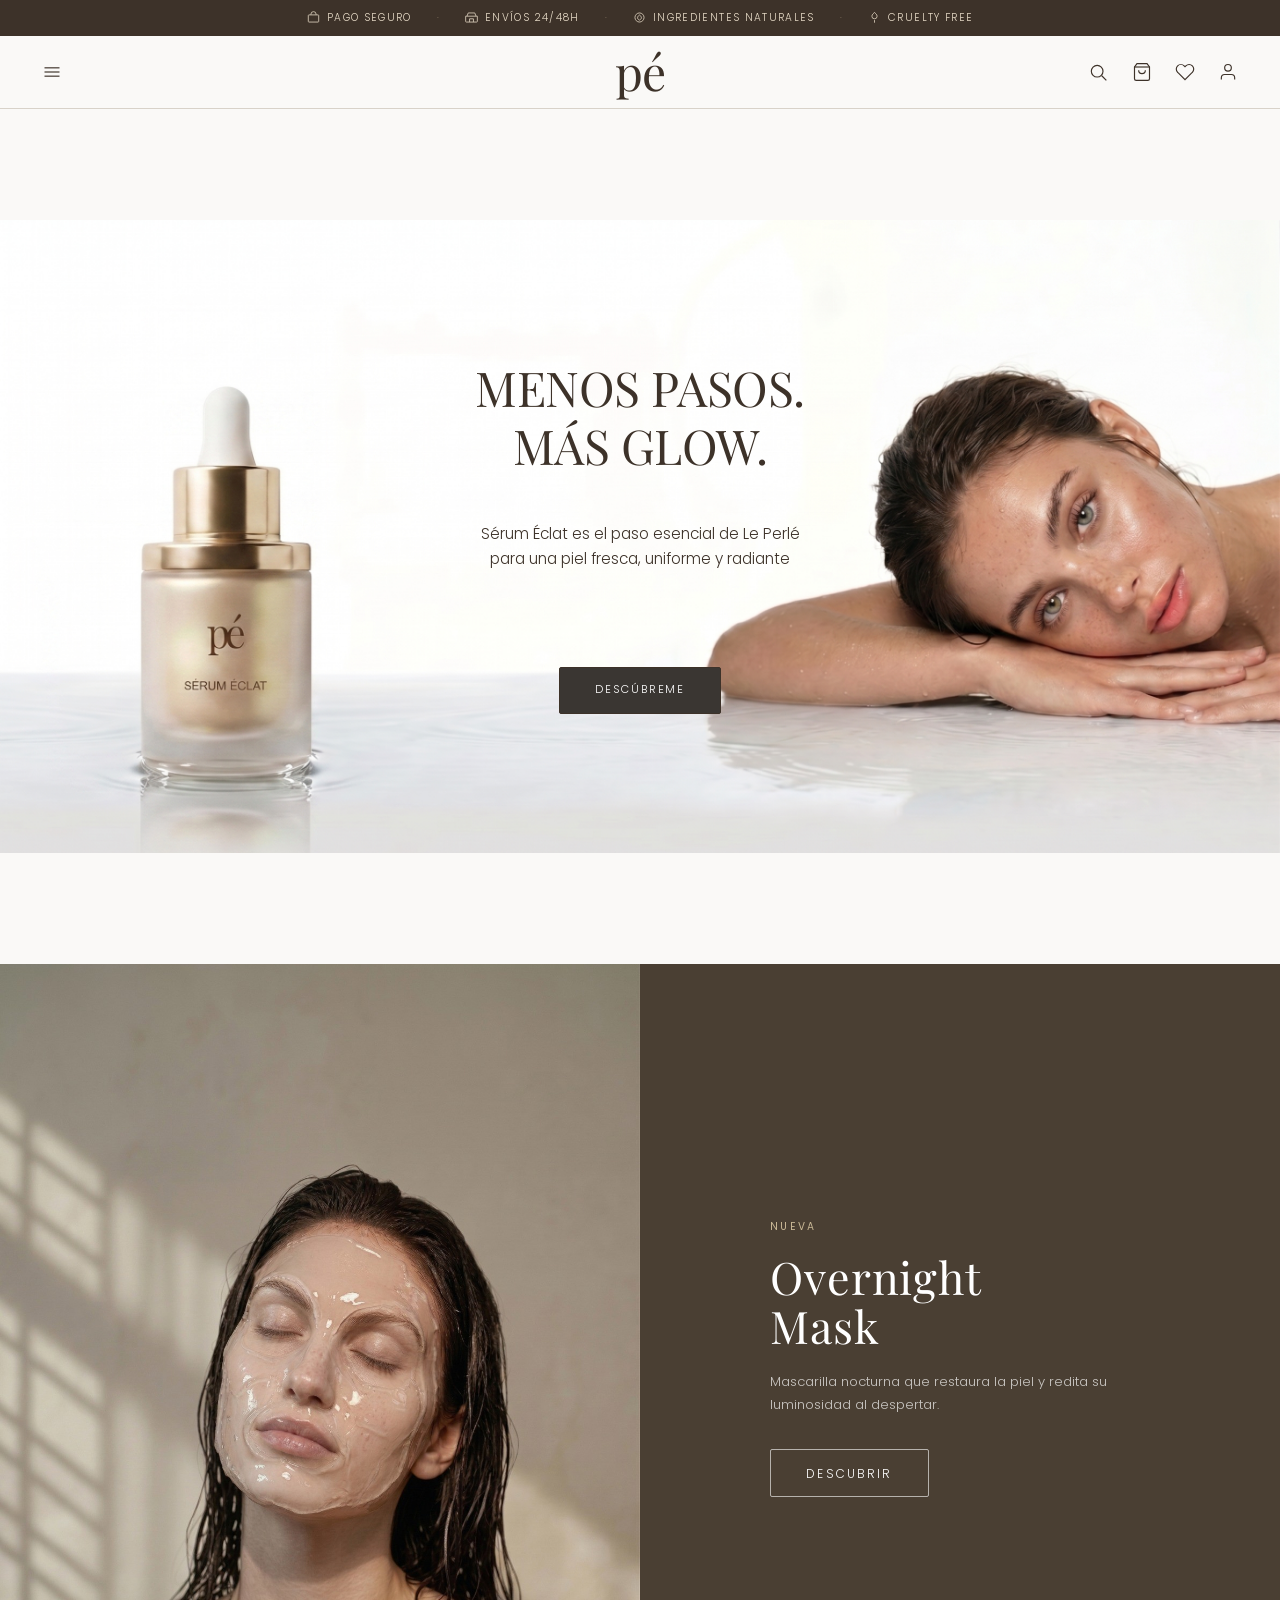
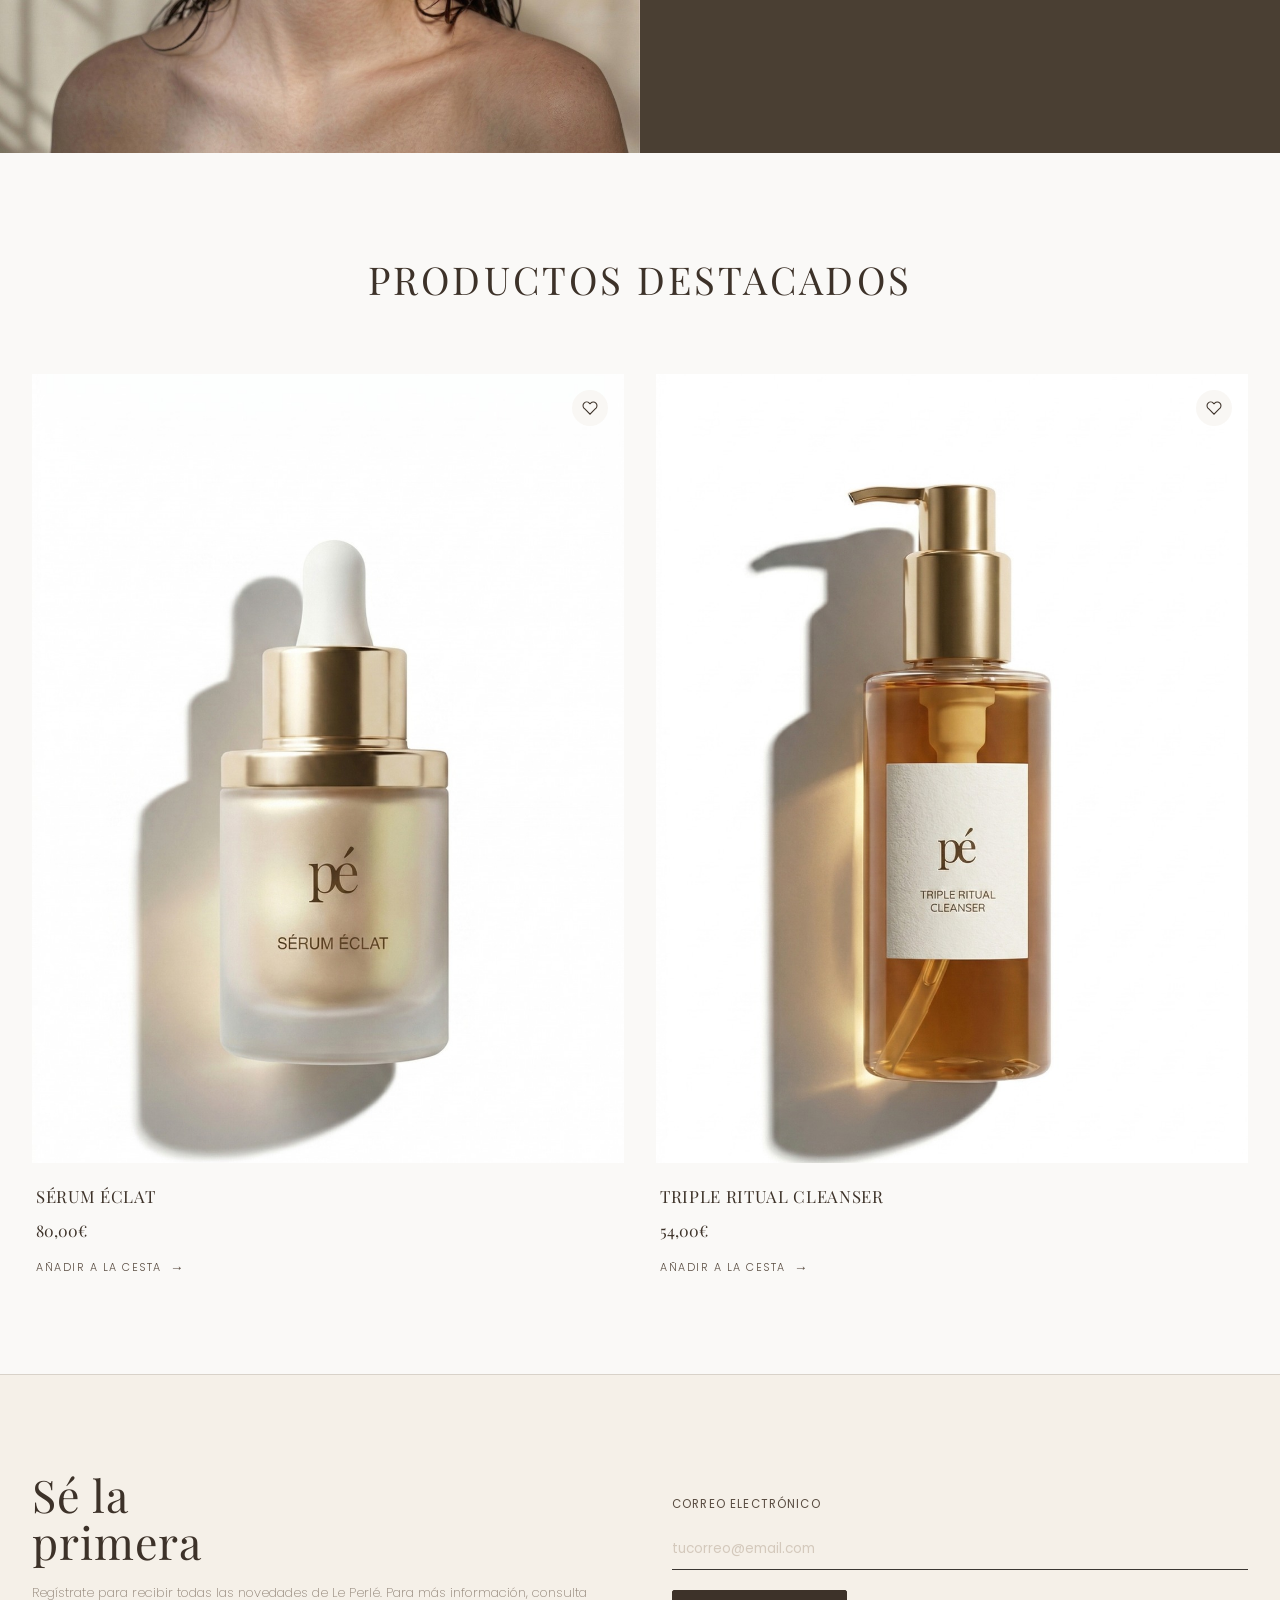
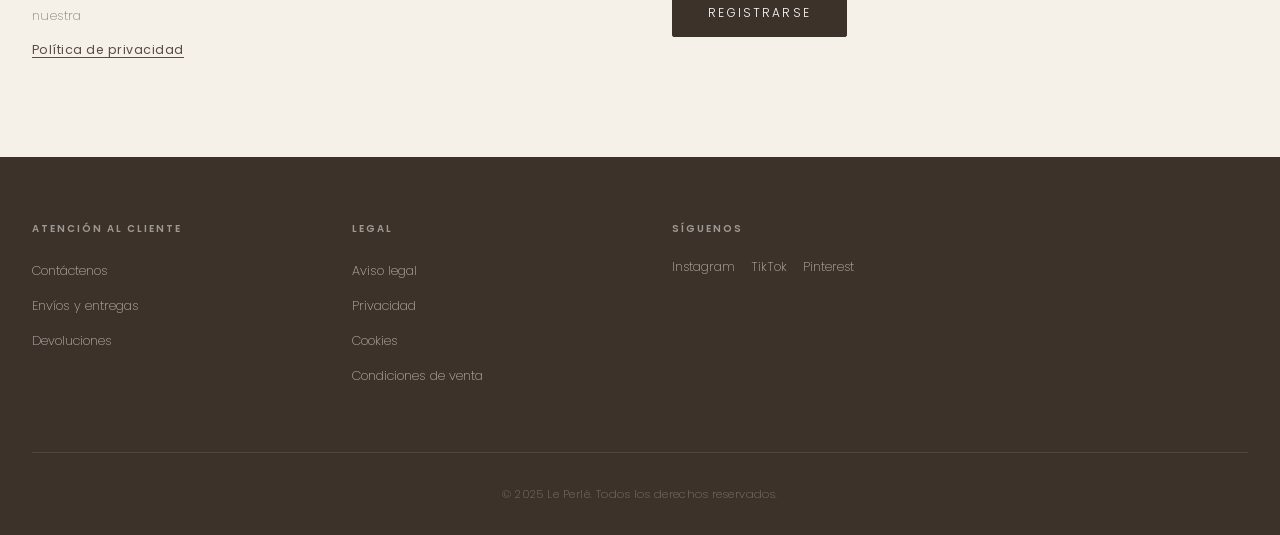
<file: index.html>
<!DOCTYPE html>
<html lang="es">
<head>
  <meta charset="UTF-8">
  <meta name="viewport" content="width=device-width, initial-scale=1.0">
  <title>Le Perlé — Skincare de Lujo</title>
  <meta name="description" content="Descubre la colección de skincare premium de Le Perlé. Productos de alta calidad para el cuidado de tu piel.">
  <link rel="stylesheet" href="styles.css">
  <link rel="preconnect" href="https://fonts.googleapis.com">
  <link rel="preconnect" href="https://fonts.gstatic.com" crossorigin>
</head>
<body>

  <!-- TOP BAR -->
  <div class="promo-bar" aria-label="Información de la marca">
    <div class="promo-bar__track">
      <div class="promo-bar__item">
        <svg viewBox="0 0 20 20" fill="none" stroke="currentColor" stroke-width="1.4" aria-hidden="true"><rect x="2" y="6" width="16" height="11" rx="1"/><path d="M6 6V5a4 4 0 018 0v1"/></svg>
        <span>Pago seguro</span>
      </div>
      <div class="promo-bar__sep" aria-hidden="true">·</div>
      <div class="promo-bar__item">
        <svg viewBox="0 0 20 20" fill="none" stroke="currentColor" stroke-width="1.4" aria-hidden="true"><path d="M3 8l2-5h10l2 5"/><path d="M1 8h18v8a1 1 0 01-1 1H2a1 1 0 01-1-1V8z"/><path d="M7 17v-5h6v5"/></svg>
        <span>Envíos 24/48h</span>
      </div>
      <div class="promo-bar__sep" aria-hidden="true">·</div>
      <div class="promo-bar__item">
        <svg viewBox="0 0 20 20" fill="none" stroke="currentColor" stroke-width="1.4" aria-hidden="true"><circle cx="10" cy="10" r="7"/><path d="M10 6c0 0-3 2-3 4.5S10 14 10 14s3-1.5 3-3.5S10 6 10 6z"/></svg>
        <span>Ingredientes naturales</span>
      </div>
      <div class="promo-bar__sep" aria-hidden="true">·</div>
      <div class="promo-bar__item">
        <svg viewBox="0 0 20 20" fill="none" stroke="currentColor" stroke-width="1.4" aria-hidden="true"><path d="M10 2c-1 2-4 3-4 6a4 4 0 008 0c0-3-3-4-4-6z"/><path d="M10 14v4"/></svg>
        <span>Cruelty Free</span>
      </div>
    </div>
  </div>

  <!-- HEADER -->
  <header class="site-header">
    <div class="header-inner">
      <div class="header-left">
        <button class="icon-btn" data-menu-toggle aria-label="Abrir menú">
          <svg viewBox="0 0 24 24" fill="none" stroke="currentColor"><line x1="3" y1="7" x2="21" y2="7"/><line x1="3" y1="12" x2="21" y2="12"/><line x1="3" y1="17" x2="21" y2="17"/></svg>
        </button>
      </div>
      <a href="index.html" class="header-logo" aria-label="Le Perlé — Inicio">
        <span class="logo-mark">pé</span>
        <span class="logo-sub">Le Perlé</span>
      </a>
      <div class="header-right">
        <button class="icon-btn" data-search-toggle aria-label="Buscar">
          <svg viewBox="0 0 24 24" fill="none" stroke="currentColor"><circle cx="11" cy="11" r="7"/><line x1="16.5" y1="16.5" x2="22" y2="22"/></svg>
        </button>
        <a href="cart.html" class="icon-btn" aria-label="Carrito">
          <svg viewBox="0 0 24 24" fill="none" stroke="currentColor">
            <path d="M6 2L3 6v14a2 2 0 0 0 2 2h14a2 2 0 0 0 2-2V6l-3-4z"></path>
            <line x1="3" y1="6" x2="21" y2="6"></line>
            <path d="M16 10a4 4 0 0 1-8 0"></path>
          </svg>
          <span class="cart-badge">0</span>
        </a>
        <a href="favorites.html" class="icon-btn" aria-label="Favoritos">
          <svg viewBox="0 0 24 24" fill="none" stroke="currentColor"><path d="M20.84 4.61a5.5 5.5 0 00-7.78 0L12 5.67l-1.06-1.06a5.5 5.5 0 00-7.78 7.78l1.06 1.06L12 21.23l7.78-7.78 1.06-1.06a5.5 5.5 0 000-7.78z"/></svg>
          <span class="fav-badge" style="display:none">0</span>
        </a>
        <button class="icon-btn" aria-label="Mi cuenta">
          <svg viewBox="0 0 24 24" fill="none" stroke="currentColor"><path d="M20 21v-2a4 4 0 00-4-4H8a4 4 0 00-4 4v2"/><circle cx="12" cy="7" r="4"/></svg>
        </button>
      </div>
    </div>
  </header>

  <!-- SEARCH PANEL -->
  <div class="search-panel" id="search-panel" role="search">
    <input type="search" placeholder="Buscar productos..." aria-label="Buscar productos">
    <button class="search-close" id="search-close-btn" aria-label="Cerrar búsqueda">
      <svg viewBox="0 0 24 24" fill="none" stroke="currentColor"><line x1="18" y1="6" x2="6" y2="18"/><line x1="6" y1="6" x2="18" y2="18"/></svg>
    </button>
  </div>

  <!-- MENU OVERLAY -->
  <div class="menu-overlay" id="menu-overlay" aria-hidden="true"></div>

  <!-- SIDE MENU -->
  <nav class="side-menu" id="side-menu" aria-label="Menú principal">
    <div class="side-menu-header">
      <a href="index.html" class="header-logo"><span class="logo-mark">pé</span></a>
      <button class="menu-close-btn icon-btn" data-menu-close aria-label="Cerrar menú">
        <svg viewBox="0 0 24 24" fill="none" stroke="currentColor"><line x1="18" y1="6" x2="6" y2="18"/><line x1="6" y1="6" x2="18" y2="18"/></svg>
      </button>
    </div>
    <div class="side-menu-nav">
      <a href="serums.html">Sérums</a>
      <a href="limpiadores.html">Limpiador</a>
      <div class="side-menu-divider"></div>
      <a href="products.html">Ver todos</a>
      <button class="side-menu-club-btn" onclick="document.getElementById('welcome-popup').classList.add('is-open');document.body.style.overflow='hidden';document.querySelector('.side-menu').classList.remove('is-open');document.getElementById('menu-overlay').classList.remove('is-open');">LE PERLÉ CLUB</button>
    </div>
    <div class="side-menu-actions">
      <a href="cart.html">
        <svg viewBox="0 0 24 24" fill="none" stroke="currentColor"><path d="M6 2L3 6v14a2 2 0 0 0 2 2h14a2 2 0 0 0 2-2V6l-3-4z"/><line x1="3" y1="6" x2="21" y2="6"/><path d="M16 10a4 4 0 0 1-8 0"/></svg>
        Carrito
      </a>
      <a href="favorites.html">
        <svg viewBox="0 0 24 24" fill="none" stroke="currentColor"><path d="M20.84 4.61a5.5 5.5 0 00-7.78 0L12 5.67l-1.06-1.06a5.5 5.5 0 00-7.78 7.78l1.06 1.06L12 21.23l7.78-7.78 1.06-1.06a5.5 5.5 0 000-7.78z"/></svg>
        Favoritos
      </a>
      <a href="#" aria-label="Mi cuenta">
        <svg viewBox="0 0 24 24" fill="none" stroke="currentColor"><path d="M20 21v-2a4 4 0 00-4-4H8a4 4 0 00-4 4v2"/><circle cx="12" cy="7" r="4"/></svg>
        Mi cuenta
      </a>
    </div>
  </nav>

  <!-- AUTH MODAL -->
  <div class="modal-overlay" id="auth-modal">
    <div class="modal">
      <button class="modal-close" aria-label="Cerrar">
        <svg viewBox="0 0 24 24" fill="none" stroke="currentColor"><line x1="18" y1="6" x2="6" y2="18"/><line x1="6" y1="6" x2="18" y2="18"/></svg>
      </button>
      
      <!-- Login Form -->
      <form id="login-form" class="modal-form">
        <h2 class="modal-title">Iniciar sesión</h2>
        <p class="modal-subtitle">Accede a tu cuenta Le Perlé</p>
        
        <div class="form-field">
          <label for="login-email">Email</label>
          <input type="email" id="login-email" placeholder="tucorreo@email.com" required>
        </div>
        
        <div class="form-field">
          <label for="login-password">Contraseña</label>
          <input type="password" id="login-password" placeholder="Tu contraseña" required>
        </div>
        
        <p class="form-error"></p>
        
        <div class="modal-actions">
          <button type="submit" class="btn btn--primary btn--full">Entrar</button>
        </div>
        
        <p class="modal-toggle-text">
          ¿No tienes cuenta? <button type="button" id="show-register">Regístrate</button>
        </p>
      </form>
      
      <!-- Register Form -->
      <form id="register-form" class="modal-form hidden" style="display:none">
        <h2 class="modal-title">Crear cuenta</h2>
        <p class="modal-subtitle">Únete a la familia Le Perlé</p>
        
        <div class="form-field">
          <label for="register-name">Nombre</label>
          <input type="text" id="register-name" placeholder="Tu nombre" required>
        </div>
        
        <div class="form-field">
          <label for="register-email">Email</label>
          <input type="email" id="register-email" placeholder="tucorreo@email.com" required>
        </div>
        
        <div class="form-field">
          <label for="register-password">Contraseña</label>
          <input type="password" id="register-password" placeholder="Mínimo 6 caracteres" required>
        </div>
        
        <p class="form-error"></p>
        
        <div class="modal-actions">
          <button type="submit" class="btn btn--primary btn--full">Crear cuenta</button>
        </div>
        
        <p class="modal-toggle-text">
          ¿Ya tienes cuenta? <button type="button" id="show-login">Inicia sesión</button>
        </p>
      </form>
    </div>
  </div>

  <!-- WELCOME POPUP -->
  <div class="modal-overlay" id="welcome-popup">
    <div class="club-popup">
      <button class="club-popup__close" aria-label="Cerrar">
        <svg viewBox="0 0 24 24" fill="none" stroke="currentColor" stroke-width="1.4"><line x1="18" y1="6" x2="6" y2="18"/><line x1="6" y1="6" x2="18" y2="18"/></svg>
      </button>

      <!-- Imagen izquierda -->
      <div class="club-popup__image">
        <img src="IMAGEN DE POPUP.jpg" alt="Glass Skin Le Perlé">
      </div>

      <!-- Formulario derecha -->
      <div class="club-popup__body">
        <h2 class="club-popup__title">Únete a<br>Le Perlé Club</h2>
        <p class="club-popup__subtitle">Sé la primera en acceder a reposiciones y secretos profesionales para una Glass Skin perfecta.</p>

        <form class="club-popup__form" novalidate>
          <div class="club-popup__field">
            <input type="email" id="club-email" placeholder="Correo electrónico" required>
          </div>

          <div class="club-popup__checks">
            <label class="club-popup__check">
              <input type="checkbox" required>
              <span>He leído y acepto la <a href="legal.html">Política de Privacidad</a>.</span>
            </label>
            <label class="club-popup__check">
              <input type="checkbox">
              <span>Acepto recibir comunicaciones comerciales, novedades y contenido exclusivo de Le Perlé</span>
            </label>
          </div>

          <button type="submit" class="club-popup__btn">QUIERO MI PASE VIP</button>
          <button type="button" class="club-popup__skip" data-popup-close>No, gracias</button>
        </form>
      </div>
    </div>
  </div>

  <main>

    <!-- HERO - SERUM ECLAT -->
    <section class="hero-serum" aria-label="Sérum Éclat destacado">
      <img src="IMAGEN 1 HOME.png" alt="Sérum Éclat" class="hero-serum__background">
      <div class="hero-serum__overlay">
        <h1 class="hero-serum__title">MENOS PASOS.<br>MÁS GLOW.</h1>
        <p class="hero-serum__desc">Sérum Éclat es el paso esencial de Le Perlé<br>para una piel fresca, uniforme y radiante</p>
        <a href="product.html?id=serum-eclat-30ml" class="btn btn--primary hero-serum__cta">DESCÚBREME</a>
      </div>
    </section>

    <!-- SPLIT PROMO -->
    <section class="split-promo" aria-label="Overnight Mask">
      <div class="split-promo__side split-promo__side--image">
        <img src="ChicaConSkincare.jpeg" alt="Modelo con producto Le Perlé" style="width:100%;height:100%;object-fit:cover;">
      </div>
      <div class="split-promo__side split-promo__side--dark">
        <div class="split-promo__content">
          <p class="split-promo__eyebrow">Nueva</p>
          <h2 class="split-promo__title">Overnight<br>Mask</h2>
          <p class="split-promo__desc">Mascarilla nocturna que restaura la piel y redita su luminosidad al despertar.</p>
          <a href="product.html?id=overnight-mask-50ml" class="btn btn--outline-light">Descubrir</a>
        </div>
      </div>
    </section>

    <!-- FEATURED PRODUCTS -->
    <section class="featured-products">
      <div class="container">
        <h2 class="section-title">Productos destacados</h2>
        <div class="products-grid">

          <article class="product-card">
            <a href="product.html?id=serum-eclat-30ml">
              <div class="product-card__image-wrap">
                <img src="SerumEclat.jpeg" alt="Sérum Éclat" style="width:100%;height:100%;object-fit:cover;">
                <button class="product-card__fav" data-fav aria-label="Añadir a favoritos">
                  <svg viewBox="0 0 24 24" fill="none" stroke="currentColor"><path d="M20.84 4.61a5.5 5.5 0 00-7.78 0L12 5.67l-1.06-1.06a5.5 5.5 0 00-7.78 7.78l1.06 1.06L12 21.23l7.78-7.78 1.06-1.06a5.5 5.5 0 000-7.78z"/></svg>
                </button>
              </div>
            </a>
            <div class="product-card__info">
              <h3 class="product-card__name">Sérum Éclat</h3>
              <p class="product-card__price">80,00€</p>
              <button class="product-card__add" data-add-cart data-product-id="serum-eclat-30ml" data-product-name="Sérum Éclat" data-product-variant="Glow Light Serum · 30ml" data-product-price="80" data-product-image="SerumEclat.jpeg">Añadir a la cesta</button>
            </div>
          </article>

          <article class="product-card">
            <a href="product.html?id=triple-ritual-cleanser-150ml">
              <div class="product-card__image-wrap">
                <img src="TripleRitualCleanser.jpeg" alt="Triple Ritual Cleanser" style="width:100%;height:100%;object-fit:cover;">
                <button class="product-card__fav" data-fav aria-label="Añadir a favoritos">
                  <svg viewBox="0 0 24 24" fill="none" stroke="currentColor"><path d="M20.84 4.61a5.5 5.5 0 00-7.78 0L12 5.67l-1.06-1.06a5.5 5.5 0 00-7.78 7.78l1.06 1.06L12 21.23l7.78-7.78 1.06-1.06a5.5 5.5 0 000-7.78z"/></svg>
                </button>
              </div>
            </a>
            <div class="product-card__info">
              <h3 class="product-card__name">Triple Ritual Cleanser</h3>
              <p class="product-card__price">54,00€</p>
              <button class="product-card__add" data-add-cart data-product-id="triple-ritual-cleanser-150ml" data-product-name="Triple Ritual Cleanser" data-product-variant="Limpiador facial · 150ml" data-product-price="54" data-product-image="TripleRitualCleanser.jpeg">Añadir a la cesta</button>
            </div>
          </article>
        </div>
      </div>
    </section>

    <!-- SÉ LA PRIMERA / NEWSLETTER -->
    <section class="newsletter-strip">
      <div class="container">
        <div class="newsletter-inner">
          <div class="newsletter-brand">
            <h2 class="newsletter-title">Sé la<br>primera</h2>
            <p>Regístrate para recibir todas las novedades de Le Perlé. Para más información, consulta nuestra</p>
            <a href="legal.html">Política de privacidad</a>
          </div>

          <form class="newsletter-form" novalidate>
            <label for="nl-email">Correo electrónico</label>
            <input type="email" id="nl-email" name="email" placeholder="tucorreo@email.com" autocomplete="email" required>
            <button type="submit" class="btn btn--primary" style="margin-top:0.5rem;align-self:flex-start;">Registrarse</button>
          </form>
        </div>
      </div>
    </section>

  </main>

  <!-- FOOTER -->
  <footer class="site-footer">
    <div class="container">
      <div class="footer-inner">
        <div class="footer-col">
          <h4>Atención al cliente</h4>
          <ul>
            <li><a href="contact.html">Contáctenos</a></li>
            <li><a href="legal.html">Envíos y entregas</a></li>
            <li><a href="legal.html">Devoluciones</a></li>
          </ul>
        </div>
        <div class="footer-col">
          <h4>Legal</h4>
          <ul>
            <li><a href="legal.html">Aviso legal</a></li>
            <li><a href="legal.html">Privacidad</a></li>
            <li><a href="legal.html">Cookies</a></li>
            <li><a href="legal.html">Condiciones de venta</a></li>
          </ul>
        </div>
        <div class="footer-col">
          <h4>Síguenos</h4>
          <div class="footer-social">
            <a href="https://instagram.com" target="_blank" rel="noopener">Instagram</a>
            <a href="https://tiktok.com" target="_blank" rel="noopener">TikTok</a>
            <a href="https://pinterest.com" target="_blank" rel="noopener">Pinterest</a>
          </div>
        </div>
      </div>
      <div class="footer-bottom">
        <p>© 2025 Le Perlé. Todos los derechos reservados.</p>
      </div>
    </div>
  </footer>

  <script src="products-db.js"></script>
  <script src="script.js"></script>
  <script src="cart-system.js"></script>
</body>
</html>
</file>
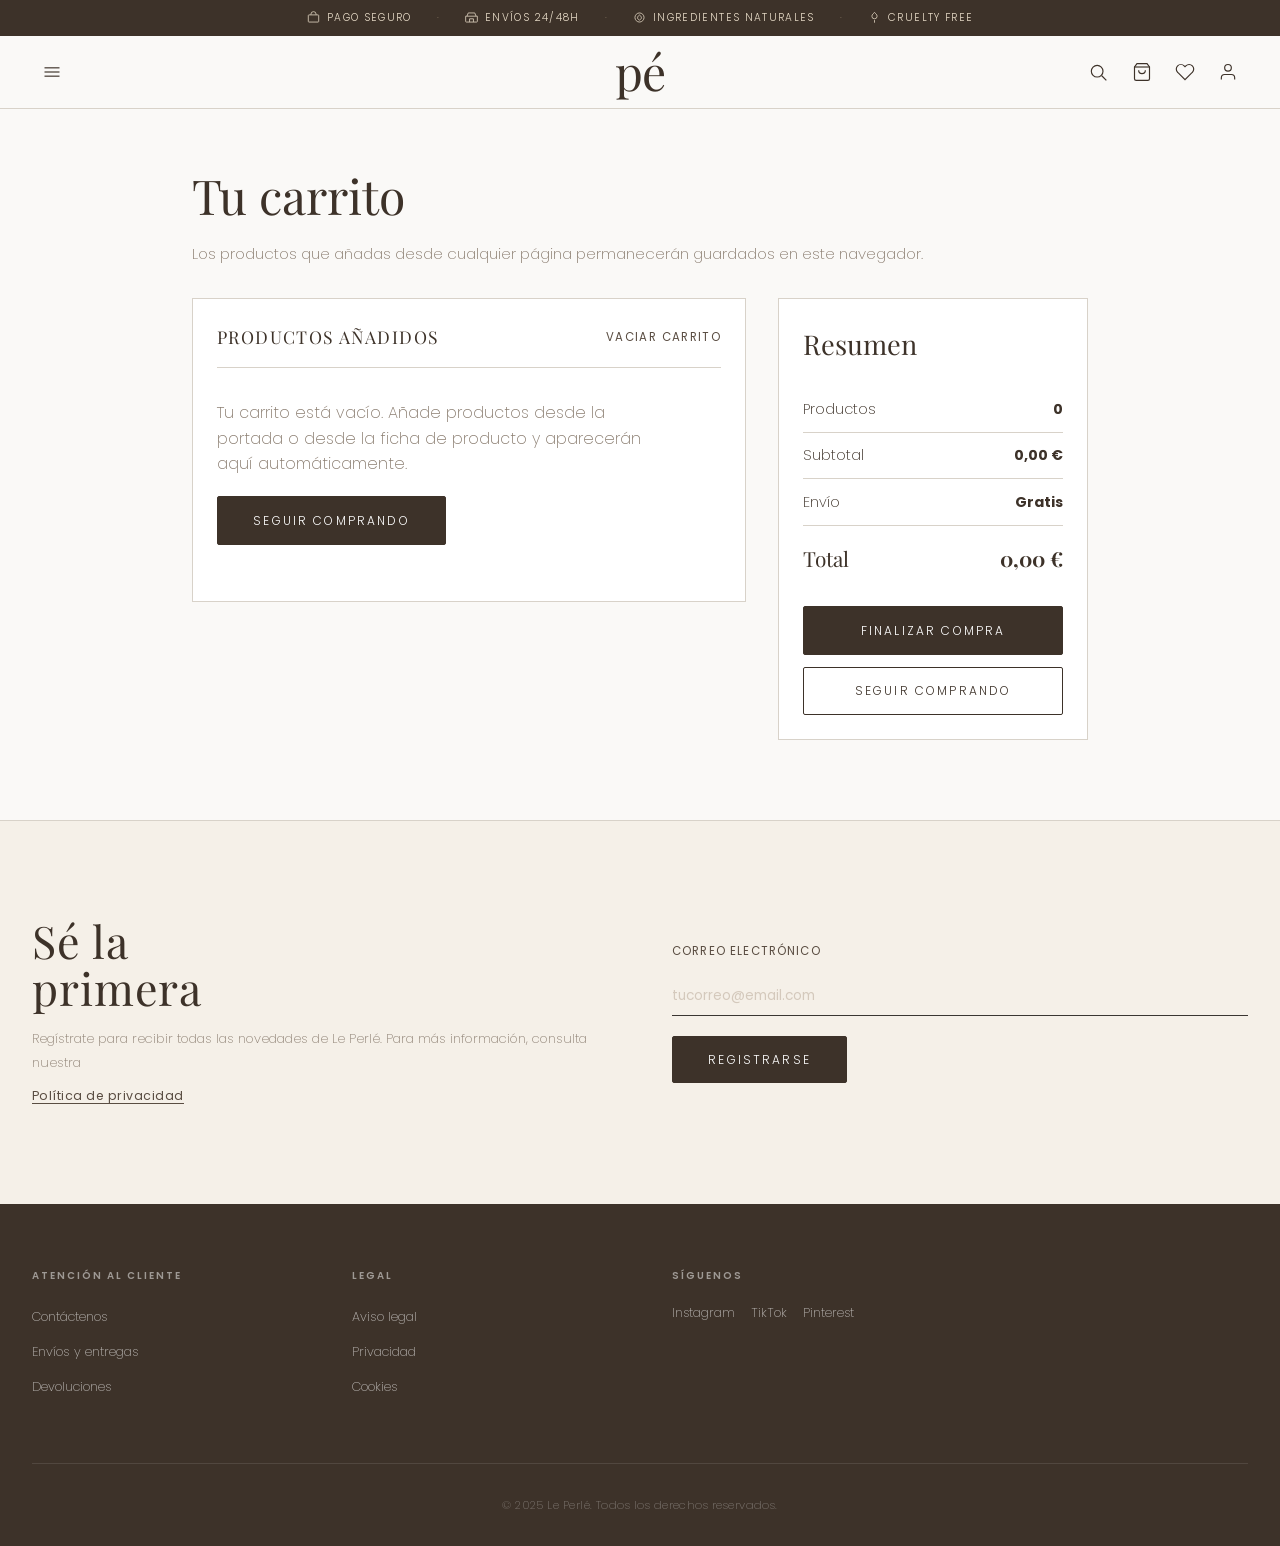
<file: cart.html>
<!DOCTYPE html>
<html lang="es">
<head>
  <meta charset="UTF-8" />
  <meta name="viewport" content="width=device-width, initial-scale=1.0" />
  <title>Carrito - Le Perlé</title>
  <link rel="stylesheet" href="styles.css" />
  <link rel="preconnect" href="https://fonts.googleapis.com" />
  <link rel="preconnect" href="https://fonts.gstatic.com" crossorigin />
</head>
<body>
  <!-- TOP BAR -->
  <div class="promo-bar" aria-label="Información de la marca">
    <div class="promo-bar__track">
      <div class="promo-bar__item">
        <svg viewBox="0 0 20 20" fill="none" stroke="currentColor" stroke-width="1.4" aria-hidden="true"><rect x="2" y="6" width="16" height="11" rx="1"/><path d="M6 6V5a4 4 0 018 0v1"/></svg>
        <span>Pago seguro</span>
      </div>
      <div class="promo-bar__sep" aria-hidden="true">·</div>
      <div class="promo-bar__item">
        <svg viewBox="0 0 20 20" fill="none" stroke="currentColor" stroke-width="1.4" aria-hidden="true"><path d="M3 8l2-5h10l2 5"/><path d="M1 8h18v8a1 1 0 01-1 1H2a1 1 0 01-1-1V8z"/><path d="M7 17v-5h6v5"/></svg>
        <span>Envíos 24/48h</span>
      </div>
      <div class="promo-bar__sep" aria-hidden="true">·</div>
      <div class="promo-bar__item">
        <svg viewBox="0 0 20 20" fill="none" stroke="currentColor" stroke-width="1.4" aria-hidden="true"><circle cx="10" cy="10" r="7"/><path d="M10 6c0 0-3 2-3 4.5S10 14 10 14s3-1.5 3-3.5S10 6 10 6z"/></svg>
        <span>Ingredientes naturales</span>
      </div>
      <div class="promo-bar__sep" aria-hidden="true">·</div>
      <div class="promo-bar__item">
        <svg viewBox="0 0 20 20" fill="none" stroke="currentColor" stroke-width="1.4" aria-hidden="true"><path d="M10 2c-1 2-4 3-4 6a4 4 0 008 0c0-3-3-4-4-6z"/><path d="M10 14v4"/></svg>
        <span>Cruelty Free</span>
      </div>
    </div>
  </div>

  <header class="site-header">
    <div class="header-inner">
      <div class="header-left">
        <button class="icon-btn" data-menu-toggle aria-label="Abrir menú">
          <svg viewBox="0 0 24 24" fill="none" stroke="currentColor"><line x1="3" y1="7" x2="21" y2="7"/><line x1="3" y1="12" x2="21" y2="12"/><line x1="3" y1="17" x2="21" y2="17"/></svg>
        </button>
      </div>
      <a href="index.html" class="header-logo" aria-label="Le Perlé — Inicio">
        <span class="logo-mark">pé</span>
        <span class="logo-sub">Le Perlé</span>
      </a>
      <div class="header-right">
        <button class="icon-btn" data-search-toggle aria-label="Buscar">
          <svg viewBox="0 0 24 24" fill="none" stroke="currentColor"><circle cx="11" cy="11" r="7"/><line x1="16.5" y1="16.5" x2="22" y2="22"/></svg>
        </button>
        <a href="cart.html" class="icon-btn" aria-label="Carrito">
          <svg viewBox="0 0 24 24" fill="none" stroke="currentColor">
            <path d="M6 2L3 6v14a2 2 0 0 0 2 2h14a2 2 0 0 0 2-2V6l-3-4z"></path>
            <line x1="3" y1="6" x2="21" y2="6"></line>
            <path d="M16 10a4 4 0 0 1-8 0"></path>
          </svg>
          <span class="cart-badge">0</span>
        </a>
        <a href="favorites.html" class="icon-btn" aria-label="Favoritos">
          <svg viewBox="0 0 24 24" fill="none" stroke="currentColor"><path d="M20.84 4.61a5.5 5.5 0 00-7.78 0L12 5.67l-1.06-1.06a5.5 5.5 0 00-7.78 7.78l1.06 1.06L12 21.23l7.78-7.78 1.06-1.06a5.5 5.5 0 000-7.78z"/></svg>
          <span class="fav-badge" style="display:none">0</span>
        </a>
        <button class="icon-btn" aria-label="Mi cuenta">
          <svg viewBox="0 0 24 24" fill="none" stroke="currentColor"><path d="M20 21v-2a4 4 0 00-4-4H8a4 4 0 00-4 4v2"/><circle cx="12" cy="7" r="4"/></svg>
        </button>
      </div>
    </div>
  </header>

  <!-- SEARCH PANEL -->
  <div class="search-panel" id="search-panel" role="search">
    <input type="search" placeholder="Buscar productos..." aria-label="Buscar productos">
    <button class="search-close" id="search-close-btn" aria-label="Cerrar búsqueda">
      <svg viewBox="0 0 24 24" fill="none" stroke="currentColor"><line x1="18" y1="6" x2="6" y2="18"/><line x1="6" y1="6" x2="18" y2="18"/></svg>
    </button>
  </div>

  <!-- MENU OVERLAY -->
  <div class="menu-overlay" id="menu-overlay" aria-hidden="true"></div>

  <!-- SIDE MENU -->
  <nav class="side-menu" id="side-menu" aria-label="Menú principal">
    <div class="side-menu-header">
      <a href="index.html" class="header-logo"><span class="logo-mark">pé</span></a>
      <button class="menu-close-btn icon-btn" data-menu-close aria-label="Cerrar menú">
        <svg viewBox="0 0 24 24" fill="none" stroke="currentColor"><line x1="18" y1="6" x2="6" y2="18"/><line x1="6" y1="6" x2="18" y2="18"/></svg>
      </button>
    </div>
    <div class="side-menu-nav">
      <a href="serums.html">Sérums</a>
      <a href="limpiadores.html">Limpiador</a>
      <div class="side-menu-divider"></div>
      <a href="products.html">Ver todos</a>
      <button class="side-menu-club-btn" onclick="document.getElementById('welcome-popup').classList.add('is-open');document.body.style.overflow='hidden';document.querySelector('.side-menu').classList.remove('is-open');document.getElementById('menu-overlay').classList.remove('is-open');">LE PERLÉ CLUB</button>
    </div>
    <div class="side-menu-actions">
      <a href="cart.html">
        <svg viewBox="0 0 24 24" fill="none" stroke="currentColor"><path d="M6 2L3 6v14a2 2 0 0 0 2 2h14a2 2 0 0 0 2-2V6l-3-4z"/><line x1="3" y1="6" x2="21" y2="6"/><path d="M16 10a4 4 0 0 1-8 0"/></svg>
        Carrito
      </a>
      <a href="favorites.html">
        <svg viewBox="0 0 24 24" fill="none" stroke="currentColor"><path d="M20.84 4.61a5.5 5.5 0 00-7.78 0L12 5.67l-1.06-1.06a5.5 5.5 0 00-7.78 7.78l1.06 1.06L12 21.23l7.78-7.78 1.06-1.06a5.5 5.5 0 000-7.78z"/></svg>
        Favoritos
      </a>
      <a href="#" aria-label="Mi cuenta">
        <svg viewBox="0 0 24 24" fill="none" stroke="currentColor"><path d="M20 21v-2a4 4 0 00-4-4H8a4 4 0 00-4 4v2"/><circle cx="12" cy="7" r="4"/></svg>
        Mi cuenta
      </a>
    </div>
  </nav>

  <!-- AUTH MODAL -->
  <div class="modal-overlay" id="auth-modal">
    <div class="modal">
      <button class="modal-close" aria-label="Cerrar">
        <svg viewBox="0 0 24 24" fill="none" stroke="currentColor"><line x1="18" y1="6" x2="6" y2="18"/><line x1="6" y1="6" x2="18" y2="18"/></svg>
      </button>
      
      <form id="login-form" class="modal-form">
        <h2 class="modal-title">Iniciar sesión</h2>
        <p class="modal-subtitle">Accede a tu cuenta Le Perlé</p>
        
        <div class="form-field">
          <label for="login-email">Email</label>
          <input type="email" id="login-email" placeholder="tucorreo@email.com" required>
        </div>
        
        <div class="form-field">
          <label for="login-password">Contraseña</label>
          <input type="password" id="login-password" placeholder="Tu contraseña" required>
        </div>
        
        <p class="form-error"></p>
        
        <div class="modal-actions">
          <button type="submit" class="btn btn--primary btn--full">Entrar</button>
        </div>
        
        <p class="modal-toggle-text">
          ¿No tienes cuenta? <button type="button" id="show-register">Regístrate</button>
        </p>
      </form>
      
      <form id="register-form" class="modal-form hidden" style="display:none">
        <h2 class="modal-title">Crear cuenta</h2>
        <p class="modal-subtitle">Únete a la familia Le Perlé</p>
        
        <div class="form-field">
          <label for="register-name">Nombre</label>
          <input type="text" id="register-name" placeholder="Tu nombre" required>
        </div>
        
        <div class="form-field">
          <label for="register-email">Email</label>
          <input type="email" id="register-email" placeholder="tucorreo@email.com" required>
        </div>
        
        <div class="form-field">
          <label for="register-password">Contraseña</label>
          <input type="password" id="register-password" placeholder="Mínimo 6 caracteres" required>
        </div>
        
        <p class="form-error"></p>
        
        <div class="modal-actions">
          <button type="submit" class="btn btn--primary btn--full">Crear cuenta</button>
        </div>
        
        <p class="modal-toggle-text">
          ¿Ya tienes cuenta? <button type="button" id="show-login">Inicia sesión</button>
        </p>
      </form>
    </div>
  </div>

  <main class="cart-page">
    <div class="container container--narrow">
      <h1 class="cart-heading">Tu carrito</h1>
      <p class="cart-subtitle">
        Los productos que añadas desde cualquier página permanecerán guardados en este navegador.
      </p>

      <div class="cart-layout">
        <section class="cart-panel" aria-labelledby="cart-list-title">
          <div class="cart-toolbar">
            <h2 id="cart-list-title" class="section-title" style="margin:0; text-align:left; font-size:1.1rem;">
              Productos añadidos
            </h2>
            <button class="cart-link-btn" type="button" data-clear-cart>Vaciar carrito</button>
          </div>

          <div class="cart-list" data-cart-list></div>

          <div class="empty-cart" data-empty-cart>
            <p>
              Tu carrito está vacío. Añade productos desde la portada o desde la ficha de producto
              y aparecerán aquí automáticamente.
            </p>
            <a class="btn btn--primary" href="index.html">Seguir comprando</a>
          </div>
        </section>

        <aside class="cart-summary" aria-labelledby="cart-summary-title">
          <h2 id="cart-summary-title">Resumen</h2>

          <div class="summary-row">
            <span>Productos</span>
            <strong data-summary-items>0</strong>
          </div>

          <div class="summary-row">
            <span>Subtotal</span>
            <strong data-summary-subtotal>0,00€</strong>
          </div>

          <div class="summary-row">
            <span>Envío</span>
            <strong>Gratis</strong>
          </div>

          <div class="summary-row summary-row--total">
            <span>Total</span>
            <strong data-summary-total>0,00€</strong>
          </div>

          <div class="cart-actions">
            <a class="btn btn--primary btn--full" href="checkout.html" id="btn-checkout" style="text-align:center;display:block;">Finalizar compra</a>
            <a class="btn btn--outline btn--full" href="index.html">Seguir comprando</a>
          </div>
        </aside>
      </div>
    </div>
  </main>


  <!-- NEWSLETTER -->
  <section class="newsletter-strip">
    <div class="container">
      <div class="newsletter-inner">
        <div class="newsletter-brand">
          <h2 class="newsletter-title">Sé la<br>primera</h2>
          <p>Regístrate para recibir todas las novedades de Le Perlé. Para más información, consulta nuestra</p>
          <a href="legal.html">Política de privacidad</a>
        </div>
        <form class="newsletter-form" novalidate>
          <label for="nl-email">Correo electrónico</label>
          <input type="email" id="nl-email" name="email" placeholder="tucorreo@email.com" autocomplete="email" required>
          <button type="submit" class="btn btn--primary" style="margin-top:0.5rem;align-self:flex-start;">Registrarse</button>
        </form>
      </div>
    </div>
  </section>

  <!-- FOOTER -->
  <footer class="site-footer">
    <div class="container">
      <div class="footer-inner">
        <div class="footer-col">
          <h4>Atención al cliente</h4>
          <ul>
            <li><a href="contact.html">Contáctenos</a></li>
            <li><a href="legal.html">Envíos y entregas</a></li>
            <li><a href="legal.html">Devoluciones</a></li>
          </ul>
        </div>
        <div class="footer-col">
          <h4>Legal</h4>
          <ul>
            <li><a href="legal.html">Aviso legal</a></li>
            <li><a href="legal.html">Privacidad</a></li>
            <li><a href="legal.html">Cookies</a></li>
          </ul>
        </div>
        <div class="footer-col">
          <h4>Síguenos</h4>
          <div class="footer-social">
            <a href="https://instagram.com" target="_blank" rel="noopener">Instagram</a>
            <a href="https://tiktok.com" target="_blank" rel="noopener">TikTok</a>
            <a href="https://pinterest.com" target="_blank" rel="noopener">Pinterest</a>
          </div>
        </div>
      </div>
      <div class="footer-bottom">
        <p>© 2025 Le Perlé. Todos los derechos reservados.</p>
      </div>
    </div>
  </footer>

  <script src="products-db.js"></script>
  <script src="script.js"></script>
  <script src="cart-system.js"></script>
</body>
</html>
</file>
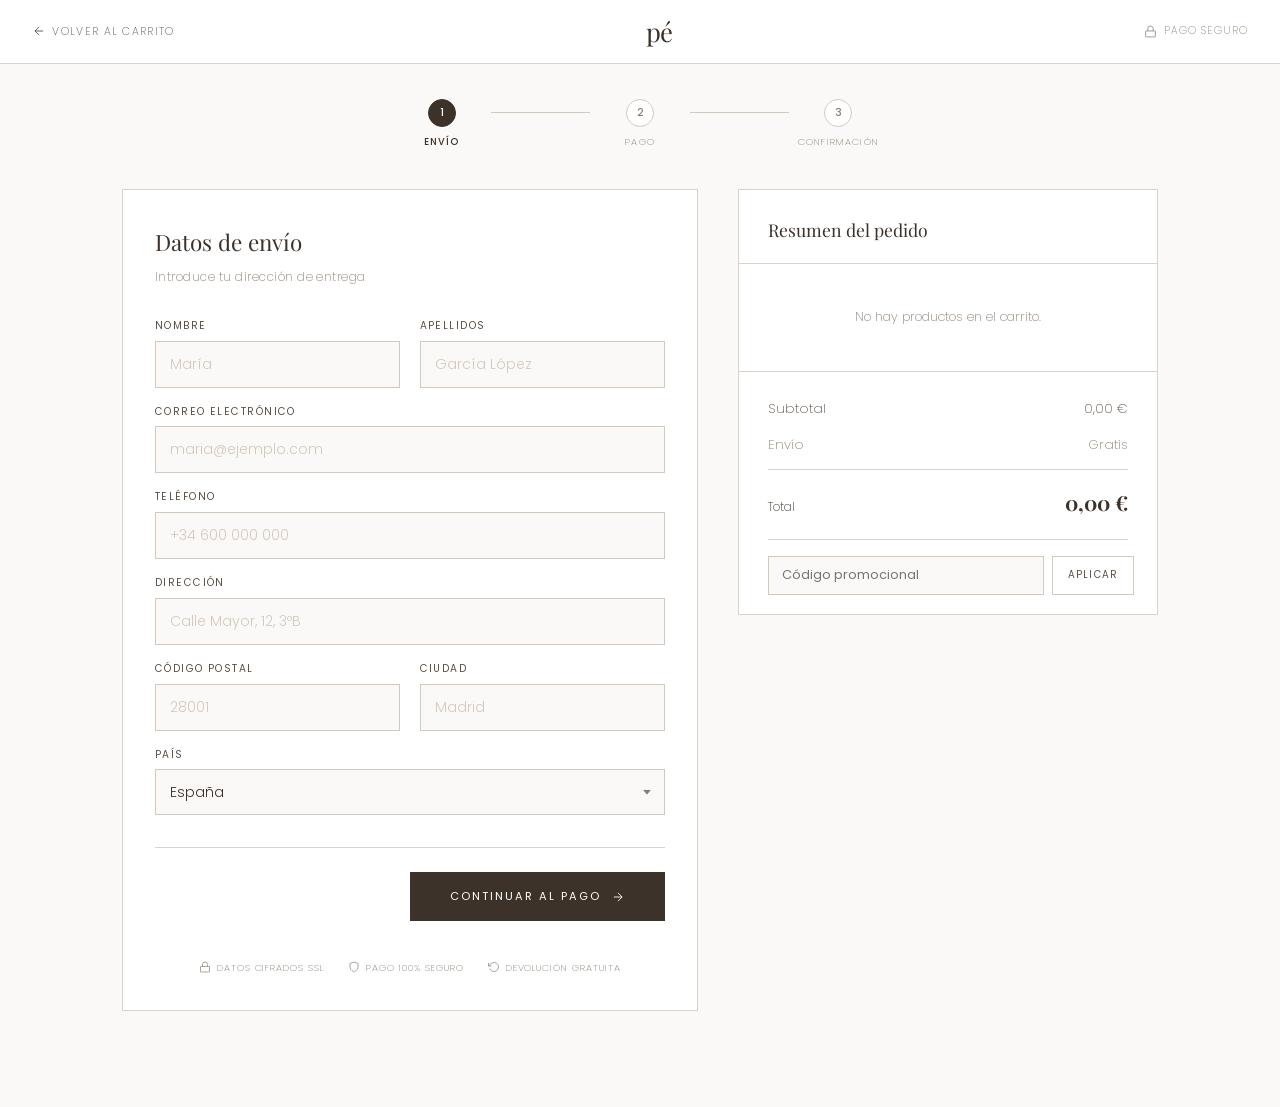
<file: checkout.html>
<!DOCTYPE html>
<html lang="es">
<head>
  <meta charset="UTF-8" />
  <meta name="viewport" content="width=device-width, initial-scale=1.0" />
  <title>Checkout — Le Perlé</title>
  <link rel="stylesheet" href="styles.css" />
  <link rel="preconnect" href="https://fonts.googleapis.com" />
  <link rel="preconnect" href="https://fonts.gstatic.com" crossorigin />
  <style>
    /* ── CHECKOUT PAGE ───────────────────────────────────── */
    .checkout-page {
      min-height: 100vh;
      background: var(--clr-bg);
      padding-bottom: 6rem;
    }

    /* Minimal header for checkout */
    .checkout-header {
      border-bottom: var(--border);
      background: var(--clr-white);
      padding: 0 var(--sp-md);
      height: 64px;
      display: flex;
      align-items: center;
      justify-content: space-between;
      position: sticky;
      top: 0;
      z-index: 100;
    }
    .checkout-header__logo {
      display: flex;
      flex-direction: column;
      align-items: flex-start;
      line-height: 1;
      gap: 1px;
    }
    .checkout-header__logo .logo-mark {
      font-family: var(--font-serif);
      font-size: 1.6rem;
      font-weight: 400;
      letter-spacing: -0.02em;
      color: var(--clr-black);
    }
    .checkout-header__logo .logo-sub {
      font-family: var(--font-sans);
      font-size: 0.52rem;
      letter-spacing: 0.22em;
      text-transform: uppercase;
      color: var(--clr-gray-mid);
      font-weight: 300;
    }
    .checkout-header__back {
      font-family: var(--font-sans);
      font-size: 0.68rem;
      letter-spacing: 0.12em;
      text-transform: uppercase;
      color: var(--clr-gray-dark);
      display: flex;
      align-items: center;
      gap: 0.4rem;
      text-decoration: none;
      transition: color 0.2s;
    }
    .checkout-header__back:hover { color: var(--clr-black); }
    .checkout-header__secure {
      display: flex;
      align-items: center;
      gap: 0.4rem;
      font-size: 0.65rem;
      letter-spacing: 0.1em;
      text-transform: uppercase;
      color: var(--clr-gray-mid);
    }
    .checkout-header__secure svg { width: 13px; height: 13px; }

    /* Step progress */
    .checkout-steps {
      display: flex;
      align-items: center;
      justify-content: center;
      gap: 0;
      padding: 2.2rem var(--sp-md) 0;
      max-width: 560px;
      margin: 0 auto;
    }
    .step {
      display: flex;
      flex-direction: column;
      align-items: center;
      gap: 0.4rem;
      position: relative;
      flex: 1;
    }
    .step__circle {
      width: 28px;
      height: 28px;
      border-radius: 50%;
      border: 1px solid var(--clr-gray-light);
      background: var(--clr-white);
      display: flex;
      align-items: center;
      justify-content: center;
      font-family: var(--font-sans);
      font-size: 0.65rem;
      font-weight: 500;
      color: var(--clr-gray-mid);
      letter-spacing: 0;
      transition: all 0.3s;
      position: relative;
      z-index: 1;
    }
    .step.is-active .step__circle {
      background: var(--clr-black);
      border-color: var(--clr-black);
      color: var(--clr-white);
    }
    .step.is-done .step__circle {
      background: var(--clr-bg-dark);
      border-color: var(--clr-bg-dark);
      color: var(--clr-champagne);
    }
    .step__label {
      font-family: var(--font-sans);
      font-size: 0.6rem;
      letter-spacing: 0.12em;
      text-transform: uppercase;
      color: var(--clr-gray-mid);
      transition: color 0.3s;
    }
    .step.is-active .step__label { color: var(--clr-black); font-weight: 500; }
    .step__line {
      flex: 1;
      height: 1px;
      background: var(--clr-gray-light);
      margin-bottom: 1.4rem;
      transition: background 0.3s;
    }
    .step__line.is-done { background: var(--clr-bg-dark); }

    /* Layout */
    .checkout-layout {
      display: grid;
      grid-template-columns: 1fr 420px;
      gap: 2.5rem;
      max-width: 1100px;
      margin: 2.5rem auto 0;
      padding: 0 var(--sp-md);
      align-items: start;
    }

    /* Form card */
    .checkout-form-card {
      background: var(--clr-white);
      border: var(--border);
    }

    .checkout-section {
      display: none;
      padding: 2.2rem 2rem;
    }
    .checkout-section.is-active { display: block; }
    .checkout-section.is-done { display: none; }

    .checkout-section__title {
      font-family: var(--font-serif);
      font-size: 1.4rem;
      font-weight: 400;
      margin-bottom: 0.35rem;
      color: var(--clr-black);
    }
    .checkout-section__subtitle {
      font-size: 0.75rem;
      color: var(--clr-gray-mid);
      letter-spacing: 0.04em;
      margin-bottom: 2rem;
    }

    /* Form fields */
    .co-form-grid {
      display: grid;
      grid-template-columns: 1fr 1fr;
      gap: 1rem 1.2rem;
    }
    .co-form-grid--full { grid-template-columns: 1fr; }
    .co-field {
      display: flex;
      flex-direction: column;
      gap: 0.4rem;
    }
    .co-field--span { grid-column: 1 / -1; }
    .co-label {
      font-family: var(--font-sans);
      font-size: 0.64rem;
      letter-spacing: 0.14em;
      text-transform: uppercase;
      color: var(--clr-gray-dark);
      font-weight: 400;
    }
    .co-input,
    .co-select {
      font-family: var(--font-sans);
      font-size: 0.88rem;
      font-weight: 300;
      color: var(--clr-black);
      background: var(--clr-bg);
      border: 1px solid var(--clr-gray-light);
      padding: 0.75rem 0.9rem;
      outline: none;
      transition: border-color 0.2s;
      border-radius: 0;
      appearance: none;
      -webkit-appearance: none;
      width: 100%;
    }
    .co-input:focus,
    .co-select:focus {
      border-color: var(--clr-black);
      background: var(--clr-white);
    }
    .co-input::placeholder { color: var(--clr-gray-light); }
    .co-select-wrap {
      position: relative;
    }
    .co-select-wrap::after {
      content: '';
      position: absolute;
      right: 14px;
      top: 50%;
      transform: translateY(-50%);
      width: 8px;
      height: 5px;
      clip-path: polygon(0 0, 100% 0, 50% 100%);
      background: var(--clr-gray-mid);
      pointer-events: none;
    }

    /* Payment methods */
    .payment-methods {
      display: grid;
      gap: 0.75rem;
      margin-bottom: 1.8rem;
    }
    .payment-method {
      display: flex;
      align-items: center;
      gap: 1rem;
      padding: 1rem 1.1rem;
      border: 1px solid var(--clr-gray-light);
      cursor: pointer;
      transition: border-color 0.2s, background 0.2s;
      background: var(--clr-bg);
    }
    .payment-method:hover { border-color: var(--clr-gray-dark); }
    .payment-method.is-selected {
      border-color: var(--clr-black);
      background: var(--clr-white);
    }
    .payment-method__radio {
      width: 18px;
      height: 18px;
      border-radius: 50%;
      border: 1.5px solid var(--clr-gray-light);
      flex-shrink: 0;
      display: flex;
      align-items: center;
      justify-content: center;
      transition: border-color 0.2s;
    }
    .payment-method.is-selected .payment-method__radio {
      border-color: var(--clr-black);
    }
    .payment-method.is-selected .payment-method__radio::after {
      content: '';
      width: 9px;
      height: 9px;
      border-radius: 50%;
      background: var(--clr-black);
    }
    .payment-method__icon {
      display: flex;
      align-items: center;
      gap: 0.4rem;
    }
    .payment-method__icon svg { width: 22px; height: 22px; color: var(--clr-gray-dark); }
    .payment-method__name {
      font-family: var(--font-sans);
      font-size: 0.82rem;
      font-weight: 400;
      color: var(--clr-black);
      letter-spacing: 0.02em;
    }
    .payment-method__logos {
      margin-left: auto;
      display: flex;
      gap: 0.4rem;
    }
    .card-logo {
      height: 22px;
      width: auto;
      border-radius: 3px;
      border: 1px solid var(--clr-gray-light);
      padding: 2px 5px;
      font-size: 0.55rem;
      font-weight: 700;
      letter-spacing: 0.05em;
      display: flex;
      align-items: center;
      color: var(--clr-gray-dark);
      background: var(--clr-white);
      font-family: var(--font-sans);
    }
    .card-logo--visa { color: #1a1f71; }
    .card-logo--mc { color: #eb001b; }

    /* Card fields */
    .card-fields {
      display: none;
      margin-top: 1.5rem;
    }
    .card-fields.is-visible { display: grid; gap: 1rem; }
    .card-number-wrap {
      position: relative;
    }
    .card-number-wrap .co-input { padding-right: 3rem; }
    .card-type-icon {
      position: absolute;
      right: 12px;
      top: 50%;
      transform: translateY(-50%);
      font-size: 0.6rem;
      font-weight: 700;
      color: var(--clr-gray-mid);
      letter-spacing: 0.05em;
      font-family: var(--font-sans);
    }

    /* Section nav */
    .checkout-nav {
      display: flex;
      align-items: center;
      justify-content: space-between;
      margin-top: 2rem;
      padding-top: 1.5rem;
      border-top: var(--border);
      gap: 1rem;
    }
    .checkout-nav__back {
      font-family: var(--font-sans);
      font-size: 0.68rem;
      letter-spacing: 0.12em;
      text-transform: uppercase;
      color: var(--clr-gray-mid);
      cursor: pointer;
      transition: color 0.2s;
      background: none;
      border: none;
    }
    .checkout-nav__back:hover { color: var(--clr-black); }
    .btn-checkout {
      font-family: var(--font-sans);
      font-size: 0.7rem;
      font-weight: 400;
      letter-spacing: 0.18em;
      text-transform: uppercase;
      background: var(--clr-black);
      color: var(--clr-white);
      border: none;
      padding: 1rem 2.5rem;
      cursor: pointer;
      transition: background 0.25s, transform 0.15s;
      display: flex;
      align-items: center;
      gap: 0.6rem;
    }
    .btn-checkout:hover { background: var(--clr-bg-mid); }
    .btn-checkout:active { transform: scale(0.98); }
    .btn-checkout.is-loading {
      pointer-events: none;
      opacity: 0.7;
    }
    .btn-checkout svg { width: 14px; height: 14px; }

    /* Trust badges */
    .checkout-trust {
      display: flex;
      align-items: center;
      justify-content: center;
      gap: 1.5rem;
      margin-top: 1.2rem;
      padding-top: 1.2rem;
    }
    .trust-item {
      display: flex;
      align-items: center;
      gap: 0.35rem;
      font-size: 0.6rem;
      letter-spacing: 0.1em;
      text-transform: uppercase;
      color: var(--clr-gray-mid);
    }
    .trust-item svg { width: 12px; height: 12px; }

    /* Order summary sidebar */
    .checkout-summary {
      background: var(--clr-white);
      border: var(--border);
      position: sticky;
      top: 80px;
    }
    .checkout-summary__header {
      padding: 1.6rem 1.8rem 1.2rem;
      border-bottom: var(--border);
    }
    .checkout-summary__title {
      font-family: var(--font-serif);
      font-size: 1.1rem;
      font-weight: 400;
      color: var(--clr-black);
    }
    .checkout-summary__toggle {
      display: none;
    }
    .checkout-summary__items {
      padding: 1.2rem 1.8rem;
      display: flex;
      flex-direction: column;
      gap: 1rem;
      border-bottom: var(--border);
    }
    .co-item {
      display: grid;
      grid-template-columns: 52px 1fr auto;
      gap: 0.8rem;
      align-items: center;
    }
    .co-item__img {
      width: 52px;
      height: 64px;
      background: var(--clr-bg-alt);
      overflow: hidden;
      position: relative;
    }
    .co-item__img img {
      width: 100%;
      height: 100%;
      object-fit: cover;
    }
    .co-item__badge {
      position: absolute;
      top: -6px;
      right: -6px;
      width: 18px;
      height: 18px;
      border-radius: 50%;
      background: var(--clr-bg-dark);
      color: var(--clr-champagne);
      font-size: 0.55rem;
      display: flex;
      align-items: center;
      justify-content: center;
      font-family: var(--font-sans);
      font-weight: 500;
    }
    .co-item__name {
      font-family: var(--font-sans);
      font-size: 0.8rem;
      font-weight: 400;
      color: var(--clr-black);
      margin-bottom: 0.15rem;
    }
    .co-item__variant {
      font-size: 0.68rem;
      color: var(--clr-gray-mid);
      letter-spacing: 0.05em;
    }
    .co-item__price {
      font-family: var(--font-serif);
      font-size: 0.95rem;
      color: var(--clr-black);
      white-space: nowrap;
    }
    .co-item__empty {
      padding: 1.5rem 0;
      text-align: center;
      font-size: 0.8rem;
      color: var(--clr-gray-mid);
    }

    .checkout-summary__totals {
      padding: 1.2rem 1.8rem;
    }
    .co-total-row {
      display: flex;
      justify-content: space-between;
      align-items: baseline;
      padding: 0.45rem 0;
      font-size: 0.83rem;
      color: var(--clr-gray-dark);
    }
    .co-total-row--main {
      font-family: var(--font-serif);
      font-size: 1.3rem;
      color: var(--clr-black);
      padding-top: 1rem;
      margin-top: 0.4rem;
      border-top: var(--border);
    }
    .co-total-row--main span { font-family: var(--font-sans); font-size: 0.75rem; }
    .co-total-row--free { color: var(--clr-gray-mid); }
    .co-coupon {
      margin-top: 0.8rem;
      padding-top: 1rem;
      border-top: var(--border);
      display: flex;
      gap: 0.5rem;
    }
    .co-coupon input {
      flex: 1;
      font-family: var(--font-sans);
      font-size: 0.8rem;
      border: 1px solid var(--clr-gray-light);
      padding: 0.6rem 0.8rem;
      background: var(--clr-bg);
      outline: none;
      color: var(--clr-black);
    }
    .co-coupon input:focus { border-color: var(--clr-black); }
    .co-coupon button {
      font-family: var(--font-sans);
      font-size: 0.62rem;
      letter-spacing: 0.12em;
      text-transform: uppercase;
      background: none;
      border: 1px solid var(--clr-gray-light);
      color: var(--clr-gray-dark);
      padding: 0.6rem 0.9rem;
      cursor: pointer;
      transition: all 0.2s;
      white-space: nowrap;
    }
    .co-coupon button:hover {
      border-color: var(--clr-black);
      color: var(--clr-black);
    }

    /* Confirmation screen */
    .checkout-confirm {
      display: none;
      padding: 4rem var(--sp-md);
      text-align: center;
      max-width: 560px;
      margin: 0 auto;
    }
    .checkout-confirm.is-active { display: block; }
    .confirm-icon {
      width: 64px;
      height: 64px;
      border-radius: 50%;
      background: var(--clr-bg-alt);
      display: flex;
      align-items: center;
      justify-content: center;
      margin: 0 auto 2rem;
    }
    .confirm-icon svg { width: 28px; height: 28px; color: var(--clr-bg-dark); }
    .confirm-eyebrow {
      font-family: var(--font-sans);
      font-size: 0.65rem;
      letter-spacing: 0.2em;
      text-transform: uppercase;
      color: var(--clr-gray-mid);
      margin-bottom: 0.8rem;
    }
    .confirm-title {
      font-family: var(--font-serif);
      font-size: clamp(2rem, 4vw, 2.8rem);
      font-weight: 400;
      margin-bottom: 1rem;
      line-height: 1.15;
    }
    .confirm-subtitle {
      font-size: 0.88rem;
      color: var(--clr-gray-mid);
      line-height: 1.7;
      max-width: 40ch;
      margin: 0 auto 2.5rem;
    }
    .confirm-order-number {
      font-family: var(--font-sans);
      font-size: 0.68rem;
      letter-spacing: 0.18em;
      text-transform: uppercase;
      color: var(--clr-gray-mid);
      margin-bottom: 2rem;
      display: block;
    }
    .confirm-order-number span {
      color: var(--clr-black);
      font-weight: 500;
    }
    .confirm-details {
      display: grid;
      grid-template-columns: 1fr 1fr;
      gap: 1px;
      background: var(--clr-gray-light);
      border: var(--border);
      margin-bottom: 2.5rem;
      text-align: left;
    }
    .confirm-detail {
      background: var(--clr-white);
      padding: 1.2rem 1.4rem;
    }
    .confirm-detail__label {
      font-size: 0.6rem;
      letter-spacing: 0.14em;
      text-transform: uppercase;
      color: var(--clr-gray-mid);
      margin-bottom: 0.35rem;
    }
    .confirm-detail__value {
      font-family: var(--font-sans);
      font-size: 0.85rem;
      color: var(--clr-black);
      font-weight: 400;
    }

    /* Responsive */
    @media (max-width: 900px) {
      .checkout-layout {
        grid-template-columns: 1fr;
        gap: 1.5rem;
      }
      .checkout-summary {
        position: static;
        order: -1;
      }
      .checkout-summary__toggle {
        display: flex;
        align-items: center;
        justify-content: space-between;
        padding: 1.2rem 1.8rem;
        cursor: pointer;
        border-bottom: var(--border);
        font-size: 0.78rem;
        letter-spacing: 0.08em;
        text-transform: uppercase;
        color: var(--clr-gray-dark);
        user-select: none;
      }
      .checkout-summary__items,
      .checkout-summary__header,
      .checkout-summary__totals { display: none; }
      .checkout-summary.is-open .checkout-summary__items,
      .checkout-summary.is-open .checkout-summary__totals { display: flex; flex-direction: column; }
      .checkout-summary.is-open .checkout-summary__header { display: block; }
      .checkout-summary.is-open .checkout-summary__toggle { border-bottom: var(--border); }
    }
    @media (max-width: 600px) {
      .checkout-section { padding: 1.6rem 1.2rem; }
      .co-form-grid { grid-template-columns: 1fr; }
      .co-field--span { grid-column: 1; }
      .checkout-steps { padding-top: 1.6rem; }
      .confirm-details { grid-template-columns: 1fr; }
      .checkout-nav { flex-direction: column-reverse; align-items: stretch; }
      .btn-checkout { justify-content: center; }
    }
  </style>
</head>
<body>

  <!-- CHECKOUT HEADER (minimal) -->
  <header class="checkout-header">
    <a href="cart.html" class="checkout-header__back">
      <svg viewBox="0 0 24 24" fill="none" stroke="currentColor" stroke-width="1.5" width="14" height="14"><path d="M19 12H5M12 5l-7 7 7 7"/></svg>
      Volver al carrito
    </a>
    <a href="index.html" class="checkout-header__logo" aria-label="Le Perlé">
      <span class="logo-mark">pé</span>
      <span class="logo-sub">Le Perlé</span>
    </a>
    <div class="checkout-header__secure">
      <svg viewBox="0 0 24 24" fill="none" stroke="currentColor" stroke-width="1.4"><rect x="3" y="11" width="18" height="11" rx="1"/><path d="M7 11V7a5 5 0 0110 0v4"/></svg>
      Pago seguro
    </div>
  </header>

  <div class="checkout-page">

    <!-- STEP INDICATOR -->
    <div class="checkout-steps" id="checkout-steps">
      <div class="step is-active" data-step="1">
        <div class="step__circle">1</div>
        <div class="step__label">Envío</div>
      </div>
      <div class="step__line" id="line-1"></div>
      <div class="step" data-step="2">
        <div class="step__circle">2</div>
        <div class="step__label">Pago</div>
      </div>
      <div class="step__line" id="line-2"></div>
      <div class="step" data-step="3">
        <div class="step__circle">3</div>
        <div class="step__label">Confirmación</div>
      </div>
    </div>

    <div class="checkout-layout" id="checkout-layout">

      <!-- LEFT: FORM -->
      <div class="checkout-form-card">

        <!-- STEP 1: SHIPPING -->
        <div class="checkout-section is-active" id="section-1">
          <h2 class="checkout-section__title">Datos de envío</h2>
          <p class="checkout-section__subtitle">Introduce tu dirección de entrega</p>

          <div class="co-form-grid">
            <div class="co-field">
              <label class="co-label" for="co-nombre">Nombre</label>
              <input class="co-input" type="text" id="co-nombre" placeholder="María" autocomplete="given-name" required>
            </div>
            <div class="co-field">
              <label class="co-label" for="co-apellidos">Apellidos</label>
              <input class="co-input" type="text" id="co-apellidos" placeholder="García López" autocomplete="family-name" required>
            </div>
            <div class="co-field co-field--span">
              <label class="co-label" for="co-email">Correo electrónico</label>
              <input class="co-input" type="email" id="co-email" placeholder="maria@ejemplo.com" autocomplete="email" required>
            </div>
            <div class="co-field co-field--span">
              <label class="co-label" for="co-telefono">Teléfono</label>
              <input class="co-input" type="tel" id="co-telefono" placeholder="+34 600 000 000" autocomplete="tel">
            </div>
            <div class="co-field co-field--span">
              <label class="co-label" for="co-direccion">Dirección</label>
              <input class="co-input" type="text" id="co-direccion" placeholder="Calle Mayor, 12, 3ºB" autocomplete="street-address" required>
            </div>
            <div class="co-field">
              <label class="co-label" for="co-cp">Código postal</label>
              <input class="co-input" type="text" id="co-cp" placeholder="28001" autocomplete="postal-code" required maxlength="5">
            </div>
            <div class="co-field">
              <label class="co-label" for="co-ciudad">Ciudad</label>
              <input class="co-input" type="text" id="co-ciudad" placeholder="Madrid" autocomplete="address-level2" required>
            </div>
            <div class="co-field co-field--span">
              <label class="co-label" for="co-pais">País</label>
              <div class="co-select-wrap">
                <select class="co-select" id="co-pais" autocomplete="country" required>
                  <option value="ES" selected>España</option>
                  <option value="PT">Portugal</option>
                  <option value="FR">Francia</option>
                  <option value="IT">Italia</option>
                  <option value="DE">Alemania</option>
                  <option value="GB">Reino Unido</option>
                  <option value="US">Estados Unidos</option>
                </select>
              </div>
            </div>
          </div>

          <div class="checkout-nav">
            <span></span>
            <button class="btn-checkout" id="btn-to-payment">
              Continuar al pago
              <svg viewBox="0 0 24 24" fill="none" stroke="currentColor" stroke-width="1.5"><path d="M5 12h14M12 5l7 7-7 7"/></svg>
            </button>
          </div>

          <div class="checkout-trust">
            <div class="trust-item">
              <svg viewBox="0 0 24 24" fill="none" stroke="currentColor" stroke-width="1.4"><rect x="3" y="11" width="18" height="11" rx="1"/><path d="M7 11V7a5 5 0 0110 0v4"/></svg>
              Datos cifrados SSL
            </div>
            <div class="trust-item">
              <svg viewBox="0 0 24 24" fill="none" stroke="currentColor" stroke-width="1.4"><path d="M12 22s8-4 8-10V5l-8-3-8 3v7c0 6 8 10 8 10z"/></svg>
              Pago 100% seguro
            </div>
            <div class="trust-item">
              <svg viewBox="0 0 24 24" fill="none" stroke="currentColor" stroke-width="1.4"><polyline points="1 4 1 10 7 10"/><path d="M3.51 15a9 9 0 102.13-9.36L1 10"/></svg>
              Devolución gratuita
            </div>
          </div>
        </div>

        <!-- STEP 2: PAYMENT -->
        <div class="checkout-section" id="section-2">
          <h2 class="checkout-section__title">Método de pago</h2>
          <p class="checkout-section__subtitle">Elige cómo quieres pagar</p>

          <div class="payment-methods">
            <!-- Card -->
            <div class="payment-method is-selected" data-method="card">
              <div class="payment-method__radio"></div>
              <div class="payment-method__icon">
                <svg viewBox="0 0 24 24" fill="none" stroke="currentColor" stroke-width="1.4"><rect x="1" y="4" width="22" height="16" rx="2"/><line x1="1" y1="10" x2="23" y2="10"/></svg>
              </div>
              <span class="payment-method__name">Tarjeta de crédito / débito</span>
              <div class="payment-method__logos">
                <span class="card-logo card-logo--visa">VISA</span>
                <span class="card-logo card-logo--mc">MC</span>
              </div>
            </div>

            <!-- Bizum -->
            <div class="payment-method" data-method="bizum">
              <div class="payment-method__radio"></div>
              <div class="payment-method__icon">
                <svg viewBox="0 0 24 24" fill="none" stroke="currentColor" stroke-width="1.4"><rect x="5" y="2" width="14" height="20" rx="2"/><line x1="12" y1="18" x2="12.01" y2="18"/></svg>
              </div>
              <span class="payment-method__name">Bizum</span>
            </div>

            <!-- PayPal -->
            <div class="payment-method" data-method="paypal">
              <div class="payment-method__radio"></div>
              <div class="payment-method__icon">
                <svg viewBox="0 0 24 24" fill="none" stroke="currentColor" stroke-width="1.4"><path d="M7 8h10a4 4 0 010 8H9l-2 6H5L8 4h8"/></svg>
              </div>
              <span class="payment-method__name">PayPal</span>
            </div>
          </div>

          <!-- Card fields (shown when card selected) -->
          <div class="card-fields is-visible" id="card-fields">
            <div class="co-field">
              <label class="co-label" for="co-card-name">Nombre en la tarjeta</label>
              <input class="co-input" type="text" id="co-card-name" placeholder="MARÍA GARCÍA LÓPEZ" autocomplete="cc-name" style="text-transform:uppercase;">
            </div>
            <div class="co-field">
              <label class="co-label" for="co-card-number">Número de tarjeta</label>
              <div class="card-number-wrap">
                <input class="co-input" type="text" id="co-card-number" placeholder="0000 0000 0000 0000" autocomplete="cc-number" maxlength="19">
                <span class="card-type-icon" id="card-type-icon">•••</span>
              </div>
            </div>
            <div class="co-form-grid">
              <div class="co-field">
                <label class="co-label" for="co-expiry">Caducidad</label>
                <input class="co-input" type="text" id="co-expiry" placeholder="MM / AA" autocomplete="cc-exp" maxlength="7">
              </div>
              <div class="co-field">
                <label class="co-label" for="co-cvv">CVV</label>
                <input class="co-input" type="text" id="co-cvv" placeholder="•••" autocomplete="cc-csc" maxlength="4">
              </div>
            </div>
          </div>

          <div class="checkout-nav">
            <button class="checkout-nav__back" id="btn-back-to-shipping">← Volver a envío</button>
            <button class="btn-checkout" id="btn-pay">
              <svg viewBox="0 0 24 24" fill="none" stroke="currentColor" stroke-width="1.5"><rect x="3" y="11" width="18" height="11" rx="1"/><path d="M7 11V7a5 5 0 0110 0v4"/></svg>
              Pagar ahora
            </button>
          </div>

          <div class="checkout-trust">
            <div class="trust-item">
              <svg viewBox="0 0 24 24" fill="none" stroke="currentColor" stroke-width="1.4"><rect x="3" y="11" width="18" height="11" rx="1"/><path d="M7 11V7a5 5 0 0110 0v4"/></svg>
              Cifrado SSL 256-bit
            </div>
            <div class="trust-item">
              <svg viewBox="0 0 24 24" fill="none" stroke="currentColor" stroke-width="1.4"><path d="M12 22s8-4 8-10V5l-8-3-8 3v7c0 6 8 10 8 10z"/></svg>
              3D Secure
            </div>
          </div>
        </div>

        <!-- STEP 3: CONFIRMATION (full width) -->
        <div class="checkout-section" id="section-3">
          <div class="checkout-confirm is-active" id="confirm-screen">
            <div class="confirm-icon">
              <svg viewBox="0 0 24 24" fill="none" stroke="currentColor" stroke-width="1.4"><polyline points="20 6 9 17 4 12"/></svg>
            </div>
            <p class="confirm-eyebrow">Pedido confirmado</p>
            <h2 class="confirm-title">Gracias por<br>tu compra</h2>
            <p class="confirm-subtitle">Recibirás un email de confirmación en breve. Tu pedido llegará en 24–48h laborables.</p>
            <span class="confirm-order-number">Nº de pedido: <span id="order-number">LP-000000</span></span>
            <div class="confirm-details" id="confirm-details-grid"></div>
            <div style="display:flex;gap:1rem;justify-content:center;flex-wrap:wrap;">
              <a href="products.html" class="btn btn--primary">Seguir comprando</a>
              <a href="index.html" class="btn btn--outline">Volver al inicio</a>
            </div>
          </div>
        </div>

      </div>

      <!-- RIGHT: ORDER SUMMARY -->
      <aside class="checkout-summary" id="checkout-summary">
        <div class="checkout-summary__toggle" id="summary-toggle">
          <span>Ver resumen del pedido</span>
          <svg viewBox="0 0 24 24" fill="none" stroke="currentColor" stroke-width="1.5" width="14" height="14"><polyline points="6 9 12 15 18 9"/></svg>
        </div>
        <div class="checkout-summary__header">
          <h3 class="checkout-summary__title">Resumen del pedido</h3>
        </div>
        <div class="checkout-summary__items" id="co-items-list">
          <p class="co-item__empty">Cargando productos…</p>
        </div>
        <div class="checkout-summary__totals">
          <div class="co-total-row">
            <span>Subtotal</span>
            <span id="co-subtotal">—</span>
          </div>
          <div class="co-total-row co-total-row--free">
            <span>Envío</span>
            <span>Gratis</span>
          </div>
          <div class="co-total-row co-total-row--main">
            <span>Total</span>
            <strong id="co-total">—</strong>
          </div>
          <div class="co-coupon">
            <input type="text" id="co-coupon-input" placeholder="Código promocional">
            <button id="co-coupon-btn" type="button">Aplicar</button>
          </div>
        </div>
      </aside>

    </div>
  </div>

  <script src="products-db.js"></script>
  <script src="script.js"></script>
  <script src="cart-system.js"></script>
  <script>
  (function () {
    'use strict';

    const CART_KEY = 'leperle_cart_v1';

    function fmt(v) {
      return new Intl.NumberFormat('es-ES', { style: 'currency', currency: 'EUR' }).format(Number(v) || 0);
    }

    function readCart() {
      try { return JSON.parse(sessionStorage.getItem(CART_KEY)) || []; } catch { return []; }
    }

    // ── Render order summary ─────────────────────────────
    function renderSummary() {
      const cart = readCart();
      const list = document.getElementById('co-items-list');
      const subtotalEl = document.getElementById('co-subtotal');
      const totalEl = document.getElementById('co-total');

      if (!list) return;

      if (cart.length === 0) {
        list.innerHTML = '<p class="co-item__empty">No hay productos en el carrito.</p>';
        if (subtotalEl) subtotalEl.textContent = fmt(0);
        if (totalEl) totalEl.textContent = fmt(0);
        return;
      }

      const subtotal = cart.reduce((s, i) => s + i.price * i.quantity, 0);

      list.innerHTML = cart.map(item => `
        <div class="co-item">
          <div class="co-item__img" style="position:relative;">
            ${item.image && item.image !== 'Producto'
              ? `<img src="${item.image}" alt="${item.name}" loading="lazy">`
              : `<span style="font-size:0.6rem;color:var(--clr-gray-mid);padding:4px;text-align:center;display:flex;align-items:center;justify-content:center;width:100%;height:100%;">${item.name}</span>`}
            <div class="co-item__badge">${item.quantity}</div>
          </div>
          <div>
            <div class="co-item__name">${item.name}</div>
            <div class="co-item__variant">${item.variant || ''}</div>
          </div>
          <div class="co-item__price">${fmt(item.price * item.quantity)}</div>
        </div>
      `).join('');

      if (subtotalEl) subtotalEl.textContent = fmt(subtotal);
      if (totalEl) totalEl.textContent = fmt(subtotal);
    }

    // ── Mobile summary toggle ────────────────────────────
    const summaryToggle = document.getElementById('summary-toggle');
    const summaryEl = document.getElementById('checkout-summary');
    if (summaryToggle && summaryEl) {
      summaryToggle.addEventListener('click', () => {
        summaryEl.classList.toggle('is-open');
        const chevron = summaryToggle.querySelector('svg');
        if (chevron) chevron.style.transform = summaryEl.classList.contains('is-open') ? 'rotate(180deg)' : '';
      });
    }

    // ── Coupon (demo) ────────────────────────────────────
    document.getElementById('co-coupon-btn')?.addEventListener('click', () => {
      const val = document.getElementById('co-coupon-input')?.value.trim().toUpperCase();
      if (val === 'LEPERLE10') {
        alert('¡Código aplicado! 10% de descuento en tu próxima compra (demo).');
      } else {
        alert('Código no válido.');
      }
    });

    // ── Step navigation ──────────────────────────────────
    let currentStep = 1;

    function goToStep(n) {
      [1, 2, 3].forEach(s => {
        const sec = document.getElementById(`section-${s}`);
        const stepEl = document.querySelector(`[data-step="${s}"]`);
        if (!sec || !stepEl) return;

        sec.classList.toggle('is-active', s === n);
        stepEl.classList.toggle('is-active', s === n);
        stepEl.classList.toggle('is-done', s < n);
      });
      document.getElementById('line-1')?.classList.toggle('is-done', n > 1);
      document.getElementById('line-2')?.classList.toggle('is-done', n > 2);

      // Hide sidebar on confirmation step
      const layout = document.getElementById('checkout-layout');
      if (layout) layout.style.gridTemplateColumns = n === 3 ? '1fr' : '';
      if (n === 3) {
        document.getElementById('checkout-summary')?.style && (document.getElementById('checkout-summary').style.display = 'none');
        document.querySelector('.checkout-steps').style.display = 'none';
      }

      currentStep = n;
      window.scrollTo({ top: 0, behavior: 'smooth' });
    }

    // ── Validate step 1 ──────────────────────────────────
    function validateShipping() {
      const required = ['co-nombre', 'co-apellidos', 'co-email', 'co-direccion', 'co-cp', 'co-ciudad'];
      let valid = true;
      required.forEach(id => {
        const el = document.getElementById(id);
        if (!el) return;
        if (!el.value.trim()) {
          el.style.borderColor = '#c0392b';
          valid = false;
        } else {
          el.style.borderColor = '';
        }
      });
      const email = document.getElementById('co-email');
      if (email && !/^[^\s@]+@[^\s@]+\.[^\s@]+$/.test(email.value)) {
        email.style.borderColor = '#c0392b';
        valid = false;
      }
      return valid;
    }

    document.getElementById('btn-to-payment')?.addEventListener('click', () => {
      if (validateShipping()) goToStep(2);
      else {
        const firstError = document.querySelector('.co-input[style*="c0392b"]');
        firstError?.focus();
        firstError?.scrollIntoView({ behavior: 'smooth', block: 'center' });
      }
    });

    document.getElementById('btn-back-to-shipping')?.addEventListener('click', () => goToStep(1));

    // ── Payment method selection ─────────────────────────
    document.querySelectorAll('.payment-method').forEach(btn => {
      btn.addEventListener('click', () => {
        document.querySelectorAll('.payment-method').forEach(b => b.classList.remove('is-selected'));
        btn.classList.add('is-selected');
        const method = btn.dataset.method;
        const cardFields = document.getElementById('card-fields');
        if (cardFields) cardFields.classList.toggle('is-visible', method === 'card');
      });
    });

    // ── Card number formatting ───────────────────────────
    document.getElementById('co-card-number')?.addEventListener('input', function () {
      let v = this.value.replace(/\D/g, '').substring(0, 16);
      this.value = v.replace(/(.{4})/g, '$1 ').trim();
      const icon = document.getElementById('card-type-icon');
      if (icon) {
        if (v.startsWith('4')) icon.textContent = 'VISA';
        else if (/^5[1-5]/.test(v) || /^2[2-7]/.test(v)) icon.textContent = 'MC';
        else icon.textContent = '•••';
      }
    });

    // ── Expiry formatting ────────────────────────────────
    document.getElementById('co-expiry')?.addEventListener('input', function () {
      let v = this.value.replace(/\D/g, '').substring(0, 4);
      if (v.length >= 2) v = v.substring(0, 2) + ' / ' + v.substring(2);
      this.value = v;
    });

    // ── CVV: digits only ─────────────────────────────────
    document.getElementById('co-cvv')?.addEventListener('input', function () {
      this.value = this.value.replace(/\D/g, '').substring(0, 4);
    });

    // ── Pay button ───────────────────────────────────────
    document.getElementById('btn-pay')?.addEventListener('click', function () {
      const method = document.querySelector('.payment-method.is-selected')?.dataset.method;

      if (method === 'card') {
        const num = document.getElementById('co-card-number')?.value.replace(/\s/g, '');
        const exp = document.getElementById('co-expiry')?.value;
        const cvv = document.getElementById('co-cvv')?.value;
        if (!num || num.length < 16) {
          alert('Por favor, introduce un número de tarjeta válido.');
          return;
        }
        if (!exp || exp.length < 7) {
          alert('Por favor, introduce la fecha de caducidad.');
          return;
        }
        if (!cvv || cvv.length < 3) {
          alert('Por favor, introduce el CVV.');
          return;
        }
      }

      // Simulate processing
      this.textContent = 'Procesando…';
      this.classList.add('is-loading');

      setTimeout(() => {
        processOrder();
      }, 1800);
    });

    // ── Process & confirm ─────────────────────────────────
    function processOrder() {
      const orderNum = 'LP-' + Math.floor(100000 + Math.random() * 900000);
      document.getElementById('order-number').textContent = orderNum;

      const nombre = document.getElementById('co-nombre')?.value || '';
      const email  = document.getElementById('co-email')?.value || '';
      const ciudad = document.getElementById('co-ciudad')?.value || '';
      const method = document.querySelector('.payment-method.is-selected')?.querySelector('.payment-method__name')?.textContent || '';
      const cart   = readCart();
      const total  = fmt(cart.reduce((s, i) => s + i.price * i.quantity, 0));

      const grid = document.getElementById('confirm-details-grid');
      if (grid) {
        grid.innerHTML = [
          ['Nombre', nombre],
          ['Correo', email],
          ['Entrega', `${ciudad} · 24–48h`],
          ['Método de pago', method],
          ['Total pagado', total],
          ['Referencia', orderNum]
        ].map(([label, value]) => `
          <div class="confirm-detail">
            <div class="confirm-detail__label">${label}</div>
            <div class="confirm-detail__value">${value}</div>
          </div>
        `).join('');
      }

      // Clear cart
      sessionStorage.removeItem(CART_KEY);

      goToStep(3);
    }

    // ── Init ──────────────────────────────────────────────
    renderSummary();

  })();
  </script>

</body>
</html>
</file>
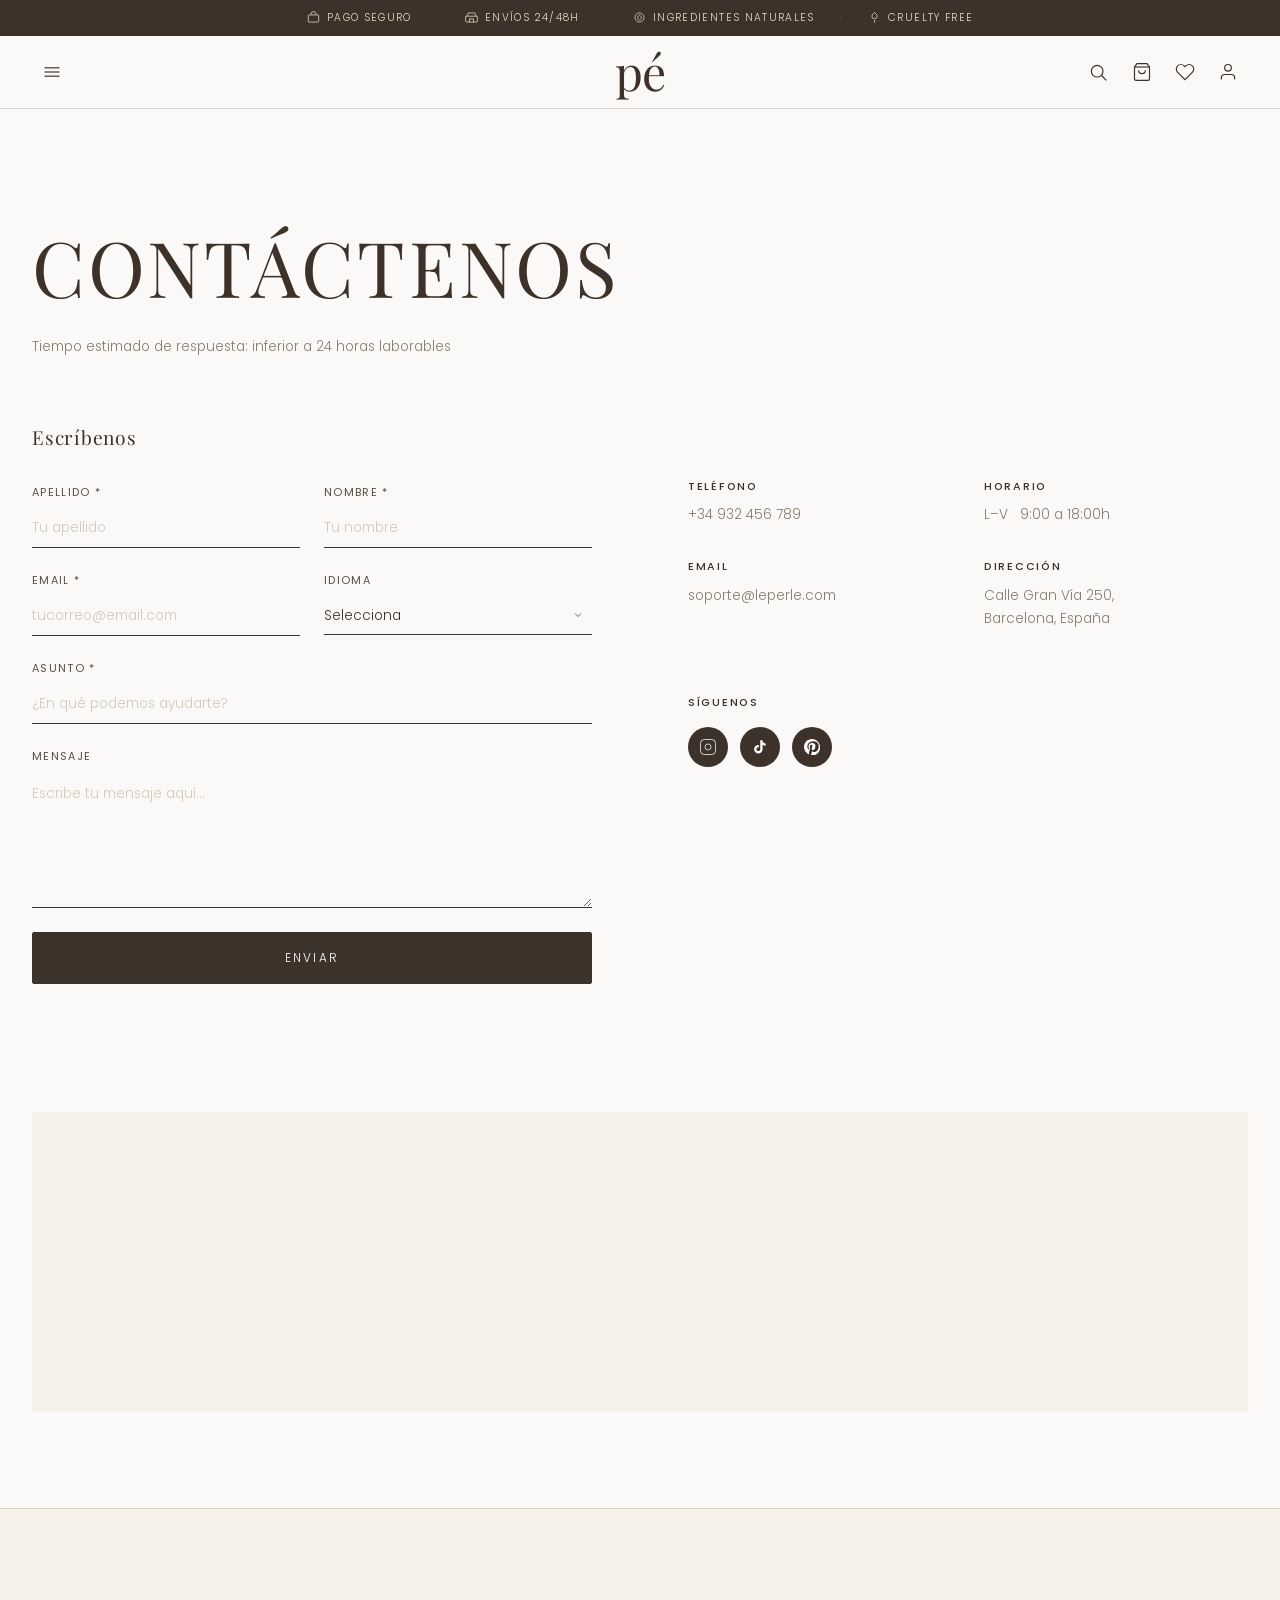
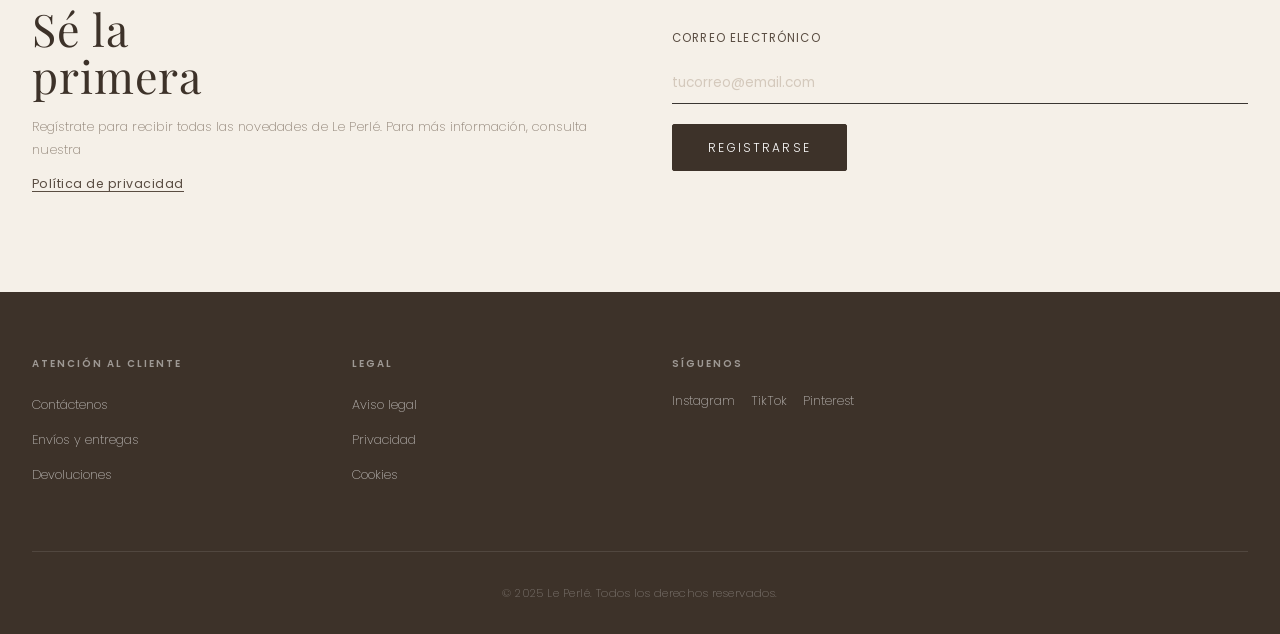
<file: contact.html>
<!DOCTYPE html>
<html lang="es">
<head>
  <meta charset="UTF-8">
  <meta name="viewport" content="width=device-width, initial-scale=1.0">
  <title>Contáctenos — Le Perlé</title>
  <link rel="stylesheet" href="styles.css">
  <link rel="preconnect" href="https://fonts.googleapis.com">
  <link rel="preconnect" href="https://fonts.gstatic.com" crossorigin>
</head>
<body>

  <!-- TOP BAR -->
  <div class="promo-bar" aria-label="Información de la marca">
    <div class="promo-bar__track">
      <div class="promo-bar__item">
        <svg viewBox="0 0 20 20" fill="none" stroke="currentColor" stroke-width="1.4" aria-hidden="true"><rect x="2" y="6" width="16" height="11" rx="1"/><path d="M6 6V5a4 4 0 018 0v1"/></svg>
        <span>Pago seguro</span>
      </div>
      <div class="promo-bar__sep" aria-hidden="true">·</div>
      <div class="promo-bar__item">
        <svg viewBox="0 0 20 20" fill="none" stroke="currentColor" stroke-width="1.4" aria-hidden="true"><path d="M3 8l2-5h10l2 5"/><path d="M1 8h18v8a1 1 0 01-1 1H2a1 1 0 01-1-1V8z"/><path d="M7 17v-5h6v5"/></svg>
        <span>Envíos 24/48h</span>
      </div>
      <div class="promo-bar__sep" aria-hidden="true">·</div>
      <div class="promo-bar__item">
        <svg viewBox="0 0 20 20" fill="none" stroke="currentColor" stroke-width="1.4" aria-hidden="true"><circle cx="10" cy="10" r="7"/><path d="M10 6c0 0-3 2-3 4.5S10 14 10 14s3-1.5 3-3.5S10 6 10 6z"/></svg>
        <span>Ingredientes naturales</span>
      </div>
      <div class="promo-bar__sep" aria-hidden="true">·</div>
      <div class="promo-bar__item">
        <svg viewBox="0 0 20 20" fill="none" stroke="currentColor" stroke-width="1.4" aria-hidden="true"><path d="M10 2c-1 2-4 3-4 6a4 4 0 008 0c0-3-3-4-4-6z"/><path d="M10 14v4"/></svg>
        <span>Cruelty Free</span>
      </div>
    </div>
  </div>

  <!-- HEADER -->
  <header class="site-header">
    <div class="header-inner">
      <div class="header-left">
        <button class="icon-btn" data-menu-toggle aria-label="Abrir menú">
          <svg viewBox="0 0 24 24" fill="none" stroke="currentColor"><line x1="3" y1="7" x2="21" y2="7"/><line x1="3" y1="12" x2="21" y2="12"/><line x1="3" y1="17" x2="21" y2="17"/></svg>
        </button>
      </div>
      <a href="index.html" class="header-logo" aria-label="Le Perlé — Inicio">
        <span class="logo-mark">pé</span>
        <span class="logo-sub">Le Perlé</span>
      </a>
      <div class="header-right">
        <button class="icon-btn" data-search-toggle aria-label="Buscar">
          <svg viewBox="0 0 24 24" fill="none" stroke="currentColor"><circle cx="11" cy="11" r="7"/><line x1="16.5" y1="16.5" x2="22" y2="22"/></svg>
        </button>
        <a href="cart.html" class="icon-btn" aria-label="Carrito">
          <svg viewBox="0 0 24 24" fill="none" stroke="currentColor"><path d="M6 2L3 6v14a2 2 0 002 2h14a2 2 0 002-2V6l-3-4z"/><line x1="3" y1="6" x2="21" y2="6"/><path d="M16 10a4 4 0 01-8 0"/></svg>
          <span class="cart-badge">0</span>
        </a>
        <a href="favorites.html" class="icon-btn" aria-label="Favoritos">
          <svg viewBox="0 0 24 24" fill="none" stroke="currentColor"><path d="M20.84 4.61a5.5 5.5 0 00-7.78 0L12 5.67l-1.06-1.06a5.5 5.5 0 00-7.78 7.78l1.06 1.06L12 21.23l7.78-7.78 1.06-1.06a5.5 5.5 0 000-7.78z"/></svg>
          <span class="fav-badge" style="display:none">0</span>
        </a>
        <button class="icon-btn" aria-label="Mi cuenta">
          <svg viewBox="0 0 24 24" fill="none" stroke="currentColor"><path d="M20 21v-2a4 4 0 00-4-4H8a4 4 0 00-4 4v2"/><circle cx="12" cy="7" r="4"/></svg>
        </button>
      </div>
    </div>
  </header>

  <!-- SEARCH PANEL -->
  <div class="search-panel" id="search-panel" role="search">
    <input type="search" placeholder="Buscar productos..." aria-label="Buscar productos">
    <button class="search-close" id="search-close-btn" aria-label="Cerrar búsqueda">
      <svg viewBox="0 0 24 24" fill="none" stroke="currentColor"><line x1="18" y1="6" x2="6" y2="18"/><line x1="6" y1="6" x2="18" y2="18"/></svg>
    </button>
  </div>

  <!-- MENU OVERLAY -->
  <div class="menu-overlay" id="menu-overlay" aria-hidden="true"></div>

  <!-- SIDE MENU -->
  <nav class="side-menu" id="side-menu" aria-label="Menú principal">
    <div class="side-menu-header">
      <a href="index.html" class="header-logo"><span class="logo-mark">pé</span></a>
      <button class="menu-close-btn icon-btn" data-menu-close aria-label="Cerrar menú">
        <svg viewBox="0 0 24 24" fill="none" stroke="currentColor"><line x1="18" y1="6" x2="6" y2="18"/><line x1="6" y1="6" x2="18" y2="18"/></svg>
      </button>
    </div>
    <div class="side-menu-nav">
      <a href="serums.html">Sérums</a>
      <a href="limpiadores.html">Limpiador</a>
      <div class="side-menu-divider"></div>
      <a href="products.html">Ver todos</a>
      <button class="side-menu-club-btn" onclick="document.getElementById('welcome-popup').classList.add('is-open');document.body.style.overflow='hidden';document.querySelector('.side-menu').classList.remove('is-open');document.getElementById('menu-overlay').classList.remove('is-open');">LE PERLÉ CLUB</button>
    </div>
    <div class="side-menu-actions">
      <a href="cart.html">
        <svg viewBox="0 0 24 24" fill="none" stroke="currentColor"><path d="M6 2L3 6v14a2 2 0 0 0 2 2h14a2 2 0 0 0 2-2V6l-3-4z"/><line x1="3" y1="6" x2="21" y2="6"/><path d="M16 10a4 4 0 0 1-8 0"/></svg>
        Carrito
      </a>
      <a href="favorites.html">
        <svg viewBox="0 0 24 24" fill="none" stroke="currentColor"><path d="M20.84 4.61a5.5 5.5 0 00-7.78 0L12 5.67l-1.06-1.06a5.5 5.5 0 00-7.78 7.78l1.06 1.06L12 21.23l7.78-7.78 1.06-1.06a5.5 5.5 0 000-7.78z"/></svg>
        Favoritos
      </a>
      <a href="#" aria-label="Mi cuenta">
        <svg viewBox="0 0 24 24" fill="none" stroke="currentColor"><path d="M20 21v-2a4 4 0 00-4-4H8a4 4 0 00-4 4v2"/><circle cx="12" cy="7" r="4"/></svg>
        Mi cuenta
      </a>
    </div>
  </nav>

  <!-- AUTH MODAL -->
  <div class="modal-overlay" id="auth-modal">
    <div class="modal">
      <button class="modal-close" aria-label="Cerrar">
        <svg viewBox="0 0 24 24" fill="none" stroke="currentColor"><line x1="18" y1="6" x2="6" y2="18"/><line x1="6" y1="6" x2="18" y2="18"/></svg>
      </button>
      
      <form id="login-form" class="modal-form">
        <h2 class="modal-title">Iniciar sesión</h2>
        <p class="modal-subtitle">Accede a tu cuenta Le Perlé</p>
        
        <div class="form-field">
          <label for="login-email">Email</label>
          <input type="email" id="login-email" placeholder="tucorreo@email.com" required>
        </div>
        
        <div class="form-field">
          <label for="login-password">Contraseña</label>
          <input type="password" id="login-password" placeholder="Tu contraseña" required>
        </div>
        
        <p class="form-error"></p>
        
        <div class="modal-actions">
          <button type="submit" class="btn btn--primary btn--full">Entrar</button>
        </div>
        
        <p class="modal-toggle-text">
          ¿No tienes cuenta? <button type="button" id="show-register">Regístrate</button>
        </p>
      </form>
      
      <form id="register-form" class="modal-form hidden" style="display:none">
        <h2 class="modal-title">Crear cuenta</h2>
        <p class="modal-subtitle">Únete a la familia Le Perlé</p>
        
        <div class="form-field">
          <label for="register-name">Nombre</label>
          <input type="text" id="register-name" placeholder="Tu nombre" required>
        </div>
        
        <div class="form-field">
          <label for="register-email">Email</label>
          <input type="email" id="register-email" placeholder="tucorreo@email.com" required>
        </div>
        
        <div class="form-field">
          <label for="register-password">Contraseña</label>
          <input type="password" id="register-password" placeholder="Mínimo 6 caracteres" required>
        </div>
        
        <p class="form-error"></p>
        
        <div class="modal-actions">
          <button type="submit" class="btn btn--primary btn--full">Crear cuenta</button>
        </div>
        
        <p class="modal-toggle-text">
          ¿Ya tienes cuenta? <button type="button" id="show-login">Inicia sesión</button>
        </p>
      </form>
    </div>
  </div>

  <main>
    <section class="contact-page">
      <div class="container">

        <h1 class="contact-page__title">Contáctenos</h1>
        <p class="contact-page__subtitle">Tiempo estimado de respuesta: inferior a 24 horas laborables</p>

        <div class="contact-layout">

          <!-- FORM -->
          <div class="contact-form-section">
            <h3>Escríbenos</h3>

            <form class="form-grid" id="contact-form" novalidate>

              <div class="form-field">
                <label for="apellido">Apellido *</label>
                <input type="text" id="apellido" name="apellido" placeholder="Tu apellido" required autocomplete="family-name">
              </div>

              <div class="form-field">
                <label for="nombre">Nombre *</label>
                <input type="text" id="nombre" name="nombre" placeholder="Tu nombre" required autocomplete="given-name">
              </div>

              <div class="form-field">
                <label for="email">Email *</label>
                <input type="email" id="email" name="email" placeholder="tucorreo@email.com" required autocomplete="email">
              </div>

              <div class="form-field">
                <label for="idioma">Idioma</label>
                <select id="idioma" name="idioma">
                  <option value="">Selecciona</option>
                  <option value="es">Español</option>
                  <option value="en">English</option>
                  <option value="fr">Français</option>
                  <option value="de">Deutsch</option>
                </select>
              </div>

              <div class="form-field form-field--full">
                <label for="asunto">Asunto *</label>
                <input type="text" id="asunto" name="asunto" placeholder="¿En qué podemos ayudarte?" required>
              </div>

              <div class="form-field form-field--full">
                <label for="mensaje">Mensaje</label>
                <textarea id="mensaje" name="mensaje" rows="5" placeholder="Escribe tu mensaje aquí..."></textarea>
              </div>

              <div class="form-field form-field--full">
                <button type="submit" class="btn btn--primary btn--full" style="padding:1rem">Enviar</button>
              </div>

            </form>
          </div>

          <!-- INFO -->
          <div class="contact-info-section">

            <div class="info-grid">
              <div class="info-block">
                <h4>Teléfono</h4>
                <p><a href="tel:+34932456789" style="color:inherit">+34 932 456 789</a></p>
              </div>
              <div class="info-block">
                <h4>Horario</h4>
                <p>L–V &nbsp; 9:00 a 18:00h</p>
              </div>
              <div class="info-block">
                <h4>Email</h4>
                <p><a href="mailto:soporte@leperle.com" style="color:inherit">soporte@leperle.com</a></p>
              </div>
              <div class="info-block">
                <h4>Dirección</h4>
                <p>Calle Gran Vía 250,<br>Barcelona, España</p>
              </div>
            </div>

            <div class="social-section">
              <h4>Síguenos</h4>
              <div class="social-icons">
                <a href="https://instagram.com" target="_blank" rel="noopener" class="social-icon" aria-label="Instagram">
                  <svg viewBox="0 0 24 24" fill="none" stroke="currentColor" width="18" height="18"><rect x="2" y="2" width="20" height="20" rx="5" ry="5"/><path d="M16 11.37A4 4 0 1112.63 8 4 4 0 0116 11.37z"/><line x1="17.5" y1="6.5" x2="17.51" y2="6.5"/></svg>
                </a>
                <a href="https://tiktok.com" target="_blank" rel="noopener" class="social-icon" aria-label="TikTok">
                  <svg viewBox="0 0 24 24" fill="currentColor" width="16" height="16"><path d="M19.59 6.69a4.83 4.83 0 01-3.77-4.25V2h-3.45v13.67a2.89 2.89 0 01-2.88 2.5 2.89 2.89 0 01-2.89-2.89 2.89 2.89 0 012.89-2.89c.28 0 .54.04.79.1V9.01a6.33 6.33 0 00-.79-.05 6.34 6.34 0 00-6.34 6.34 6.34 6.34 0 006.34 6.34 6.34 6.34 0 006.33-6.34V8.69a8.18 8.18 0 004.78 1.52V6.76a4.85 4.85 0 01-1.01-.07z"/></svg>
                </a>
                <a href="https://pinterest.com" target="_blank" rel="noopener" class="social-icon" aria-label="Pinterest">
                  <svg viewBox="0 0 24 24" fill="currentColor" width="16" height="16"><path d="M12 0C5.37 0 0 5.37 0 12c0 5.08 3.16 9.44 7.63 11.2-.1-.96-.2-2.44.04-3.49.22-.95 1.47-6.23 1.47-6.23s-.38-.75-.38-1.86c0-1.75 1.01-3.05 2.27-3.05 1.07 0 1.59.8 1.59 1.77 0 1.08-.69 2.7-1.04 4.2-.3 1.26.62 2.29 1.85 2.29 2.22 0 3.72-2.86 3.72-6.25 0-2.57-1.74-4.44-4.83-4.44-3.49 0-5.63 2.61-5.63 5.5 0 .99.29 1.69.74 2.22a.3.3 0 01.07.28c-.08.3-.24.95-.27 1.08-.04.17-.15.21-.34.13-1.25-.58-1.84-2.14-1.84-3.89 0-3.6 3.02-7.9 9.03-7.9 4.84 0 8.01 3.51 8.01 7.28 0 4.98-2.77 8.69-6.84 8.69-1.36 0-2.65-.73-3.09-1.56l-.85 3.27c-.3 1.14-.88 2.27-1.38 3.16.74.23 1.51.35 2.3.35 6.63 0 12-5.37 12-12S18.63 0 12 0z"/></svg>
                </a>
              </div>
            </div>

          </div>
        </div>

        <!-- MAP -->
        <div class="contact-map" style="margin-top:var(--sp-xl)">
          <iframe
            src="https://maps.google.com/maps?q=Gran+Via+250+Barcelona&t=&z=15&ie=UTF8&iwloc=&output=embed"
            allowfullscreen=""
            loading="lazy"
            referrerpolicy="no-referrer-when-downgrade"
            title="Ubicación de Le Perlé en Barcelona"
          ></iframe>
        </div>

      </div>
    </section>
  </main>


  <!-- NEWSLETTER -->
  <section class="newsletter-strip">
    <div class="container">
      <div class="newsletter-inner">
        <div class="newsletter-brand">
          <h2 class="newsletter-title">Sé la<br>primera</h2>
          <p>Regístrate para recibir todas las novedades de Le Perlé. Para más información, consulta nuestra</p>
          <a href="legal.html">Política de privacidad</a>
        </div>
        <form class="newsletter-form" novalidate>
          <label for="nl-email">Correo electrónico</label>
          <input type="email" id="nl-email" name="email" placeholder="tucorreo@email.com" autocomplete="email" required>
          <button type="submit" class="btn btn--primary" style="margin-top:0.5rem;align-self:flex-start;">Registrarse</button>
        </form>
      </div>
    </div>
  </section>

  <!-- FOOTER -->
  <footer class="site-footer">
    <div class="container">
      <div class="footer-inner">
        <div class="footer-col">
          <h4>Atención al cliente</h4>
          <ul>
            <li><a href="contact.html">Contáctenos</a></li>
            <li><a href="legal.html">Envíos y entregas</a></li>
            <li><a href="legal.html">Devoluciones</a></li>
          </ul>
        </div>
        <div class="footer-col">
          <h4>Legal</h4>
          <ul>
            <li><a href="legal.html">Aviso legal</a></li>
            <li><a href="legal.html">Privacidad</a></li>
            <li><a href="legal.html">Cookies</a></li>
          </ul>
        </div>
        <div class="footer-col">
          <h4>Síguenos</h4>
          <div class="footer-social">
            <a href="https://instagram.com" target="_blank" rel="noopener">Instagram</a>
            <a href="https://tiktok.com" target="_blank" rel="noopener">TikTok</a>
            <a href="https://pinterest.com" target="_blank" rel="noopener">Pinterest</a>
          </div>
        </div>
      </div>
      <div class="footer-bottom">
        <p>© 2025 Le Perlé. Todos los derechos reservados.</p>
      </div>
    </div>
  </footer>

  <script src="products-db.js"></script>
  <script src="script.js"></script>
  <script src="cart-system.js"></script>
</body>
</html>
</file>
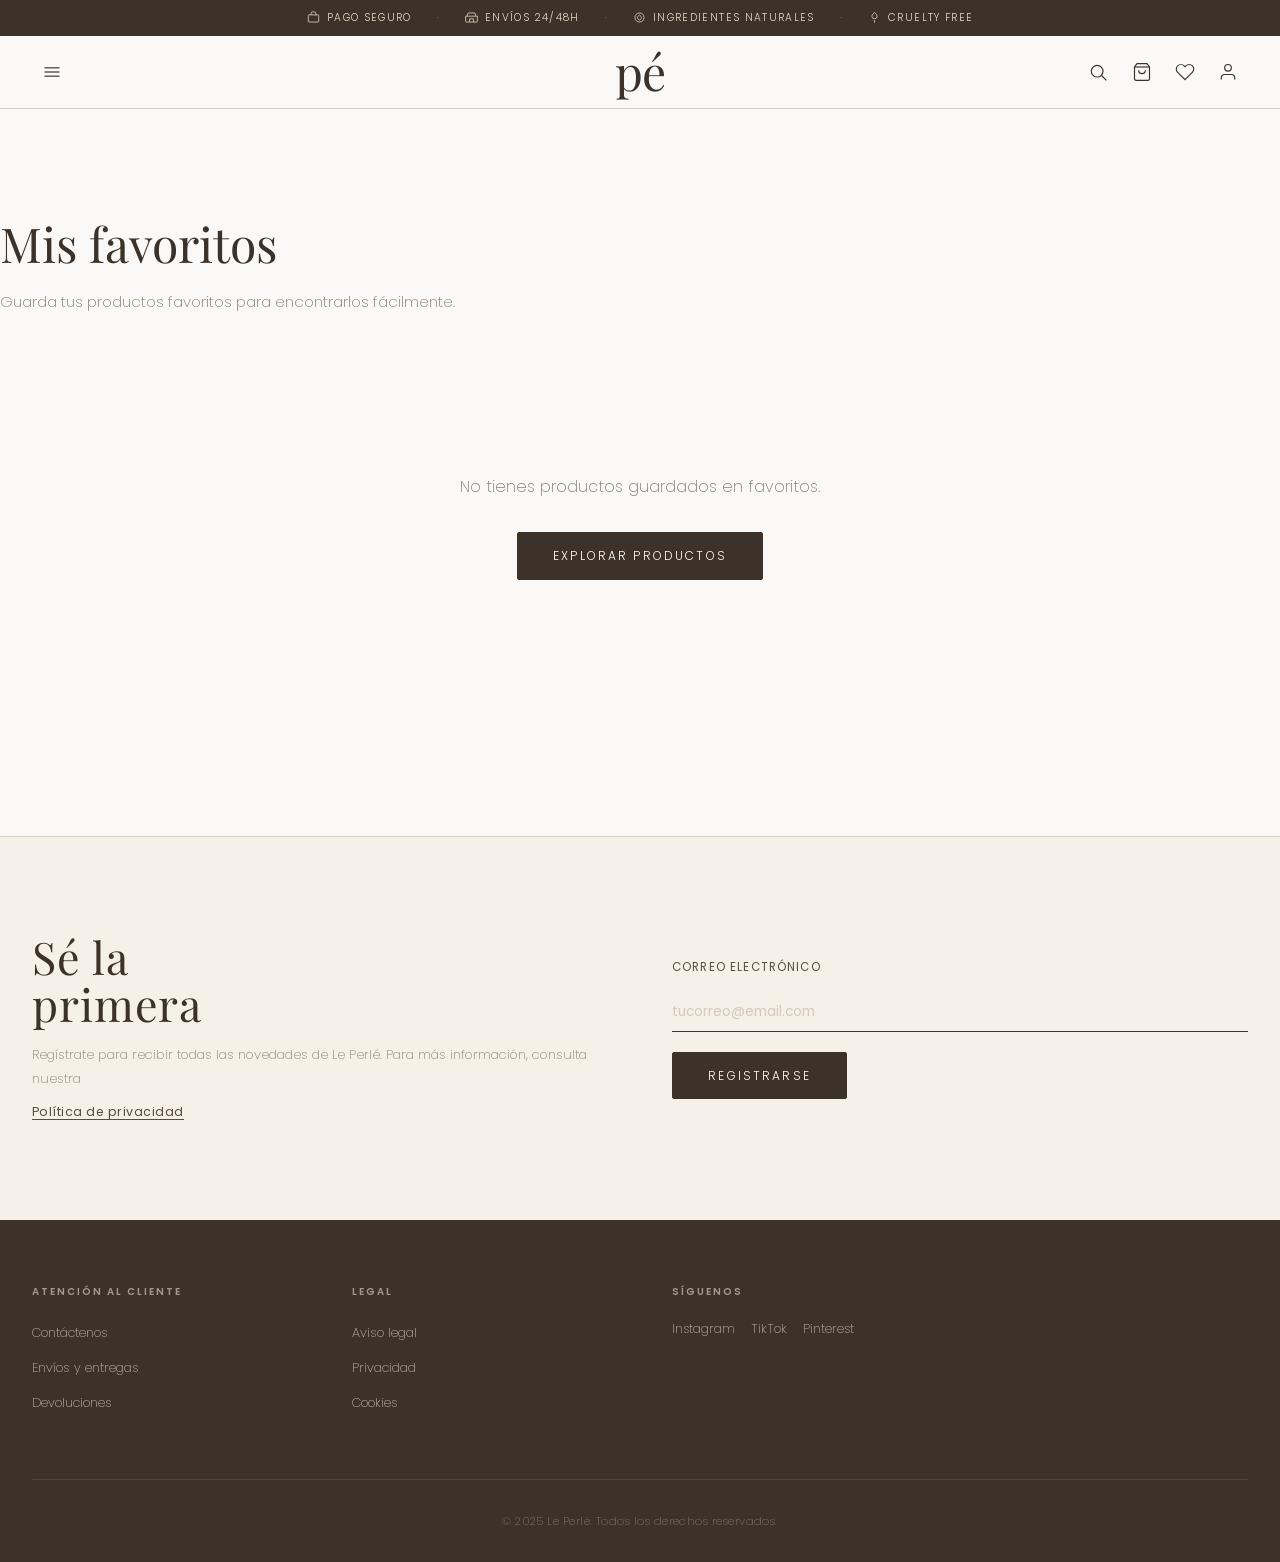
<file: favorites.html>
<!DOCTYPE html>
<html lang="es">
<head>
  <meta charset="UTF-8">
  <meta name="viewport" content="width=device-width, initial-scale=1.0">
  <title>Favoritos — Le Perlé</title>
  <link rel="stylesheet" href="styles.css">
  <link rel="preconnect" href="https://fonts.googleapis.com">
  <link rel="preconnect" href="https://fonts.gstatic.com" crossorigin>
</head>
<body>

  <!-- TOP BAR -->
  <div class="promo-bar" aria-label="Información de la marca">
    <div class="promo-bar__track">
      <div class="promo-bar__item">
        <svg viewBox="0 0 20 20" fill="none" stroke="currentColor" stroke-width="1.4" aria-hidden="true"><rect x="2" y="6" width="16" height="11" rx="1"/><path d="M6 6V5a4 4 0 018 0v1"/></svg>
        <span>Pago seguro</span>
      </div>
      <div class="promo-bar__sep" aria-hidden="true">·</div>
      <div class="promo-bar__item">
        <svg viewBox="0 0 20 20" fill="none" stroke="currentColor" stroke-width="1.4" aria-hidden="true"><path d="M3 8l2-5h10l2 5"/><path d="M1 8h18v8a1 1 0 01-1 1H2a1 1 0 01-1-1V8z"/><path d="M7 17v-5h6v5"/></svg>
        <span>Envíos 24/48h</span>
      </div>
      <div class="promo-bar__sep" aria-hidden="true">·</div>
      <div class="promo-bar__item">
        <svg viewBox="0 0 20 20" fill="none" stroke="currentColor" stroke-width="1.4" aria-hidden="true"><circle cx="10" cy="10" r="7"/><path d="M10 6c0 0-3 2-3 4.5S10 14 10 14s3-1.5 3-3.5S10 6 10 6z"/></svg>
        <span>Ingredientes naturales</span>
      </div>
      <div class="promo-bar__sep" aria-hidden="true">·</div>
      <div class="promo-bar__item">
        <svg viewBox="0 0 20 20" fill="none" stroke="currentColor" stroke-width="1.4" aria-hidden="true"><path d="M10 2c-1 2-4 3-4 6a4 4 0 008 0c0-3-3-4-4-6z"/><path d="M10 14v4"/></svg>
        <span>Cruelty Free</span>
      </div>
    </div>
  </div>

  <!-- HEADER -->
  <header class="site-header">
    <div class="header-inner">
      <div class="header-left">
        <button class="icon-btn" data-menu-toggle aria-label="Abrir menú">
          <svg viewBox="0 0 24 24" fill="none" stroke="currentColor"><line x1="3" y1="7" x2="21" y2="7"/><line x1="3" y1="12" x2="21" y2="12"/><line x1="3" y1="17" x2="21" y2="17"/></svg>
        </button>
      </div>
      <a href="index.html" class="header-logo" aria-label="Le Perlé — Inicio">
        <span class="logo-mark">pé</span>
        <span class="logo-sub">Le Perlé</span>
      </a>
      <div class="header-right">
        <button class="icon-btn" data-search-toggle aria-label="Buscar">
          <svg viewBox="0 0 24 24" fill="none" stroke="currentColor"><circle cx="11" cy="11" r="7"/><line x1="16.5" y1="16.5" x2="22" y2="22"/></svg>
        </button>
        <a href="cart.html" class="icon-btn" aria-label="Carrito">
          <svg viewBox="0 0 24 24" fill="none" stroke="currentColor"><path d="M6 2L3 6v14a2 2 0 002 2h14a2 2 0 002-2V6l-3-4z"/><line x1="3" y1="6" x2="21" y2="6"/><path d="M16 10a4 4 0 01-8 0"/></svg>
          <span class="cart-badge">0</span>
        </a>
        <a href="favorites.html" class="icon-btn" aria-label="Favoritos">
          <svg viewBox="0 0 24 24" fill="none" stroke="currentColor"><path d="M20.84 4.61a5.5 5.5 0 00-7.78 0L12 5.67l-1.06-1.06a5.5 5.5 0 00-7.78 7.78l1.06 1.06L12 21.23l7.78-7.78 1.06-1.06a5.5 5.5 0 000-7.78z"/></svg>
          <span class="fav-badge" style="display:none">0</span>
        </a>
        <button class="icon-btn" aria-label="Mi cuenta">
          <svg viewBox="0 0 24 24" fill="none" stroke="currentColor"><path d="M20 21v-2a4 4 0 00-4-4H8a4 4 0 00-4 4v2"/><circle cx="12" cy="7" r="4"/></svg>
        </button>
      </div>
    </div>
  </header>

  <!-- SEARCH PANEL -->
  <div class="search-panel" id="search-panel" role="search">
    <input type="search" placeholder="Buscar productos..." aria-label="Buscar productos">
    <button class="search-close" id="search-close-btn" aria-label="Cerrar búsqueda">
      <svg viewBox="0 0 24 24" fill="none" stroke="currentColor"><line x1="18" y1="6" x2="6" y2="18"/><line x1="6" y1="6" x2="18" y2="18"/></svg>
    </button>
  </div>

  <!-- MENU OVERLAY -->
  <div class="menu-overlay" id="menu-overlay" aria-hidden="true"></div>

  <!-- SIDE MENU -->
  <nav class="side-menu" id="side-menu" aria-label="Menú principal">
    <div class="side-menu-header">
      <a href="index.html" class="header-logo"><span class="logo-mark">pé</span></a>
      <button class="menu-close-btn icon-btn" data-menu-close aria-label="Cerrar menú">
        <svg viewBox="0 0 24 24" fill="none" stroke="currentColor"><line x1="18" y1="6" x2="6" y2="18"/><line x1="6" y1="6" x2="18" y2="18"/></svg>
      </button>
    </div>
    <div class="side-menu-nav">
      <a href="serums.html">Sérums</a>
      <a href="limpiadores.html">Limpiador</a>
      <div class="side-menu-divider"></div>
      <a href="products.html">Ver todos</a>
      <button class="side-menu-club-btn" onclick="document.getElementById('welcome-popup').classList.add('is-open');document.body.style.overflow='hidden';document.querySelector('.side-menu').classList.remove('is-open');document.getElementById('menu-overlay').classList.remove('is-open');">LE PERLÉ CLUB</button>
    </div>
    <div class="side-menu-actions">
      <a href="cart.html">
        <svg viewBox="0 0 24 24" fill="none" stroke="currentColor"><path d="M6 2L3 6v14a2 2 0 0 0 2 2h14a2 2 0 0 0 2-2V6l-3-4z"/><line x1="3" y1="6" x2="21" y2="6"/><path d="M16 10a4 4 0 0 1-8 0"/></svg>
        Carrito
      </a>
      <a href="favorites.html">
        <svg viewBox="0 0 24 24" fill="none" stroke="currentColor"><path d="M20.84 4.61a5.5 5.5 0 00-7.78 0L12 5.67l-1.06-1.06a5.5 5.5 0 00-7.78 7.78l1.06 1.06L12 21.23l7.78-7.78 1.06-1.06a5.5 5.5 0 000-7.78z"/></svg>
        Favoritos
      </a>
      <a href="#" aria-label="Mi cuenta">
        <svg viewBox="0 0 24 24" fill="none" stroke="currentColor"><path d="M20 21v-2a4 4 0 00-4-4H8a4 4 0 00-4 4v2"/><circle cx="12" cy="7" r="4"/></svg>
        Mi cuenta
      </a>
    </div>
  </nav>

  <!-- AUTH MODAL -->
  <div class="modal-overlay" id="auth-modal">
    <div class="modal">
      <button class="modal-close" aria-label="Cerrar">
        <svg viewBox="0 0 24 24" fill="none" stroke="currentColor"><line x1="18" y1="6" x2="6" y2="18"/><line x1="6" y1="6" x2="18" y2="18"/></svg>
      </button>
      
      <form id="login-form" class="modal-form">
        <h2 class="modal-title">Iniciar sesión</h2>
        <p class="modal-subtitle">Accede a tu cuenta Le Perlé</p>
        
        <div class="form-field">
          <label for="login-email">Email</label>
          <input type="email" id="login-email" placeholder="tucorreo@email.com" required>
        </div>
        
        <div class="form-field">
          <label for="login-password">Contraseña</label>
          <input type="password" id="login-password" placeholder="Tu contraseña" required>
        </div>
        
        <p class="form-error"></p>
        
        <div class="modal-actions">
          <button type="submit" class="btn btn--primary btn--full">Entrar</button>
        </div>
        
        <p class="modal-toggle-text">
          ¿No tienes cuenta? <button type="button" id="show-register">Regístrate</button>
        </p>
      </form>
      
      <form id="register-form" class="modal-form hidden" style="display:none">
        <h2 class="modal-title">Crear cuenta</h2>
        <p class="modal-subtitle">Únete a la familia Le Perlé</p>
        
        <div class="form-field">
          <label for="register-name">Nombre</label>
          <input type="text" id="register-name" placeholder="Tu nombre" required>
        </div>
        
        <div class="form-field">
          <label for="register-email">Email</label>
          <input type="email" id="register-email" placeholder="tucorreo@email.com" required>
        </div>
        
        <div class="form-field">
          <label for="register-password">Contraseña</label>
          <input type="password" id="register-password" placeholder="Mínimo 6 caracteres" required>
        </div>
        
        <p class="form-error"></p>
        
        <div class="modal-actions">
          <button type="submit" class="btn btn--primary btn--full">Crear cuenta</button>
        </div>
        
        <p class="modal-toggle-text">
          ¿Ya tienes cuenta? <button type="button" id="show-login">Inicia sesión</button>
        </p>
      </form>
    </div>
  </div>

  <main>
    <section class="favorites-page container">
      <h1>Mis favoritos</h1>
      <p>Guarda tus productos favoritos para encontrarlos fácilmente.</p>

      <div class="favorites-empty" style="display:none">
        <p>No tienes productos guardados en favoritos.</p>
        <a href="index.html" class="btn btn--primary">Explorar productos</a>
      </div>

      <div id="favorites-grid" class="products-grid" style="margin-top:var(--sp-lg)">
        <!-- Favorites will be rendered here by JavaScript -->
      </div>
    </section>
  </main>


  <!-- NEWSLETTER -->
  <section class="newsletter-strip">
    <div class="container">
      <div class="newsletter-inner">
        <div class="newsletter-brand">
          <h2 class="newsletter-title">Sé la<br>primera</h2>
          <p>Regístrate para recibir todas las novedades de Le Perlé. Para más información, consulta nuestra</p>
          <a href="legal.html">Política de privacidad</a>
        </div>
        <form class="newsletter-form" novalidate>
          <label for="nl-email">Correo electrónico</label>
          <input type="email" id="nl-email" name="email" placeholder="tucorreo@email.com" autocomplete="email" required>
          <button type="submit" class="btn btn--primary" style="margin-top:0.5rem;align-self:flex-start;">Registrarse</button>
        </form>
      </div>
    </div>
  </section>

  <!-- FOOTER -->
  <footer class="site-footer">
    <div class="container">
      <div class="footer-inner">
        <div class="footer-col">
          <h4>Atención al cliente</h4>
          <ul>
            <li><a href="contact.html">Contáctenos</a></li>
            <li><a href="legal.html">Envíos y entregas</a></li>
            <li><a href="legal.html">Devoluciones</a></li>
          </ul>
        </div>
        <div class="footer-col">
          <h4>Legal</h4>
          <ul>
            <li><a href="legal.html">Aviso legal</a></li>
            <li><a href="legal.html">Privacidad</a></li>
            <li><a href="legal.html">Cookies</a></li>
          </ul>
        </div>
        <div class="footer-col">
          <h4>Síguenos</h4>
          <div class="footer-social">
            <a href="https://instagram.com" target="_blank" rel="noopener">Instagram</a>
            <a href="https://tiktok.com" target="_blank" rel="noopener">TikTok</a>
            <a href="https://pinterest.com" target="_blank" rel="noopener">Pinterest</a>
          </div>
        </div>
      </div>
      <div class="footer-bottom">
        <p>© 2025 Le Perlé. Todos los derechos reservados.</p>
      </div>
    </div>
  </footer>

  <script src="products-db.js"></script>
  <script src="script.js"></script>
  <script src="cart-system.js"></script>
</body>
</html>
</file>
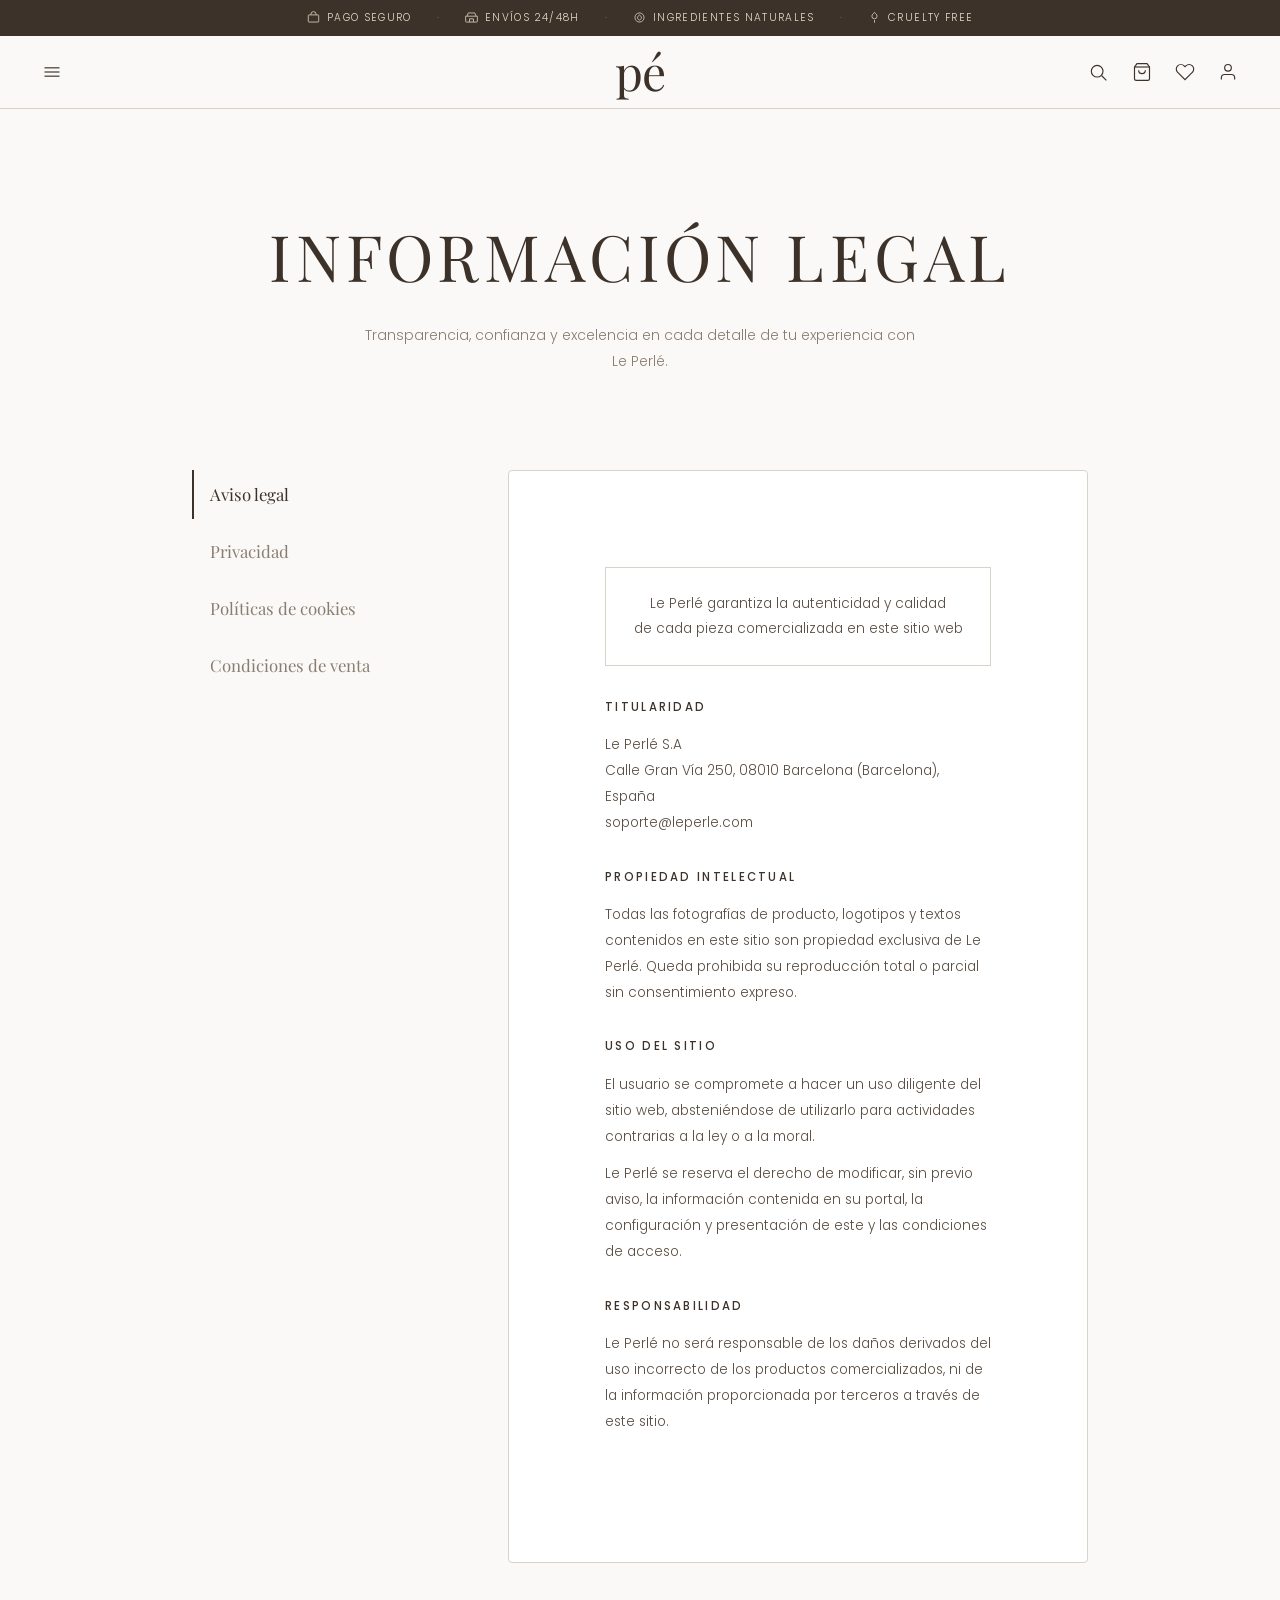
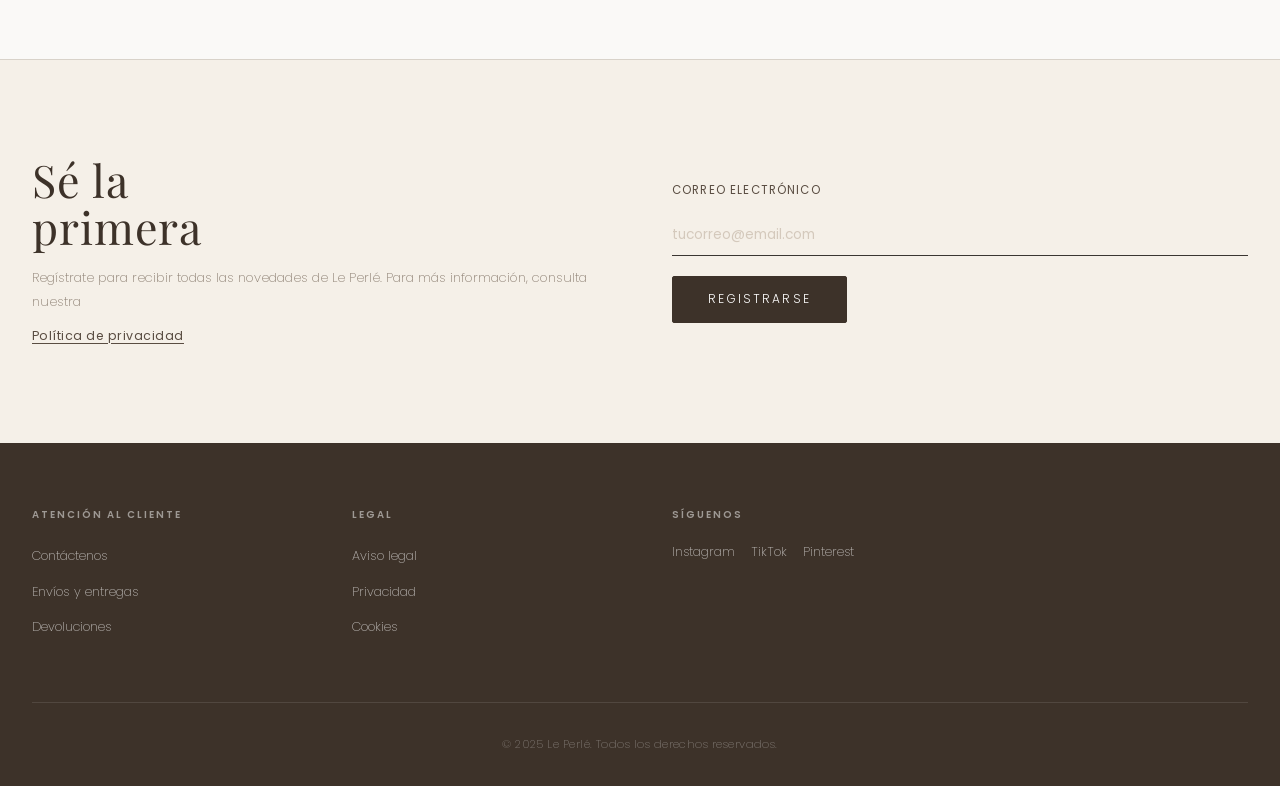
<file: legal.html>
<!DOCTYPE html>
<html lang="es">
<head>
  <meta charset="UTF-8">
  <meta name="viewport" content="width=device-width, initial-scale=1.0">
  <title>Información Legal — Le Perlé</title>
  <link rel="stylesheet" href="styles.css">
  <link rel="preconnect" href="https://fonts.googleapis.com">
  <link rel="preconnect" href="https://fonts.gstatic.com" crossorigin>
</head>
<body>

  <!-- TOP BAR -->
  <div class="promo-bar" aria-label="Información de la marca">
    <div class="promo-bar__track">
      <div class="promo-bar__item">
        <svg viewBox="0 0 20 20" fill="none" stroke="currentColor" stroke-width="1.4" aria-hidden="true"><rect x="2" y="6" width="16" height="11" rx="1"/><path d="M6 6V5a4 4 0 018 0v1"/></svg>
        <span>Pago seguro</span>
      </div>
      <div class="promo-bar__sep" aria-hidden="true">·</div>
      <div class="promo-bar__item">
        <svg viewBox="0 0 20 20" fill="none" stroke="currentColor" stroke-width="1.4" aria-hidden="true"><path d="M3 8l2-5h10l2 5"/><path d="M1 8h18v8a1 1 0 01-1 1H2a1 1 0 01-1-1V8z"/><path d="M7 17v-5h6v5"/></svg>
        <span>Envíos 24/48h</span>
      </div>
      <div class="promo-bar__sep" aria-hidden="true">·</div>
      <div class="promo-bar__item">
        <svg viewBox="0 0 20 20" fill="none" stroke="currentColor" stroke-width="1.4" aria-hidden="true"><circle cx="10" cy="10" r="7"/><path d="M10 6c0 0-3 2-3 4.5S10 14 10 14s3-1.5 3-3.5S10 6 10 6z"/></svg>
        <span>Ingredientes naturales</span>
      </div>
      <div class="promo-bar__sep" aria-hidden="true">·</div>
      <div class="promo-bar__item">
        <svg viewBox="0 0 20 20" fill="none" stroke="currentColor" stroke-width="1.4" aria-hidden="true"><path d="M10 2c-1 2-4 3-4 6a4 4 0 008 0c0-3-3-4-4-6z"/><path d="M10 14v4"/></svg>
        <span>Cruelty Free</span>
      </div>
    </div>
  </div>

  <!-- HEADER -->
  <header class="site-header">
    <div class="header-inner">
      <div class="header-left">
        <button class="icon-btn" data-menu-toggle aria-label="Abrir menú">
          <svg viewBox="0 0 24 24" fill="none" stroke="currentColor"><line x1="3" y1="7" x2="21" y2="7"/><line x1="3" y1="12" x2="21" y2="12"/><line x1="3" y1="17" x2="21" y2="17"/></svg>
        </button>
      </div>
      <a href="index.html" class="header-logo" aria-label="Le Perlé — Inicio">
        <span class="logo-mark">pé</span>
        <span class="logo-sub">Le Perlé</span>
      </a>
      <div class="header-right">
        <button class="icon-btn" data-search-toggle aria-label="Buscar">
          <svg viewBox="0 0 24 24" fill="none" stroke="currentColor"><circle cx="11" cy="11" r="7"/><line x1="16.5" y1="16.5" x2="22" y2="22"/></svg>
        </button>
        <a href="cart.html" class="icon-btn" aria-label="Carrito">
          <svg viewBox="0 0 24 24" fill="none" stroke="currentColor"><path d="M6 2L3 6v14a2 2 0 002 2h14a2 2 0 002-2V6l-3-4z"/><line x1="3" y1="6" x2="21" y2="6"/><path d="M16 10a4 4 0 01-8 0"/></svg>
          <span class="cart-badge">0</span>
        </a>
        <a href="favorites.html" class="icon-btn" aria-label="Favoritos">
          <svg viewBox="0 0 24 24" fill="none" stroke="currentColor"><path d="M20.84 4.61a5.5 5.5 0 00-7.78 0L12 5.67l-1.06-1.06a5.5 5.5 0 00-7.78 7.78l1.06 1.06L12 21.23l7.78-7.78 1.06-1.06a5.5 5.5 0 000-7.78z"/></svg>
          <span class="fav-badge" style="display:none">0</span>
        </a>
        <button class="icon-btn" aria-label="Mi cuenta">
          <svg viewBox="0 0 24 24" fill="none" stroke="currentColor"><path d="M20 21v-2a4 4 0 00-4-4H8a4 4 0 00-4 4v2"/><circle cx="12" cy="7" r="4"/></svg>
        </button>
      </div>
    </div>
  </header>

  <!-- SEARCH PANEL -->
  <div class="search-panel" id="search-panel" role="search">
    <input type="search" placeholder="Buscar productos..." aria-label="Buscar productos">
    <button class="search-close" id="search-close-btn" aria-label="Cerrar búsqueda">
      <svg viewBox="0 0 24 24" fill="none" stroke="currentColor"><line x1="18" y1="6" x2="6" y2="18"/><line x1="6" y1="6" x2="18" y2="18"/></svg>
    </button>
  </div>

  <!-- MENU OVERLAY -->
  <div class="menu-overlay" id="menu-overlay" aria-hidden="true"></div>

  <!-- SIDE MENU -->
  <nav class="side-menu" id="side-menu" aria-label="Menú principal">
    <div class="side-menu-header">
      <a href="index.html" class="header-logo"><span class="logo-mark">pé</span></a>
      <button class="menu-close-btn icon-btn" data-menu-close aria-label="Cerrar menú">
        <svg viewBox="0 0 24 24" fill="none" stroke="currentColor"><line x1="18" y1="6" x2="6" y2="18"/><line x1="6" y1="6" x2="18" y2="18"/></svg>
      </button>
    </div>
    <div class="side-menu-nav">
      <a href="serums.html">Sérums</a>
      <a href="limpiadores.html">Limpiador</a>
      <div class="side-menu-divider"></div>
      <a href="products.html">Ver todos</a>
      <button class="side-menu-club-btn" onclick="document.getElementById('welcome-popup').classList.add('is-open');document.body.style.overflow='hidden';document.querySelector('.side-menu').classList.remove('is-open');document.getElementById('menu-overlay').classList.remove('is-open');">LE PERLÉ CLUB</button>
    </div>
    <div class="side-menu-actions">
      <a href="cart.html">
        <svg viewBox="0 0 24 24" fill="none" stroke="currentColor"><path d="M6 2L3 6v14a2 2 0 0 0 2 2h14a2 2 0 0 0 2-2V6l-3-4z"/><line x1="3" y1="6" x2="21" y2="6"/><path d="M16 10a4 4 0 0 1-8 0"/></svg>
        Carrito
      </a>
      <a href="favorites.html">
        <svg viewBox="0 0 24 24" fill="none" stroke="currentColor"><path d="M20.84 4.61a5.5 5.5 0 00-7.78 0L12 5.67l-1.06-1.06a5.5 5.5 0 00-7.78 7.78l1.06 1.06L12 21.23l7.78-7.78 1.06-1.06a5.5 5.5 0 000-7.78z"/></svg>
        Favoritos
      </a>
      <a href="#" aria-label="Mi cuenta">
        <svg viewBox="0 0 24 24" fill="none" stroke="currentColor"><path d="M20 21v-2a4 4 0 00-4-4H8a4 4 0 00-4 4v2"/><circle cx="12" cy="7" r="4"/></svg>
        Mi cuenta
      </a>
    </div>
  </nav>

  <!-- AUTH MODAL -->
  <div class="modal-overlay" id="auth-modal">
    <div class="modal">
      <button class="modal-close" aria-label="Cerrar">
        <svg viewBox="0 0 24 24" fill="none" stroke="currentColor"><line x1="18" y1="6" x2="6" y2="18"/><line x1="6" y1="6" x2="18" y2="18"/></svg>
      </button>
      
      <form id="login-form" class="modal-form">
        <h2 class="modal-title">Iniciar sesión</h2>
        <p class="modal-subtitle">Accede a tu cuenta Le Perlé</p>
        
        <div class="form-field">
          <label for="login-email">Email</label>
          <input type="email" id="login-email" placeholder="tucorreo@email.com" required>
        </div>
        
        <div class="form-field">
          <label for="login-password">Contraseña</label>
          <input type="password" id="login-password" placeholder="Tu contraseña" required>
        </div>
        
        <p class="form-error"></p>
        
        <div class="modal-actions">
          <button type="submit" class="btn btn--primary btn--full">Entrar</button>
        </div>
        
        <p class="modal-toggle-text">
          ¿No tienes cuenta? <button type="button" id="show-register">Regístrate</button>
        </p>
      </form>
      
      <form id="register-form" class="modal-form hidden" style="display:none">
        <h2 class="modal-title">Crear cuenta</h2>
        <p class="modal-subtitle">Únete a la familia Le Perlé</p>
        
        <div class="form-field">
          <label for="register-name">Nombre</label>
          <input type="text" id="register-name" placeholder="Tu nombre" required>
        </div>
        
        <div class="form-field">
          <label for="register-email">Email</label>
          <input type="email" id="register-email" placeholder="tucorreo@email.com" required>
        </div>
        
        <div class="form-field">
          <label for="register-password">Contraseña</label>
          <input type="password" id="register-password" placeholder="Mínimo 6 caracteres" required>
        </div>
        
        <p class="form-error"></p>
        
        <div class="modal-actions">
          <button type="submit" class="btn btn--primary btn--full">Crear cuenta</button>
        </div>
        
        <p class="modal-toggle-text">
          ¿Ya tienes cuenta? <button type="button" id="show-login">Inicia sesión</button>
        </p>
      </form>
    </div>
  </div>

  <main>
    <section class="legal-page">
      <div class="container--narrow">
        <div class="legal-header">
          <h1>Información Legal</h1>
          <p>Transparencia, confianza y excelencia en cada detalle de tu experiencia con Le Perlé.</p>
        </div>

        <div class="legal-layout">
          <aside class="legal-sidebar" aria-label="Secciones legales">
            <nav class="legal-sidebar-nav">
              <button class="legal-nav-btn is-active" data-legal="legal-aviso">Aviso legal</button>
              <button class="legal-nav-btn" data-legal="legal-privacidad">Privacidad</button>
              <button class="legal-nav-btn" data-legal="legal-cookies">Políticas de cookies</button>
              <button class="legal-nav-btn" data-legal="legal-condiciones">Condiciones de venta</button>
            </nav>
          </aside>

          <div class="legal-content">
            <div class="legal-panel is-active" id="legal-aviso">
              <div class="legal-highlight">
                Le Perlé garantiza la autenticidad y calidad<br>
                de cada pieza comercializada en este sitio web
              </div>

              <div class="legal-section">
                <h3>Titularidad</h3>
                <p>Le Perlé S.A<br>
                Calle Gran Vía 250, 08010 Barcelona (Barcelona), España<br>
                soporte@leperle.com</p>
              </div>

              <div class="legal-section">
                <h3>Propiedad intelectual</h3>
                <p>Todas las fotografías de producto, logotipos y textos contenidos en este sitio son propiedad exclusiva de Le Perlé. Queda prohibida su reproducción total o parcial sin consentimiento expreso.</p>
              </div>

              <div class="legal-section">
                <h3>Uso del sitio</h3>
                <p>El usuario se compromete a hacer un uso diligente del sitio web, absteniéndose de utilizarlo para actividades contrarias a la ley o a la moral.</p>
                <p>Le Perlé se reserva el derecho de modificar, sin previo aviso, la información contenida en su portal, la configuración y presentación de este y las condiciones de acceso.</p>
              </div>

              <div class="legal-section">
                <h3>Responsabilidad</h3>
                <p>Le Perlé no será responsable de los daños derivados del uso incorrecto de los productos comercializados, ni de la información proporcionada por terceros a través de este sitio.</p>
              </div>
            </div>

            <div class="legal-panel" id="legal-privacidad">
              <div class="legal-highlight">
                Tus datos personales son tratados con<br>la máxima confidencialidad y seguridad
              </div>

              <div class="legal-section">
                <h3>Responsable del tratamiento</h3>
                <p>Le Perlé S.A, con domicilio en Calle Gran Vía 250, 08010 Barcelona, es la entidad responsable del tratamiento de tus datos personales en cumplimiento del Reglamento General de Protección de Datos (RGPD).</p>
              </div>

              <div class="legal-section">
                <h3>Finalidad del tratamiento</h3>
                <p>Los datos recabados tienen como finalidad la gestión de pedidos, el envío de comunicaciones comerciales previo consentimiento, y la mejora de la experiencia de usuario en nuestra plataforma.</p>
                <p>No cedemos tus datos a terceros salvo obligación legal o cuando sea estrictamente necesario para la prestación del servicio (transportistas, plataformas de pago).</p>
              </div>

              <div class="legal-section">
                <h3>Derechos del usuario</h3>
                <p>Puedes ejercer tus derechos de acceso, rectificación, supresión, portabilidad y oposición enviando un correo a soporte@leperle.com con el asunto "Protección de Datos".</p>
              </div>

              <div class="legal-section">
                <h3>Conservación de datos</h3>
                <p>Los datos se conservarán durante el tiempo necesario para cumplir con las finalidades del tratamiento y mientras no solicites su supresión, respetando siempre los plazos legales mínimos.</p>
              </div>
            </div>

            <div class="legal-panel" id="legal-cookies">
              <div class="legal-highlight">
                Utilizamos cookies para ofrecerte<br>la mejor experiencia posible en Le Perlé
              </div>

              <div class="legal-section">
                <h3>¿Qué son las cookies?</h3>
                <p>Las cookies son pequeños archivos de texto que se almacenan en tu dispositivo cuando visitas nuestra web. Nos permiten recordar tus preferencias y mejorar la navegación.</p>
              </div>

              <div class="legal-section">
                <h3>Tipos de cookies que utilizamos</h3>
                <p><strong style="font-weight:500">Cookies técnicas:</strong> Necesarias para el funcionamiento básico del sitio, como mantener tu sesión activa o gestionar el carrito de compra. No requieren consentimiento.</p>
                <p><strong style="font-weight:500">Cookies analíticas:</strong> Nos permiten conocer cómo los usuarios interactúan con la web para mejorar su rendimiento. Requieren tu consentimiento.</p>
                <p><strong style="font-weight:500">Cookies de personalización:</strong> Recuerdan tus preferencias para ofrecerte una experiencia adaptada. Requieren tu consentimiento.</p>
              </div>

              <div class="legal-section">
                <h3>Gestión de cookies</h3>
                <p>Puedes configurar tu navegador para rechazar cookies. Ten en cuenta que algunas funcionalidades del sitio pueden verse afectadas si desactivas las cookies técnicas.</p>
              </div>
            </div>

            <div class="legal-panel" id="legal-condiciones">
              <div class="legal-highlight">
                Compra con total confianza en Le Perlé.<br>Tu satisfacción es nuestra prioridad
              </div>

              <div class="legal-section">
                <h3>Proceso de compra</h3>
                <p>Para realizar un pedido, el usuario deberá seguir los pasos indicados en el proceso de compra online: selección de productos, introducción de datos de envío y pago, y confirmación del pedido.</p>
                <p>Le Perlé confirmará la recepción del pedido mediante un correo electrónico automático.</p>
              </div>

              <div class="legal-section">
                <h3>Precios y disponibilidad</h3>
                <p>Todos los precios indicados incluyen el IVA aplicable. Le Perlé se reserva el derecho de modificar los precios en cualquier momento, siendo aplicable el precio vigente en el momento de la realización del pedido.</p>
              </div>

              <div class="legal-section">
                <h3>Envíos</h3>
                <p>Los pedidos se entregan en un plazo de 24 a 48 horas laborables para la Península Ibérica. Los gastos de envío son gratuitos para pedidos superiores a 60€.</p>
              </div>

              <div class="legal-section">
                <h3>Devoluciones y reembolsos</h3>
                <p>El usuario dispone de 30 días naturales desde la recepción del producto para ejercer su derecho de desistimiento. El producto debe estar en perfecto estado y con su embalaje original.</p>
                <p>Una vez recibida la devolución, procederemos al reembolso íntegro en un plazo máximo de 14 días hábiles.</p>
              </div>
            </div>
          </div>
        </div>
      </div>
    </section>
  </main>


  <!-- NEWSLETTER -->
  <section class="newsletter-strip">
    <div class="container">
      <div class="newsletter-inner">
        <div class="newsletter-brand">
          <h2 class="newsletter-title">Sé la<br>primera</h2>
          <p>Regístrate para recibir todas las novedades de Le Perlé. Para más información, consulta nuestra</p>
          <a href="legal.html">Política de privacidad</a>
        </div>
        <form class="newsletter-form" novalidate>
          <label for="nl-email">Correo electrónico</label>
          <input type="email" id="nl-email" name="email" placeholder="tucorreo@email.com" autocomplete="email" required>
          <button type="submit" class="btn btn--primary" style="margin-top:0.5rem;align-self:flex-start;">Registrarse</button>
        </form>
      </div>
    </div>
  </section>

  <!-- FOOTER -->
  <footer class="site-footer">
    <div class="container">
      <div class="footer-inner">
        <div class="footer-col">
          <h4>Atención al cliente</h4>
          <ul>
            <li><a href="contact.html">Contáctenos</a></li>
            <li><a href="legal.html">Envíos y entregas</a></li>
            <li><a href="legal.html">Devoluciones</a></li>
          </ul>
        </div>
        <div class="footer-col">
          <h4>Legal</h4>
          <ul>
            <li><a href="legal.html">Aviso legal</a></li>
            <li><a href="legal.html">Privacidad</a></li>
            <li><a href="legal.html">Cookies</a></li>
          </ul>
        </div>
        <div class="footer-col">
          <h4>Síguenos</h4>
          <div class="footer-social">
            <a href="https://instagram.com" target="_blank" rel="noopener">Instagram</a>
            <a href="https://tiktok.com" target="_blank" rel="noopener">TikTok</a>
            <a href="https://pinterest.com" target="_blank" rel="noopener">Pinterest</a>
          </div>
        </div>
      </div>
      <div class="footer-bottom">
        <p>© 2025 Le Perlé. Todos los derechos reservados.</p>
      </div>
    </div>
  </footer>

  <script src="products-db.js"></script>
  <script src="script.js"></script>
  <script src="cart-system.js"></script>
</body>
</html>
</file>
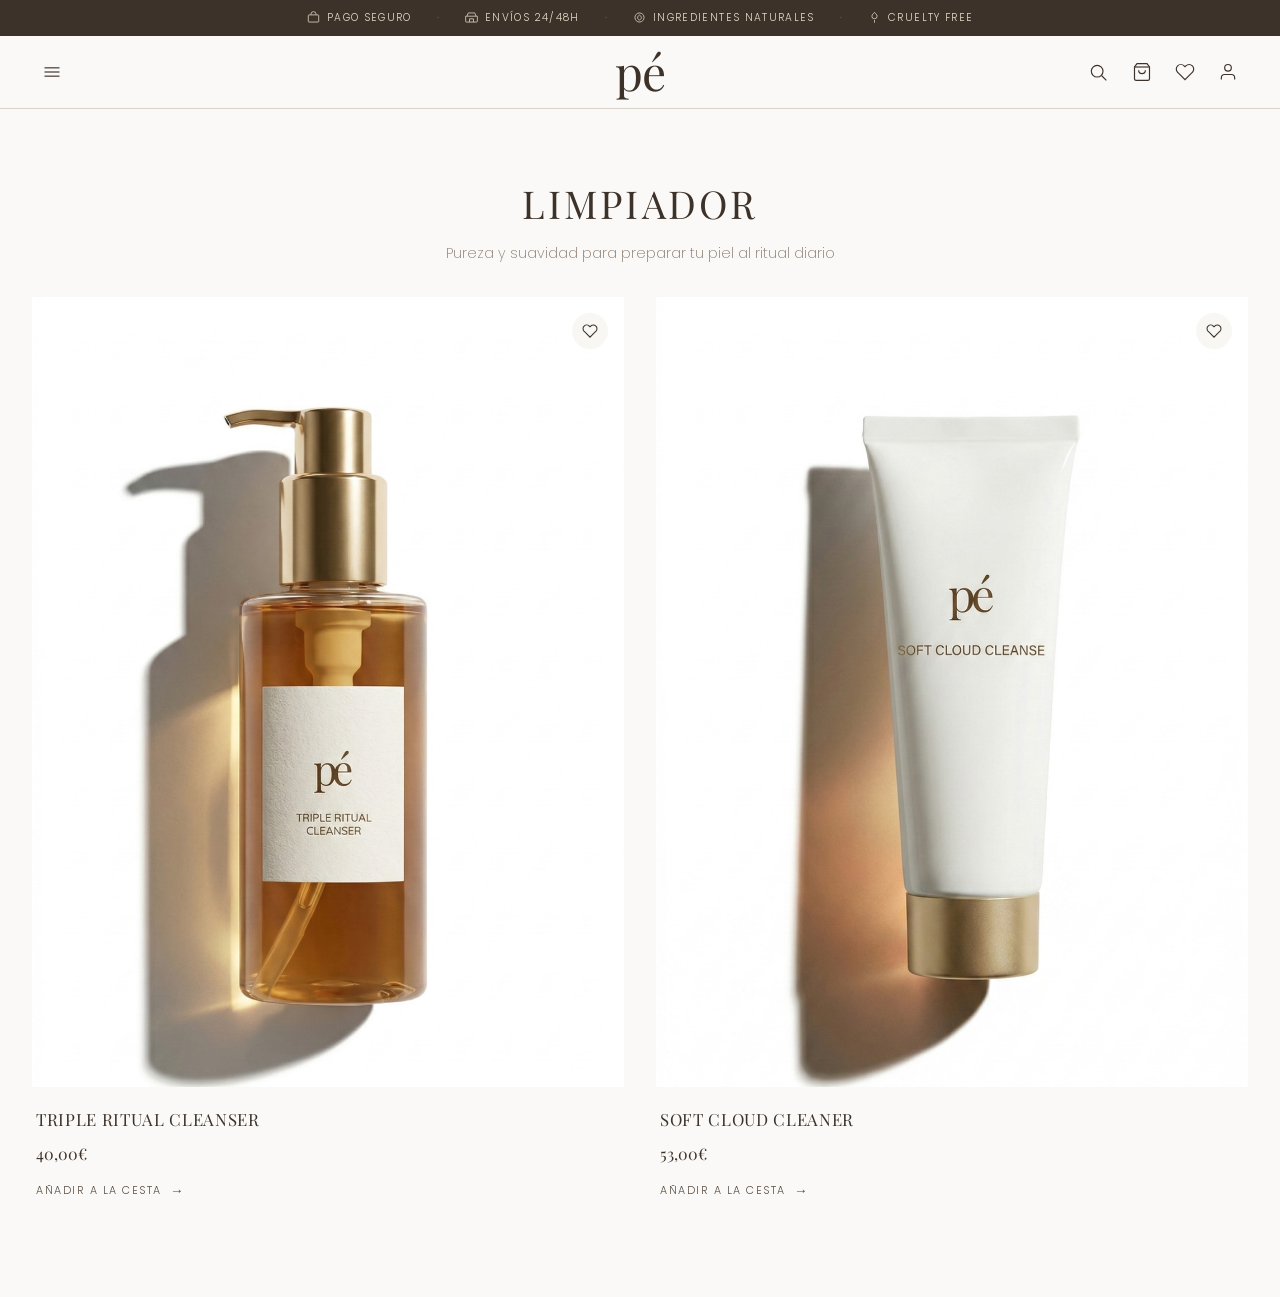
<file: limpiadores.html>
<!DOCTYPE html>
<html lang="es">
<head>
  <meta charset="UTF-8">
  <meta name="viewport" content="width=device-width, initial-scale=1.0">
  <title>Limpiador — Le Perlé</title>
  <meta name="description" content="Limpiadores faciales Le Perlé. Pureza y suavidad para preparar tu piel al ritual diario.">
  <link rel="stylesheet" href="styles.css">
  <link rel="preconnect" href="https://fonts.googleapis.com">
  <link rel="preconnect" href="https://fonts.gstatic.com" crossorigin>
</head>
<body>

  <!-- TOP BAR -->
  <div class="promo-bar" aria-label="Información de la marca">
    <div class="promo-bar__track">
      <div class="promo-bar__item">
        <svg viewBox="0 0 20 20" fill="none" stroke="currentColor" stroke-width="1.4" aria-hidden="true"><rect x="2" y="6" width="16" height="11" rx="1"/><path d="M6 6V5a4 4 0 018 0v1"/></svg>
        <span>Pago seguro</span>
      </div>
      <div class="promo-bar__sep" aria-hidden="true">·</div>
      <div class="promo-bar__item">
        <svg viewBox="0 0 20 20" fill="none" stroke="currentColor" stroke-width="1.4" aria-hidden="true"><path d="M3 8l2-5h10l2 5"/><path d="M1 8h18v8a1 1 0 01-1 1H2a1 1 0 01-1-1V8z"/><path d="M7 17v-5h6v5"/></svg>
        <span>Envíos 24/48h</span>
      </div>
      <div class="promo-bar__sep" aria-hidden="true">·</div>
      <div class="promo-bar__item">
        <svg viewBox="0 0 20 20" fill="none" stroke="currentColor" stroke-width="1.4" aria-hidden="true"><circle cx="10" cy="10" r="7"/><path d="M10 6c0 0-3 2-3 4.5S10 14 10 14s3-1.5 3-3.5S10 6 10 6z"/></svg>
        <span>Ingredientes naturales</span>
      </div>
      <div class="promo-bar__sep" aria-hidden="true">·</div>
      <div class="promo-bar__item">
        <svg viewBox="0 0 20 20" fill="none" stroke="currentColor" stroke-width="1.4" aria-hidden="true"><path d="M10 2c-1 2-4 3-4 6a4 4 0 008 0c0-3-3-4-4-6z"/><path d="M10 14v4"/></svg>
        <span>Cruelty Free</span>
      </div>
    </div>
  </div>

  <header class="site-header">
    <div class="header-inner">
      <div class="header-left">
        <button class="icon-btn" data-menu-toggle aria-label="Abrir menú">
          <svg viewBox="0 0 24 24" fill="none" stroke="currentColor"><line x1="3" y1="7" x2="21" y2="7"/><line x1="3" y1="12" x2="21" y2="12"/><line x1="3" y1="17" x2="21" y2="17"/></svg>
        </button>
      </div>
      <a href="index.html" class="header-logo" aria-label="Le Perlé — Inicio">
        <span class="logo-mark">pé</span>
        <span class="logo-sub">Le Perlé</span>
      </a>
      <div class="header-right">
        <button class="icon-btn" data-search-toggle aria-label="Buscar">
          <svg viewBox="0 0 24 24" fill="none" stroke="currentColor"><circle cx="11" cy="11" r="7"/><line x1="16.5" y1="16.5" x2="22" y2="22"/></svg>
        </button>
        <a href="cart.html" class="icon-btn" aria-label="Carrito">
          <svg viewBox="0 0 24 24" fill="none" stroke="currentColor">
            <path d="M6 2L3 6v14a2 2 0 0 0 2 2h14a2 2 0 0 0 2-2V6l-3-4z"></path>
            <line x1="3" y1="6" x2="21" y2="6"></line>
            <path d="M16 10a4 4 0 0 1-8 0"></path>
          </svg>
          <span class="cart-badge">0</span>
        </a>
        <a href="favorites.html" class="icon-btn" aria-label="Favoritos">
          <svg viewBox="0 0 24 24" fill="none" stroke="currentColor"><path d="M20.84 4.61a5.5 5.5 0 00-7.78 0L12 5.67l-1.06-1.06a5.5 5.5 0 00-7.78 7.78l1.06 1.06L12 21.23l7.78-7.78 1.06-1.06a5.5 5.5 0 000-7.78z"/></svg>
          <span class="fav-badge" style="display:none">0</span>
        </a>
        <button class="icon-btn" aria-label="Mi cuenta">
          <svg viewBox="0 0 24 24" fill="none" stroke="currentColor"><path d="M20 21v-2a4 4 0 00-4-4H8a4 4 0 00-4 4v2"/><circle cx="12" cy="7" r="4"/></svg>
        </button>
      </div>
    </div>
  </header>

  <div class="search-panel" id="search-panel" role="search">
    <input type="search" placeholder="Buscar productos..." aria-label="Buscar productos">
    <button class="search-close" id="search-close-btn" aria-label="Cerrar búsqueda">
      <svg viewBox="0 0 24 24" fill="none" stroke="currentColor"><line x1="18" y1="6" x2="6" y2="18"/><line x1="6" y1="6" x2="18" y2="18"/></svg>
    </button>
  </div>

  <div class="menu-overlay" id="menu-overlay" aria-hidden="true"></div>

  <nav class="side-menu" id="side-menu" aria-label="Menú principal">
    <div class="side-menu-header">
      <a href="index.html" class="header-logo"><span class="logo-mark">pé</span></a>
      <button class="menu-close-btn icon-btn" data-menu-close aria-label="Cerrar menú">
        <svg viewBox="0 0 24 24" fill="none" stroke="currentColor"><line x1="18" y1="6" x2="6" y2="18"/><line x1="6" y1="6" x2="18" y2="18"/></svg>
      </button>
    </div>
    <div class="side-menu-nav">
      <a href="serums.html">Sérums</a>
      <a href="limpiadores.html">Limpiador</a>
      <div class="side-menu-divider"></div>
      <a href="products.html">Ver todos</a>
      <button class="side-menu-club-btn" onclick="document.getElementById('welcome-popup').classList.add('is-open');document.body.style.overflow='hidden';document.querySelector('.side-menu').classList.remove('is-open');document.getElementById('menu-overlay').classList.remove('is-open');">LE PERLÉ CLUB</button>
    </div>
    <div class="side-menu-actions">
      <a href="cart.html">
        <svg viewBox="0 0 24 24" fill="none" stroke="currentColor"><path d="M6 2L3 6v14a2 2 0 0 0 2 2h14a2 2 0 0 0 2-2V6l-3-4z"/><line x1="3" y1="6" x2="21" y2="6"/><path d="M16 10a4 4 0 0 1-8 0"/></svg>
        Carrito
      </a>
      <a href="favorites.html">
        <svg viewBox="0 0 24 24" fill="none" stroke="currentColor"><path d="M20.84 4.61a5.5 5.5 0 00-7.78 0L12 5.67l-1.06-1.06a5.5 5.5 0 00-7.78 7.78l1.06 1.06L12 21.23l7.78-7.78 1.06-1.06a5.5 5.5 0 000-7.78z"/></svg>
        Favoritos
      </a>
      <a href="#" aria-label="Mi cuenta">
        <svg viewBox="0 0 24 24" fill="none" stroke="currentColor"><path d="M20 21v-2a4 4 0 00-4-4H8a4 4 0 00-4 4v2"/><circle cx="12" cy="7" r="4"/></svg>
        Mi cuenta
      </a>
    </div>
  </nav>

  <div class="modal-overlay" id="welcome-popup">
    <div class="club-popup">
      <button class="club-popup__close" aria-label="Cerrar">
        <svg viewBox="0 0 24 24" fill="none" stroke="currentColor" stroke-width="1.4"><line x1="18" y1="6" x2="6" y2="18"/><line x1="6" y1="6" x2="18" y2="18"/></svg>
      </button>
      <div class="club-popup__image">
        <img src="IMAGEN DE POPUP.jpg" alt="Glass Skin Le Perlé">
      </div>
      <div class="club-popup__body">
        <h2 class="club-popup__title">Únete a<br>Le Perlé Club</h2>
        <p class="club-popup__subtitle">Sé la primera en acceder a reposiciones y secretos profesionales para una Glass Skin perfecta.</p>
        <form class="club-popup__form" novalidate>
          <div class="club-popup__field">
            <input type="email" placeholder="Correo electrónico" required>
          </div>
          <div class="club-popup__checks">
            <label class="club-popup__check">
              <input type="checkbox" required>
              <span>He leído y acepto la <a href="legal.html">Política de Privacidad</a>.</span>
            </label>
            <label class="club-popup__check">
              <input type="checkbox">
              <span>Acepto recibir comunicaciones comerciales, novedades y contenido exclusivo de Le Perlé</span>
            </label>
          </div>
          <button type="submit" class="club-popup__btn">QUIERO MI PASE VIP</button>
          <button type="button" class="club-popup__skip" data-popup-close>No, gracias</button>
        </form>
      </div>
    </div>
  </div>

  <main>
    <section class="page-header" style="padding: 4rem 0 2rem; text-align: center;">
      <div class="container">
        <h1 class="section-title" style="margin-bottom: 0.5rem;">Limpiador</h1>
        <p style="color: var(--clr-gray-mid); font-size: 0.9rem; font-weight: 200;">Pureza y suavidad para preparar tu piel al ritual diario</p>
      </div>
    </section>

    <section class="featured-products" style="padding-top: 0;">
      <div class="container">
        <div class="products-grid">
          <article class="product-card">
            <a href="product.html?id=triple-ritual-cleanser-150ml">
              <div class="product-card__image-wrap">
                <img src="TripleRitualCleanser.jpeg" alt="Triple Ritual Cleanser" style="width:100%;height:100%;object-fit:cover;">
                <button class="product-card__fav" data-fav aria-label="Añadir a favoritos">
                  <svg viewBox="0 0 24 24" fill="none" stroke="currentColor"><path d="M20.84 4.61a5.5 5.5 0 00-7.78 0L12 5.67l-1.06-1.06a5.5 5.5 0 00-7.78 7.78l1.06 1.06L12 21.23l7.78-7.78 1.06-1.06a5.5 5.5 0 000-7.78z"/></svg>
                </button>
              </div>
            </a>
            <div class="product-card__info">
              <h3 class="product-card__name">Triple Ritual Cleanser</h3>
              <p class="product-card__variant">Limpiador facial · 150ml</p>
              <p class="product-card__price">40,00€</p>
              <button class="product-card__add" data-add-cart data-product-id="triple-ritual-cleanser-150ml" data-product-name="Triple Ritual Cleanser" data-product-variant="Limpiador facial · 150ml" data-product-price="40.00" data-product-image="TripleRitualCleanser.jpeg">Añadir a la cesta</button>
            </div>
          </article>
          <article class="product-card">
            <a href="product.html?id=soft-cloud-cleaner-100ml">
              <div class="product-card__image-wrap">
                <img src="SoftCloudCleanse.jpeg" alt="Soft Cloud Cleaner" style="width:100%;height:100%;object-fit:cover;">
                <button class="product-card__fav" data-fav aria-label="Añadir a favoritos">
                  <svg viewBox="0 0 24 24" fill="none" stroke="currentColor"><path d="M20.84 4.61a5.5 5.5 0 00-7.78 0L12 5.67l-1.06-1.06a5.5 5.5 0 00-7.78 7.78l1.06 1.06L12 21.23l7.78-7.78 1.06-1.06a5.5 5.5 0 000-7.78z"/></svg>
                </button>
              </div>
            </a>
            <div class="product-card__info">
              <h3 class="product-card__name">Soft Cloud Cleaner</h3>
              <p class="product-card__variant">Limpiador suave · 100ml</p>
              <p class="product-card__price">53,00€</p>
              <button class="product-card__add" data-add-cart data-product-id="soft-cloud-cleaner-100ml" data-product-name="Soft Cloud Cleaner" data-product-variant="Limpiador suave · 100ml" data-product-price="53.00" data-product-image="SoftCloudCleanse.jpeg">Añadir a la cesta</button>
            </div>
          </article>

        </div>
      </div>
    </section>
  </main>

  <script src="products-db.js"></script>
  <script src="script.js"></script>
  <script src="cart-system.js"></script>
</body>
</html>
</file>
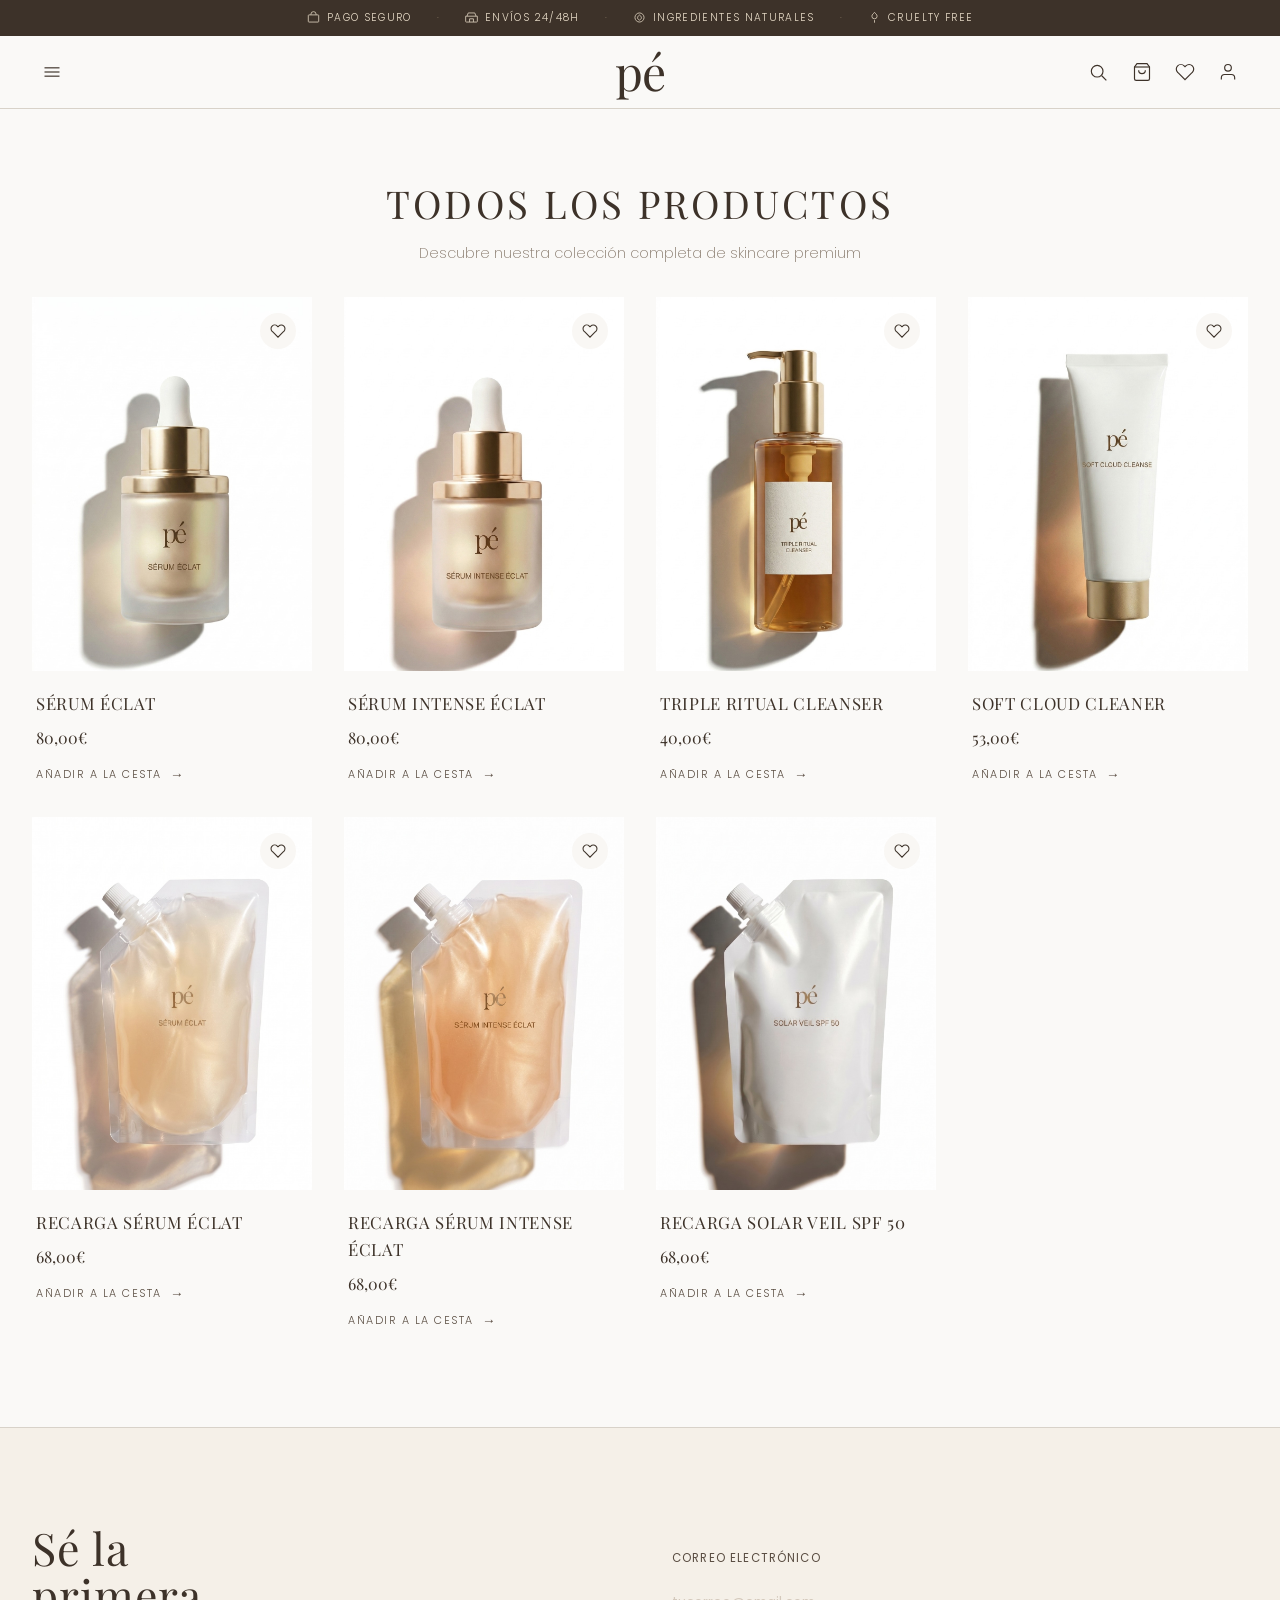
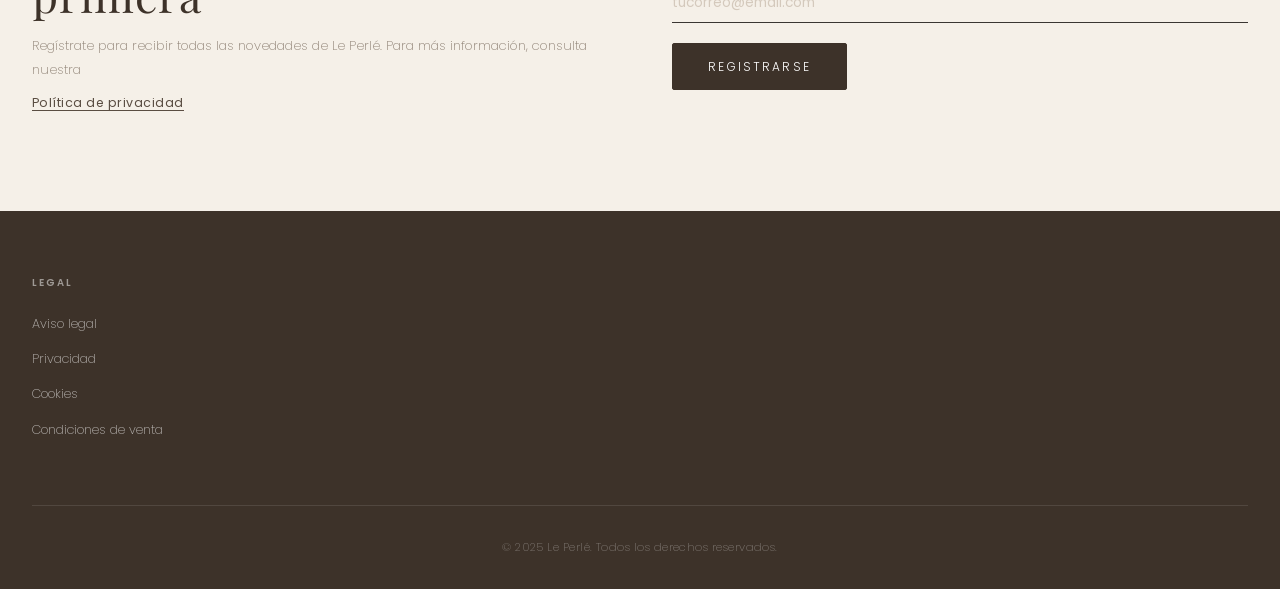
<file: products.html>
<!DOCTYPE html>
<html lang="es">
<head>
  <meta charset="UTF-8">
  <meta name="viewport" content="width=device-width, initial-scale=1.0">
  <title>Productos — Le Perlé</title>
  <meta name="description" content="Explora toda la colección de productos de skincare premium de Le Perlé. Sérums, limpiadores, mascarillas y más.">
  <link rel="stylesheet" href="styles.css">
  <link rel="preconnect" href="https://fonts.googleapis.com">
  <link rel="preconnect" href="https://fonts.gstatic.com" crossorigin>
</head>
<body>

  <!-- TOP BAR -->
  <div class="promo-bar" aria-label="Información de la marca">
    <div class="promo-bar__track">
      <div class="promo-bar__item">
        <svg viewBox="0 0 20 20" fill="none" stroke="currentColor" stroke-width="1.4" aria-hidden="true"><rect x="2" y="6" width="16" height="11" rx="1"/><path d="M6 6V5a4 4 0 018 0v1"/></svg>
        <span>Pago seguro</span>
      </div>
      <div class="promo-bar__sep" aria-hidden="true">·</div>
      <div class="promo-bar__item">
        <svg viewBox="0 0 20 20" fill="none" stroke="currentColor" stroke-width="1.4" aria-hidden="true"><path d="M3 8l2-5h10l2 5"/><path d="M1 8h18v8a1 1 0 01-1 1H2a1 1 0 01-1-1V8z"/><path d="M7 17v-5h6v5"/></svg>
        <span>Envíos 24/48h</span>
      </div>
      <div class="promo-bar__sep" aria-hidden="true">·</div>
      <div class="promo-bar__item">
        <svg viewBox="0 0 20 20" fill="none" stroke="currentColor" stroke-width="1.4" aria-hidden="true"><circle cx="10" cy="10" r="7"/><path d="M10 6c0 0-3 2-3 4.5S10 14 10 14s3-1.5 3-3.5S10 6 10 6z"/></svg>
        <span>Ingredientes naturales</span>
      </div>
      <div class="promo-bar__sep" aria-hidden="true">·</div>
      <div class="promo-bar__item">
        <svg viewBox="0 0 20 20" fill="none" stroke="currentColor" stroke-width="1.4" aria-hidden="true"><path d="M10 2c-1 2-4 3-4 6a4 4 0 008 0c0-3-3-4-4-6z"/><path d="M10 14v4"/></svg>
        <span>Cruelty Free</span>
      </div>
    </div>
  </div>

  <!-- HEADER -->
  <header class="site-header">
    <div class="header-inner">
      <div class="header-left">
        <button class="icon-btn" data-menu-toggle aria-label="Abrir menú">
          <svg viewBox="0 0 24 24" fill="none" stroke="currentColor"><line x1="3" y1="7" x2="21" y2="7"/><line x1="3" y1="12" x2="21" y2="12"/><line x1="3" y1="17" x2="21" y2="17"/></svg>
        </button>
      </div>
      <a href="index.html" class="header-logo" aria-label="Le Perlé — Inicio">
        <span class="logo-mark">pé</span>
        <span class="logo-sub">Le Perlé</span>
      </a>
      <div class="header-right">
        <button class="icon-btn" data-search-toggle aria-label="Buscar">
          <svg viewBox="0 0 24 24" fill="none" stroke="currentColor"><circle cx="11" cy="11" r="7"/><line x1="16.5" y1="16.5" x2="22" y2="22"/></svg>
        </button>
        <a href="cart.html" class="icon-btn" aria-label="Carrito">
          <svg viewBox="0 0 24 24" fill="none" stroke="currentColor">
            <path d="M6 2L3 6v14a2 2 0 0 0 2 2h14a2 2 0 0 0 2-2V6l-3-4z"></path>
            <line x1="3" y1="6" x2="21" y2="6"></line>
            <path d="M16 10a4 4 0 0 1-8 0"></path>
          </svg>
          <span class="cart-badge">0</span>
        </a>
        <a href="favorites.html" class="icon-btn" aria-label="Favoritos">
          <svg viewBox="0 0 24 24" fill="none" stroke="currentColor"><path d="M20.84 4.61a5.5 5.5 0 00-7.78 0L12 5.67l-1.06-1.06a5.5 5.5 0 00-7.78 7.78l1.06 1.06L12 21.23l7.78-7.78 1.06-1.06a5.5 5.5 0 000-7.78z"/></svg>
          <span class="fav-badge" style="display:none">0</span>
        </a>
        <button class="icon-btn" aria-label="Mi cuenta">
          <svg viewBox="0 0 24 24" fill="none" stroke="currentColor"><path d="M20 21v-2a4 4 0 00-4-4H8a4 4 0 00-4 4v2"/><circle cx="12" cy="7" r="4"/></svg>
        </button>
      </div>
    </div>
  </header>

  <!-- SEARCH PANEL -->
  <div class="search-panel" id="search-panel" role="search">
    <input type="search" placeholder="Buscar productos..." aria-label="Buscar productos">
    <button class="search-close" id="search-close-btn" aria-label="Cerrar búsqueda">
      <svg viewBox="0 0 24 24" fill="none" stroke="currentColor"><line x1="18" y1="6" x2="6" y2="18"/><line x1="6" y1="6" x2="18" y2="18"/></svg>
    </button>
  </div>

  <!-- MENU OVERLAY -->
  <div class="menu-overlay" id="menu-overlay" aria-hidden="true"></div>

  <!-- SIDE MENU -->
  <nav class="side-menu" id="side-menu" aria-label="Menú principal">
    <div class="side-menu-header">
      <a href="index.html" class="header-logo"><span class="logo-mark">pé</span></a>
      <button class="menu-close-btn icon-btn" data-menu-close aria-label="Cerrar menú">
        <svg viewBox="0 0 24 24" fill="none" stroke="currentColor"><line x1="18" y1="6" x2="6" y2="18"/><line x1="6" y1="6" x2="18" y2="18"/></svg>
      </button>
    </div>
    <div class="side-menu-nav">
      <a href="serums.html">Sérums</a>
      <a href="limpiadores.html">Limpiador</a>
      <div class="side-menu-divider"></div>
      <a href="products.html">Ver todos</a>
      <button class="side-menu-club-btn" onclick="document.getElementById('welcome-popup').classList.add('is-open');document.body.style.overflow='hidden';document.querySelector('.side-menu').classList.remove('is-open');document.getElementById('menu-overlay').classList.remove('is-open');">LE PERLÉ CLUB</button>
    </div>
    <div class="side-menu-actions">
      <a href="cart.html">
        <svg viewBox="0 0 24 24" fill="none" stroke="currentColor"><path d="M6 2L3 6v14a2 2 0 0 0 2 2h14a2 2 0 0 0 2-2V6l-3-4z"/><line x1="3" y1="6" x2="21" y2="6"/><path d="M16 10a4 4 0 0 1-8 0"/></svg>
        Carrito
      </a>
      <a href="favorites.html">
        <svg viewBox="0 0 24 24" fill="none" stroke="currentColor"><path d="M20.84 4.61a5.5 5.5 0 00-7.78 0L12 5.67l-1.06-1.06a5.5 5.5 0 00-7.78 7.78l1.06 1.06L12 21.23l7.78-7.78 1.06-1.06a5.5 5.5 0 000-7.78z"/></svg>
        Favoritos
      </a>
      <a href="#" aria-label="Mi cuenta">
        <svg viewBox="0 0 24 24" fill="none" stroke="currentColor"><path d="M20 21v-2a4 4 0 00-4-4H8a4 4 0 00-4 4v2"/><circle cx="12" cy="7" r="4"/></svg>
        Mi cuenta
      </a>
    </div>
  </nav>

  <main>

    <!-- PAGE HEADER -->
    <section class="page-header" style="padding: 4rem 0 2rem; text-align: center;">
      <div class="container">
        <h1 class="section-title" style="margin-bottom: 0.5rem;">Todos los productos</h1>
        <p style="color: var(--clr-gray-mid); font-size: 0.9rem; font-weight: 200;">Descubre nuestra colección completa de skincare premium</p>
      </div>
    </section>

    <!-- PRODUCTS GRID -->
    <section class="featured-products" style="padding-top: 0;">
      <div class="container">
        <div class="products-grid" id="products-container">

          <article class="product-card" data-category="serum">
            <a href="product.html?id=serum-eclat-30ml">
              <div class="product-card__image-wrap">
                <img src="SerumEclat.jpeg" alt="Sérum Éclat" style="width:100%;height:100%;object-fit:cover;">
                <span class="product-card__badge">Bestseller</span>
                <button class="product-card__fav" data-fav aria-label="Añadir a favoritos">
                  <svg viewBox="0 0 24 24" fill="none" stroke="currentColor"><path d="M20.84 4.61a5.5 5.5 0 00-7.78 0L12 5.67l-1.06-1.06a5.5 5.5 0 00-7.78 7.78l1.06 1.06L12 21.23l7.78-7.78 1.06-1.06a5.5 5.5 0 000-7.78z"/></svg>
                </button>
              </div>
            </a>
            <div class="product-card__info">
              <h3 class="product-card__name">Sérum Éclat</h3>
              <p class="product-card__variant">Sérum · 30ml</p>
              <p class="product-card__price">80,00€</p>
              <button class="product-card__add" data-add-cart data-product-id="serum-eclat-30ml" data-product-name="Sérum Éclat" data-product-variant="Sérum · 30ml" data-product-price="80.00" data-product-image="SerumEclat.jpeg">Añadir a la cesta</button>
            </div>
          </article>
          <article class="product-card" data-category="serum">
            <a href="product.html?id=serum-intense-eclat-30ml">
              <div class="product-card__image-wrap">
                <img src="SerumIntenseEclat.jpeg" alt="Sérum Intense Éclat" style="width:100%;height:100%;object-fit:cover;">
                <button class="product-card__fav" data-fav aria-label="Añadir a favoritos">
                  <svg viewBox="0 0 24 24" fill="none" stroke="currentColor"><path d="M20.84 4.61a5.5 5.5 0 00-7.78 0L12 5.67l-1.06-1.06a5.5 5.5 0 00-7.78 7.78l1.06 1.06L12 21.23l7.78-7.78 1.06-1.06a5.5 5.5 0 000-7.78z"/></svg>
                </button>
              </div>
            </a>
            <div class="product-card__info">
              <h3 class="product-card__name">Sérum Intense Éclat</h3>
              <p class="product-card__variant">Sérum intensivo · 30ml</p>
              <p class="product-card__price">80,00€</p>
              <button class="product-card__add" data-add-cart data-product-id="serum-intense-eclat-30ml" data-product-name="Sérum Intense Éclat" data-product-variant="Sérum intensivo · 30ml" data-product-price="80.00" data-product-image="SerumIntenseEclat.jpeg">Añadir a la cesta</button>
            </div>
          </article>
          <article class="product-card" data-category="cleanser">
            <a href="product.html?id=triple-ritual-cleanser-150ml">
              <div class="product-card__image-wrap">
                <img src="TripleRitualCleanser.jpeg" alt="Triple Ritual Cleanser" style="width:100%;height:100%;object-fit:cover;">
                <button class="product-card__fav" data-fav aria-label="Añadir a favoritos">
                  <svg viewBox="0 0 24 24" fill="none" stroke="currentColor"><path d="M20.84 4.61a5.5 5.5 0 00-7.78 0L12 5.67l-1.06-1.06a5.5 5.5 0 00-7.78 7.78l1.06 1.06L12 21.23l7.78-7.78 1.06-1.06a5.5 5.5 0 000-7.78z"/></svg>
                </button>
              </div>
            </a>
            <div class="product-card__info">
              <h3 class="product-card__name">Triple Ritual Cleanser</h3>
              <p class="product-card__variant">Limpiador facial · 150ml</p>
              <p class="product-card__price">40,00€</p>
              <button class="product-card__add" data-add-cart data-product-id="triple-ritual-cleanser-150ml" data-product-name="Triple Ritual Cleanser" data-product-variant="Limpiador facial · 150ml" data-product-price="40.00" data-product-image="TripleRitualCleanser.jpeg">Añadir a la cesta</button>
            </div>
          </article>
          <article class="product-card" data-category="cleanser">
            <a href="product.html?id=soft-cloud-cleaner-100ml">
              <div class="product-card__image-wrap">
                <img src="SoftCloudCleanse.jpeg" alt="Soft Cloud Cleaner" style="width:100%;height:100%;object-fit:cover;">
                <button class="product-card__fav" data-fav aria-label="Añadir a favoritos">
                  <svg viewBox="0 0 24 24" fill="none" stroke="currentColor"><path d="M20.84 4.61a5.5 5.5 0 00-7.78 0L12 5.67l-1.06-1.06a5.5 5.5 0 00-7.78 7.78l1.06 1.06L12 21.23l7.78-7.78 1.06-1.06a5.5 5.5 0 000-7.78z"/></svg>
                </button>
              </div>
            </a>
            <div class="product-card__info">
              <h3 class="product-card__name">Soft Cloud Cleaner</h3>
              <p class="product-card__variant">Limpiador suave · 100ml</p>
              <p class="product-card__price">53,00€</p>
              <button class="product-card__add" data-add-cart data-product-id="soft-cloud-cleaner-100ml" data-product-name="Soft Cloud Cleaner" data-product-variant="Limpiador suave · 100ml" data-product-price="53.00" data-product-image="SoftCloudCleanse.jpeg">Añadir a la cesta</button>
            </div>
          </article>
          <article class="product-card" data-category="recambio">
            <a href="product.html?id=recarga-serum-eclat-30ml">
              <div class="product-card__image-wrap">
                <img src="SerumEclatVeige.jpeg" alt="Recarga Sérum Éclat" style="width:100%;height:100%;object-fit:cover;">
                <button class="product-card__fav" data-fav aria-label="Añadir a favoritos">
                  <svg viewBox="0 0 24 24" fill="none" stroke="currentColor"><path d="M20.84 4.61a5.5 5.5 0 00-7.78 0L12 5.67l-1.06-1.06a5.5 5.5 0 00-7.78 7.78l1.06 1.06L12 21.23l7.78-7.78 1.06-1.06a5.5 5.5 0 000-7.78z"/></svg>
                </button>
              </div>
            </a>
            <div class="product-card__info">
              <h3 class="product-card__name">Recarga Sérum Éclat</h3>
              <p class="product-card__variant">Recarga · 30ml</p>
              <p class="product-card__price">68,00€</p>
              <button class="product-card__add" data-add-cart data-product-id="recarga-serum-eclat-30ml" data-product-name="Recarga Sérum Éclat" data-product-variant="Recarga · 30ml" data-product-price="68.00" data-product-image="SerumEclatVeige.jpeg">Añadir a la cesta</button>
            </div>
          </article>
          <article class="product-card" data-category="recambio">
            <a href="product.html?id=recarga-serum-intense-eclat-30ml">
              <div class="product-card__image-wrap">
                <img src="SerumIntenseEclatNaranja.jpeg" alt="Recarga Sérum Intense Éclat" style="width:100%;height:100%;object-fit:cover;">
                <button class="product-card__fav" data-fav aria-label="Añadir a favoritos">
                  <svg viewBox="0 0 24 24" fill="none" stroke="currentColor"><path d="M20.84 4.61a5.5 5.5 0 00-7.78 0L12 5.67l-1.06-1.06a5.5 5.5 0 00-7.78 7.78l1.06 1.06L12 21.23l7.78-7.78 1.06-1.06a5.5 5.5 0 000-7.78z"/></svg>
                </button>
              </div>
            </a>
            <div class="product-card__info">
              <h3 class="product-card__name">Recarga Sérum Intense Éclat</h3>
              <p class="product-card__variant">Recarga · 30ml</p>
              <p class="product-card__price">68,00€</p>
              <button class="product-card__add" data-add-cart data-product-id="recarga-serum-intense-eclat-30ml" data-product-name="Recarga Sérum Intense Éclat" data-product-variant="Recarga · 30ml" data-product-price="68.00" data-product-image="SerumIntenseEclatNaranja.jpeg">Añadir a la cesta</button>
            </div>
          </article>
          <article class="product-card" data-category="recambio">
            <a href="product.html?id=recarga-solar-veil-spf50-50ml">
              <div class="product-card__image-wrap">
                <img src="SolarVeilSPF50.jpeg" alt="Recarga Solar Veil SPF 50" style="width:100%;height:100%;object-fit:cover;">
                <button class="product-card__fav" data-fav aria-label="Añadir a favoritos">
                  <svg viewBox="0 0 24 24" fill="none" stroke="currentColor"><path d="M20.84 4.61a5.5 5.5 0 00-7.78 0L12 5.67l-1.06-1.06a5.5 5.5 0 00-7.78 7.78l1.06 1.06L12 21.23l7.78-7.78 1.06-1.06a5.5 5.5 0 000-7.78z"/></svg>
                </button>
              </div>
            </a>
            <div class="product-card__info">
              <h3 class="product-card__name">Recarga Solar Veil SPF 50</h3>
              <p class="product-card__variant">Recarga · 50ml</p>
              <p class="product-card__price">68,00€</p>
              <button class="product-card__add" data-add-cart data-product-id="recarga-solar-veil-spf50-50ml" data-product-name="Recarga Solar Veil SPF 50" data-product-variant="Recarga · 50ml" data-product-price="68.00" data-product-image="SolarVeilSPF50.jpeg">Añadir a la cesta</button>
            </div>
          </article>

        </div>
      </div>
    </section>

  </main>


  <!-- NEWSLETTER -->
  <section class="newsletter-strip">
    <div class="container">
      <div class="newsletter-inner">
        <div class="newsletter-brand">
          <h2 class="newsletter-title">Sé la<br>primera</h2>
          <p>Regístrate para recibir todas las novedades de Le Perlé. Para más información, consulta nuestra</p>
          <a href="legal.html">Política de privacidad</a>
        </div>
        <form class="newsletter-form" novalidate>
          <label for="nl-email">Correo electrónico</label>
          <input type="email" id="nl-email" name="email" placeholder="tucorreo@email.com" autocomplete="email" required>
          <button type="submit" class="btn btn--primary" style="margin-top:0.5rem;align-self:flex-start;">Registrarse</button>
        </form>
      </div>
    </div>
  </section>

  <!-- FOOTER -->
  <footer class="site-footer">
    <div class="container">
      <div class="footer-inner">
        <div class="footer-col">
          <h4>Legal</h4>
          <ul>
            <li><a href="legal.html">Aviso legal</a></li>
            <li><a href="legal.html">Privacidad</a></li>
            <li><a href="legal.html">Cookies</a></li>
            <li><a href="legal.html">Condiciones de venta</a></li>
          </ul>
        </div>
      </div>
      <div class="footer-bottom">
        <p>© 2025 Le Perlé. Todos los derechos reservados.</p>
      </div>
    </div>
  </footer>

  <script src="products-db.js"></script>
  <script src="script.js"></script>
  <script src="cart-system.js"></script>
  <script>
    // Product Filter System
    document.addEventListener('DOMContentLoaded', function() {
      const filterBtns = document.querySelectorAll('.filter-btn');
      const products = document.querySelectorAll('.product-card');

      filterBtns.forEach(btn => {
        btn.addEventListener('click', function() {
          const filter = this.dataset.filter;
          
          // Update active state
          filterBtns.forEach(b => b.classList.remove('active'));
          this.classList.add('active');
          
          // Filter products
          products.forEach(product => {
            if (filter === 'all' || product.dataset.category === filter) {
              product.style.display = '';
              product.style.animation = 'fadeIn 0.3s ease';
            } else {
              product.style.display = 'none';
            }
          });
        });
      });
    });
  </script>
</body>
</html>
</file>
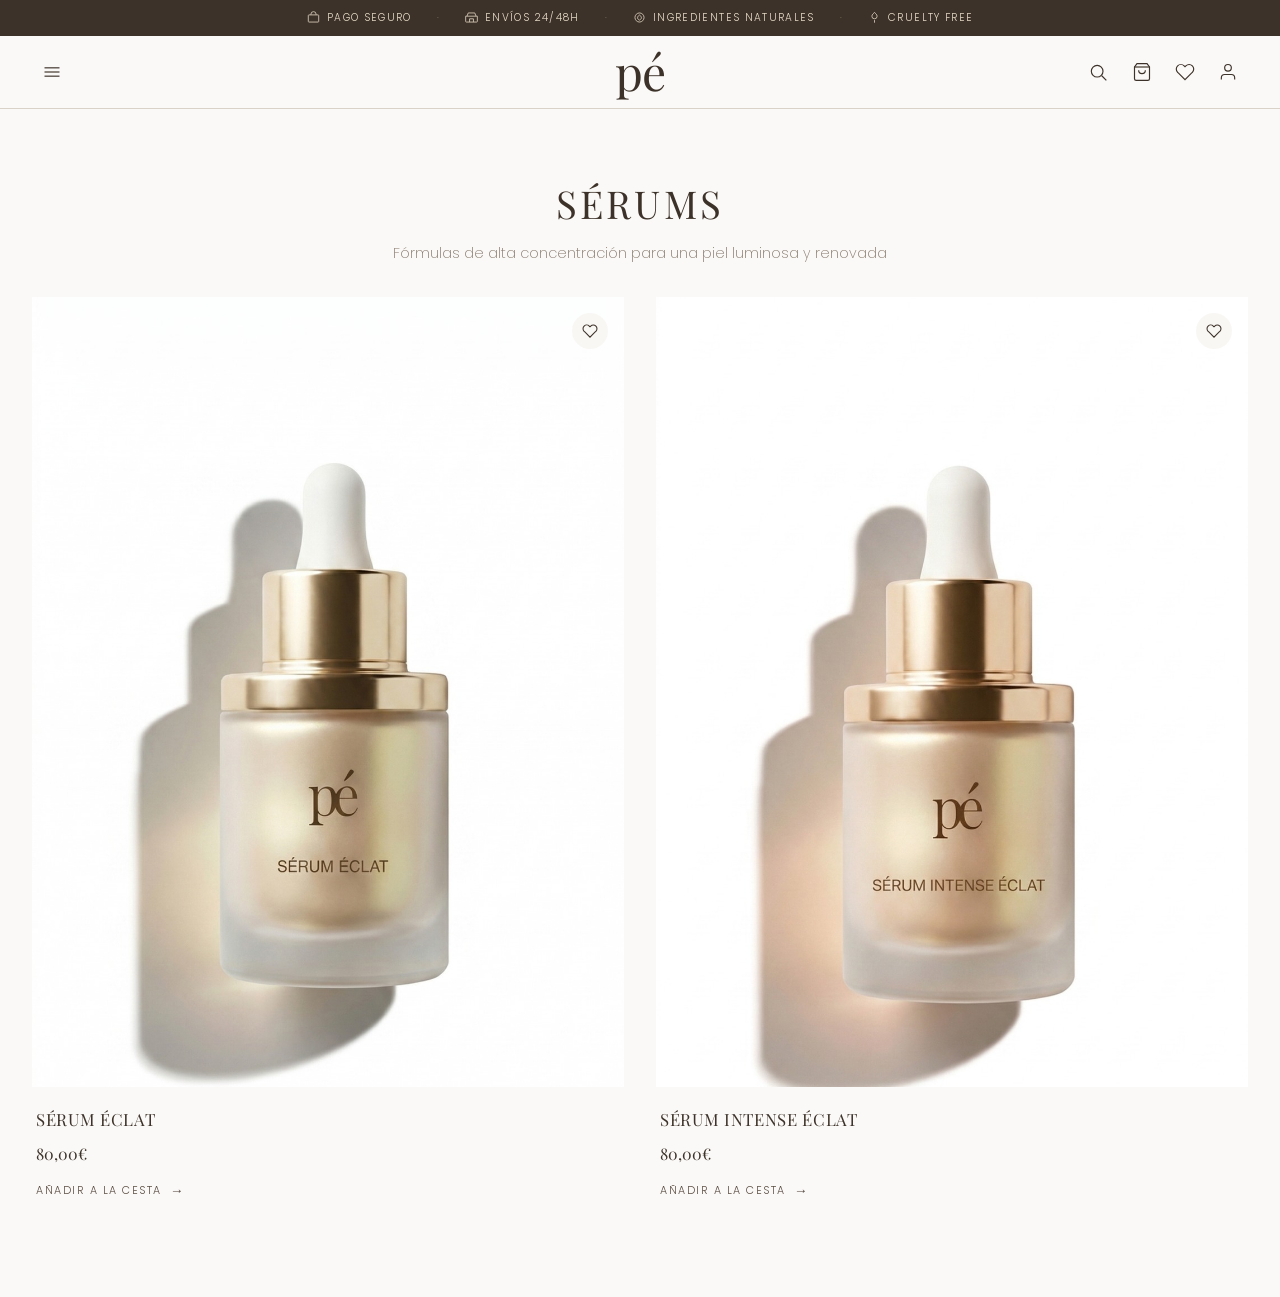
<file: serums.html>
<!DOCTYPE html>
<html lang="es">
<head>
  <meta charset="UTF-8">
  <meta name="viewport" content="width=device-width, initial-scale=1.0">
  <title>Sérums — Le Perlé</title>
  <meta name="description" content="Descubre los sérums de alta concentración de Le Perlé. Fórmulas avanzadas para una piel radiante.">
  <link rel="stylesheet" href="styles.css">
  <link rel="preconnect" href="https://fonts.googleapis.com">
  <link rel="preconnect" href="https://fonts.gstatic.com" crossorigin>
</head>
<body>

  <!-- TOP BAR -->
  <div class="promo-bar" aria-label="Información de la marca">
    <div class="promo-bar__track">
      <div class="promo-bar__item">
        <svg viewBox="0 0 20 20" fill="none" stroke="currentColor" stroke-width="1.4" aria-hidden="true"><rect x="2" y="6" width="16" height="11" rx="1"/><path d="M6 6V5a4 4 0 018 0v1"/></svg>
        <span>Pago seguro</span>
      </div>
      <div class="promo-bar__sep" aria-hidden="true">·</div>
      <div class="promo-bar__item">
        <svg viewBox="0 0 20 20" fill="none" stroke="currentColor" stroke-width="1.4" aria-hidden="true"><path d="M3 8l2-5h10l2 5"/><path d="M1 8h18v8a1 1 0 01-1 1H2a1 1 0 01-1-1V8z"/><path d="M7 17v-5h6v5"/></svg>
        <span>Envíos 24/48h</span>
      </div>
      <div class="promo-bar__sep" aria-hidden="true">·</div>
      <div class="promo-bar__item">
        <svg viewBox="0 0 20 20" fill="none" stroke="currentColor" stroke-width="1.4" aria-hidden="true"><circle cx="10" cy="10" r="7"/><path d="M10 6c0 0-3 2-3 4.5S10 14 10 14s3-1.5 3-3.5S10 6 10 6z"/></svg>
        <span>Ingredientes naturales</span>
      </div>
      <div class="promo-bar__sep" aria-hidden="true">·</div>
      <div class="promo-bar__item">
        <svg viewBox="0 0 20 20" fill="none" stroke="currentColor" stroke-width="1.4" aria-hidden="true"><path d="M10 2c-1 2-4 3-4 6a4 4 0 008 0c0-3-3-4-4-6z"/><path d="M10 14v4"/></svg>
        <span>Cruelty Free</span>
      </div>
    </div>
  </div>

  <header class="site-header">
    <div class="header-inner">
      <div class="header-left">
        <button class="icon-btn" data-menu-toggle aria-label="Abrir menú">
          <svg viewBox="0 0 24 24" fill="none" stroke="currentColor"><line x1="3" y1="7" x2="21" y2="7"/><line x1="3" y1="12" x2="21" y2="12"/><line x1="3" y1="17" x2="21" y2="17"/></svg>
        </button>
      </div>
      <a href="index.html" class="header-logo" aria-label="Le Perlé — Inicio">
        <span class="logo-mark">pé</span>
        <span class="logo-sub">Le Perlé</span>
      </a>
      <div class="header-right">
        <button class="icon-btn" data-search-toggle aria-label="Buscar">
          <svg viewBox="0 0 24 24" fill="none" stroke="currentColor"><circle cx="11" cy="11" r="7"/><line x1="16.5" y1="16.5" x2="22" y2="22"/></svg>
        </button>
        <a href="cart.html" class="icon-btn" aria-label="Carrito">
          <svg viewBox="0 0 24 24" fill="none" stroke="currentColor">
            <path d="M6 2L3 6v14a2 2 0 0 0 2 2h14a2 2 0 0 0 2-2V6l-3-4z"></path>
            <line x1="3" y1="6" x2="21" y2="6"></line>
            <path d="M16 10a4 4 0 0 1-8 0"></path>
          </svg>
          <span class="cart-badge">0</span>
        </a>
        <a href="favorites.html" class="icon-btn" aria-label="Favoritos">
          <svg viewBox="0 0 24 24" fill="none" stroke="currentColor"><path d="M20.84 4.61a5.5 5.5 0 00-7.78 0L12 5.67l-1.06-1.06a5.5 5.5 0 00-7.78 7.78l1.06 1.06L12 21.23l7.78-7.78 1.06-1.06a5.5 5.5 0 000-7.78z"/></svg>
          <span class="fav-badge" style="display:none">0</span>
        </a>
        <button class="icon-btn" aria-label="Mi cuenta">
          <svg viewBox="0 0 24 24" fill="none" stroke="currentColor"><path d="M20 21v-2a4 4 0 00-4-4H8a4 4 0 00-4 4v2"/><circle cx="12" cy="7" r="4"/></svg>
        </button>
      </div>
    </div>
  </header>

  <div class="search-panel" id="search-panel" role="search">
    <input type="search" placeholder="Buscar productos..." aria-label="Buscar productos">
    <button class="search-close" id="search-close-btn" aria-label="Cerrar búsqueda">
      <svg viewBox="0 0 24 24" fill="none" stroke="currentColor"><line x1="18" y1="6" x2="6" y2="18"/><line x1="6" y1="6" x2="18" y2="18"/></svg>
    </button>
  </div>

  <div class="menu-overlay" id="menu-overlay" aria-hidden="true"></div>

  <nav class="side-menu" id="side-menu" aria-label="Menú principal">
    <div class="side-menu-header">
      <a href="index.html" class="header-logo"><span class="logo-mark">pé</span></a>
      <button class="menu-close-btn icon-btn" data-menu-close aria-label="Cerrar menú">
        <svg viewBox="0 0 24 24" fill="none" stroke="currentColor"><line x1="18" y1="6" x2="6" y2="18"/><line x1="6" y1="6" x2="18" y2="18"/></svg>
      </button>
    </div>
    <div class="side-menu-nav">
      <a href="serums.html">Sérums</a>
      <a href="limpiadores.html">Limpiador</a>
      <div class="side-menu-divider"></div>
      <a href="products.html">Ver todos</a>
      <button class="side-menu-club-btn" onclick="document.getElementById('welcome-popup').classList.add('is-open');document.body.style.overflow='hidden';document.querySelector('.side-menu').classList.remove('is-open');document.getElementById('menu-overlay').classList.remove('is-open');">LE PERLÉ CLUB</button>
    </div>
    <div class="side-menu-actions">
      <a href="cart.html">
        <svg viewBox="0 0 24 24" fill="none" stroke="currentColor"><path d="M6 2L3 6v14a2 2 0 0 0 2 2h14a2 2 0 0 0 2-2V6l-3-4z"/><line x1="3" y1="6" x2="21" y2="6"/><path d="M16 10a4 4 0 0 1-8 0"/></svg>
        Carrito
      </a>
      <a href="favorites.html">
        <svg viewBox="0 0 24 24" fill="none" stroke="currentColor"><path d="M20.84 4.61a5.5 5.5 0 00-7.78 0L12 5.67l-1.06-1.06a5.5 5.5 0 00-7.78 7.78l1.06 1.06L12 21.23l7.78-7.78 1.06-1.06a5.5 5.5 0 000-7.78z"/></svg>
        Favoritos
      </a>
      <a href="#" aria-label="Mi cuenta">
        <svg viewBox="0 0 24 24" fill="none" stroke="currentColor"><path d="M20 21v-2a4 4 0 00-4-4H8a4 4 0 00-4 4v2"/><circle cx="12" cy="7" r="4"/></svg>
        Mi cuenta
      </a>
    </div>
  </nav>

  <!-- CLUB POPUP -->
  <div class="modal-overlay" id="welcome-popup">
    <div class="club-popup">
      <button class="club-popup__close" aria-label="Cerrar">
        <svg viewBox="0 0 24 24" fill="none" stroke="currentColor" stroke-width="1.4"><line x1="18" y1="6" x2="6" y2="18"/><line x1="6" y1="6" x2="18" y2="18"/></svg>
      </button>
      <div class="club-popup__image">
        <img src="IMAGEN DE POPUP.jpg" alt="Glass Skin Le Perlé">
      </div>
      <div class="club-popup__body">
        <h2 class="club-popup__title">Únete a<br>Le Perlé Club</h2>
        <p class="club-popup__subtitle">Sé la primera en acceder a reposiciones y secretos profesionales para una Glass Skin perfecta.</p>
        <form class="club-popup__form" novalidate>
          <div class="club-popup__field">
            <input type="email" placeholder="Correo electrónico" required>
          </div>
          <div class="club-popup__checks">
            <label class="club-popup__check">
              <input type="checkbox" required>
              <span>He leído y acepto la <a href="legal.html">Política de Privacidad</a>.</span>
            </label>
            <label class="club-popup__check">
              <input type="checkbox">
              <span>Acepto recibir comunicaciones comerciales, novedades y contenido exclusivo de Le Perlé</span>
            </label>
          </div>
          <button type="submit" class="club-popup__btn">QUIERO MI PASE VIP</button>
          <button type="button" class="club-popup__skip" data-popup-close>No, gracias</button>
        </form>
      </div>
    </div>
  </div>

  <main>
    <section class="page-header" style="padding: 4rem 0 2rem; text-align: center;">
      <div class="container">
        <h1 class="section-title" style="margin-bottom: 0.5rem;">Sérums</h1>
        <p style="color: var(--clr-gray-mid); font-size: 0.9rem; font-weight: 200;">Fórmulas de alta concentración para una piel luminosa y renovada</p>
      </div>
    </section>

    <section class="featured-products" style="padding-top: 0;">
      <div class="container">
        <div class="products-grid">
          <article class="product-card">
            <a href="product.html?id=serum-eclat-30ml">
              <div class="product-card__image-wrap">
                <img src="SerumEclat.jpeg" alt="Sérum Éclat" style="width:100%;height:100%;object-fit:cover;">
                <span class="product-card__badge">Bestseller</span>
                <button class="product-card__fav" data-fav aria-label="Añadir a favoritos">
                  <svg viewBox="0 0 24 24" fill="none" stroke="currentColor"><path d="M20.84 4.61a5.5 5.5 0 00-7.78 0L12 5.67l-1.06-1.06a5.5 5.5 0 00-7.78 7.78l1.06 1.06L12 21.23l7.78-7.78 1.06-1.06a5.5 5.5 0 000-7.78z"/></svg>
                </button>
              </div>
            </a>
            <div class="product-card__info">
              <h3 class="product-card__name">Sérum Éclat</h3>
              <p class="product-card__variant">Sérum · 30ml</p>
              <p class="product-card__price">80,00€</p>
              <button class="product-card__add" data-add-cart data-product-id="serum-eclat-30ml" data-product-name="Sérum Éclat" data-product-variant="Sérum · 30ml" data-product-price="80.00" data-product-image="SerumEclat.jpeg">Añadir a la cesta</button>
            </div>
          </article>
          <article class="product-card">
            <a href="product.html?id=serum-intense-eclat-30ml">
              <div class="product-card__image-wrap">
                <img src="SerumIntenseEclat.jpeg" alt="Sérum Intense Éclat" style="width:100%;height:100%;object-fit:cover;">
                <button class="product-card__fav" data-fav aria-label="Añadir a favoritos">
                  <svg viewBox="0 0 24 24" fill="none" stroke="currentColor"><path d="M20.84 4.61a5.5 5.5 0 00-7.78 0L12 5.67l-1.06-1.06a5.5 5.5 0 00-7.78 7.78l1.06 1.06L12 21.23l7.78-7.78 1.06-1.06a5.5 5.5 0 000-7.78z"/></svg>
                </button>
              </div>
            </a>
            <div class="product-card__info">
              <h3 class="product-card__name">Sérum Intense Éclat</h3>
              <p class="product-card__variant">Sérum intensivo · 30ml</p>
              <p class="product-card__price">80,00€</p>
              <button class="product-card__add" data-add-cart data-product-id="serum-intense-eclat-30ml" data-product-name="Sérum Intense Éclat" data-product-variant="Sérum intensivo · 30ml" data-product-price="80.00" data-product-image="SerumIntenseEclat.jpeg">Añadir a la cesta</button>
            </div>
          </article>

        </div>
      </div>
    </section>
  </main>

  <script src="products-db.js"></script>
  <script src="script.js"></script>
  <script src="cart-system.js"></script>
</body>
</html>
</file>
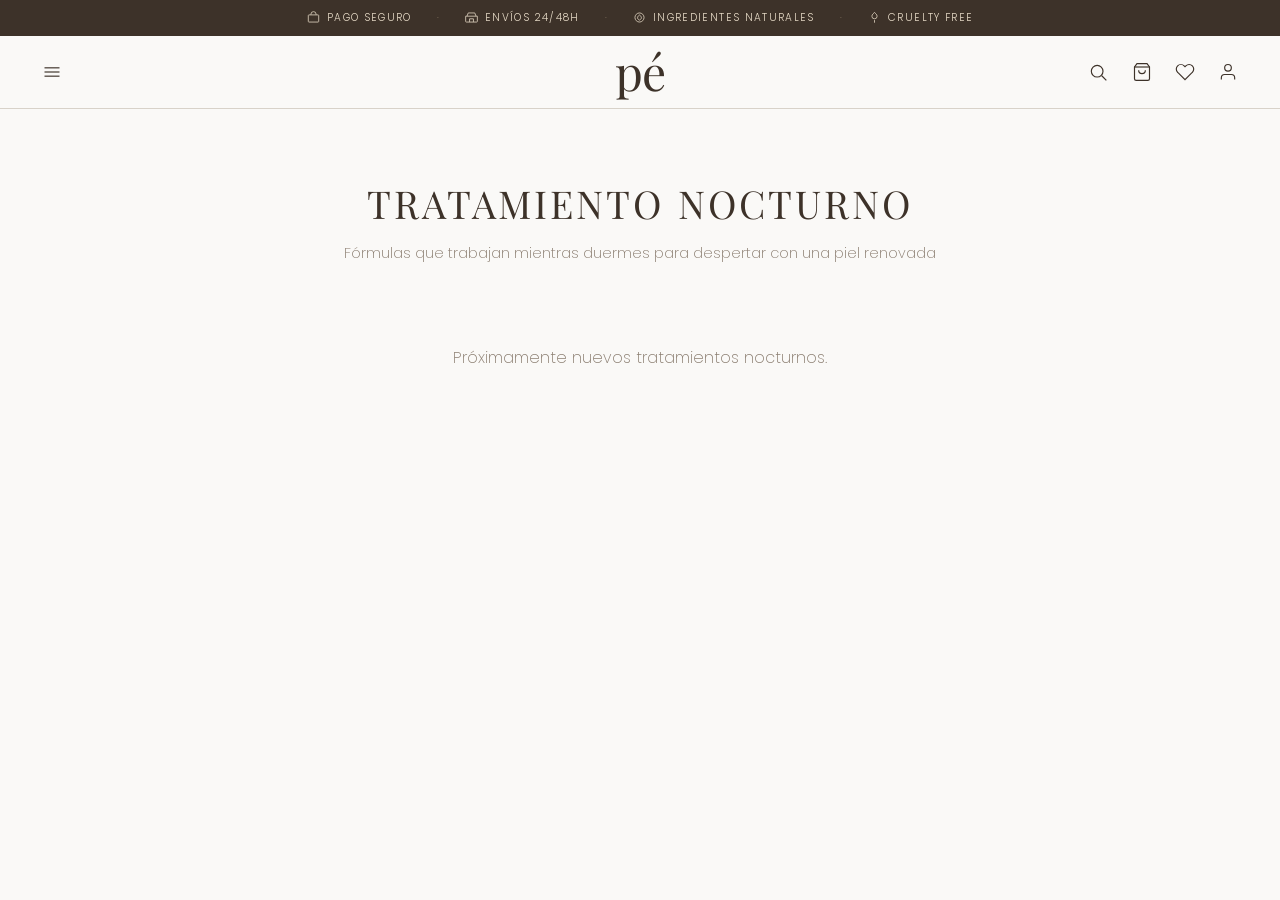
<file: tratamiento-nocturno.html>
<!DOCTYPE html>
<html lang="es">
<head>
  <meta charset="UTF-8">
  <meta name="viewport" content="width=device-width, initial-scale=1.0">
  <title>Tratamiento nocturno — Le Perlé</title>
  <meta name="description" content="Tratamientos nocturnos Le Perlé. Fórmulas que trabajan mientras duermes para despertar con una piel renovada.">
  <link rel="stylesheet" href="styles.css">
  <link rel="preconnect" href="https://fonts.googleapis.com">
  <link rel="preconnect" href="https://fonts.gstatic.com" crossorigin>
</head>
<body>

  <!-- TOP BAR -->
  <div class="promo-bar" aria-label="Información de la marca">
    <div class="promo-bar__track">
      <div class="promo-bar__item">
        <svg viewBox="0 0 20 20" fill="none" stroke="currentColor" stroke-width="1.4" aria-hidden="true"><rect x="2" y="6" width="16" height="11" rx="1"/><path d="M6 6V5a4 4 0 018 0v1"/></svg>
        <span>Pago seguro</span>
      </div>
      <div class="promo-bar__sep" aria-hidden="true">·</div>
      <div class="promo-bar__item">
        <svg viewBox="0 0 20 20" fill="none" stroke="currentColor" stroke-width="1.4" aria-hidden="true"><path d="M3 8l2-5h10l2 5"/><path d="M1 8h18v8a1 1 0 01-1 1H2a1 1 0 01-1-1V8z"/><path d="M7 17v-5h6v5"/></svg>
        <span>Envíos 24/48h</span>
      </div>
      <div class="promo-bar__sep" aria-hidden="true">·</div>
      <div class="promo-bar__item">
        <svg viewBox="0 0 20 20" fill="none" stroke="currentColor" stroke-width="1.4" aria-hidden="true"><circle cx="10" cy="10" r="7"/><path d="M10 6c0 0-3 2-3 4.5S10 14 10 14s3-1.5 3-3.5S10 6 10 6z"/></svg>
        <span>Ingredientes naturales</span>
      </div>
      <div class="promo-bar__sep" aria-hidden="true">·</div>
      <div class="promo-bar__item">
        <svg viewBox="0 0 20 20" fill="none" stroke="currentColor" stroke-width="1.4" aria-hidden="true"><path d="M10 2c-1 2-4 3-4 6a4 4 0 008 0c0-3-3-4-4-6z"/><path d="M10 14v4"/></svg>
        <span>Cruelty Free</span>
      </div>
    </div>
  </div>

  <header class="site-header">
    <div class="header-inner">
      <div class="header-left">
        <button class="icon-btn" data-menu-toggle aria-label="Abrir menú">
          <svg viewBox="0 0 24 24" fill="none" stroke="currentColor"><line x1="3" y1="7" x2="21" y2="7"/><line x1="3" y1="12" x2="21" y2="12"/><line x1="3" y1="17" x2="21" y2="17"/></svg>
        </button>
      </div>
      <a href="index.html" class="header-logo" aria-label="Le Perlé — Inicio">
        <span class="logo-mark">pé</span>
        <span class="logo-sub">Le Perlé</span>
      </a>
      <div class="header-right">
        <button class="icon-btn" data-search-toggle aria-label="Buscar">
          <svg viewBox="0 0 24 24" fill="none" stroke="currentColor"><circle cx="11" cy="11" r="7"/><line x1="16.5" y1="16.5" x2="22" y2="22"/></svg>
        </button>
        <a href="cart.html" class="icon-btn" aria-label="Carrito">
          <svg viewBox="0 0 24 24" fill="none" stroke="currentColor">
            <path d="M6 2L3 6v14a2 2 0 0 0 2 2h14a2 2 0 0 0 2-2V6l-3-4z"></path>
            <line x1="3" y1="6" x2="21" y2="6"></line>
            <path d="M16 10a4 4 0 0 1-8 0"></path>
          </svg>
          <span class="cart-badge">0</span>
        </a>
        <a href="favorites.html" class="icon-btn" aria-label="Favoritos">
          <svg viewBox="0 0 24 24" fill="none" stroke="currentColor"><path d="M20.84 4.61a5.5 5.5 0 00-7.78 0L12 5.67l-1.06-1.06a5.5 5.5 0 00-7.78 7.78l1.06 1.06L12 21.23l7.78-7.78 1.06-1.06a5.5 5.5 0 000-7.78z"/></svg>
          <span class="fav-badge" style="display:none">0</span>
        </a>
        <button class="icon-btn" aria-label="Mi cuenta">
          <svg viewBox="0 0 24 24" fill="none" stroke="currentColor"><path d="M20 21v-2a4 4 0 00-4-4H8a4 4 0 00-4 4v2"/><circle cx="12" cy="7" r="4"/></svg>
        </button>
      </div>
    </div>
  </header>

  <div class="search-panel" id="search-panel" role="search">
    <input type="search" placeholder="Buscar productos..." aria-label="Buscar productos">
    <button class="search-close" id="search-close-btn" aria-label="Cerrar búsqueda">
      <svg viewBox="0 0 24 24" fill="none" stroke="currentColor"><line x1="18" y1="6" x2="6" y2="18"/><line x1="6" y1="6" x2="18" y2="18"/></svg>
    </button>
  </div>

  <div class="menu-overlay" id="menu-overlay" aria-hidden="true"></div>

  <nav class="side-menu" id="side-menu" aria-label="Menú principal">
    <div class="side-menu-header">
      <a href="index.html" class="header-logo"><span class="logo-mark">pé</span></a>
      <button class="menu-close-btn icon-btn" data-menu-close aria-label="Cerrar menú">
        <svg viewBox="0 0 24 24" fill="none" stroke="currentColor"><line x1="18" y1="6" x2="6" y2="18"/><line x1="6" y1="6" x2="18" y2="18"/></svg>
      </button>
    </div>
    <div class="side-menu-nav">
      <a href="serums.html">Sérums</a>
      <a href="limpiadores.html">Limpiador</a>
      <a href="tratamiento-nocturno.html">Tratamiento nocturno</a>
      <div class="side-menu-divider"></div>
      <a href="products.html">Ver todos</a>
      <button class="side-menu-club-btn" onclick="document.getElementById('welcome-popup').classList.add('is-open');document.body.style.overflow='hidden';document.querySelector('.side-menu').classList.remove('is-open');document.getElementById('menu-overlay').classList.remove('is-open');">LE PERLÉ CLUB</button>
    </div>
    <div class="side-menu-actions">
      <a href="cart.html">
        <svg viewBox="0 0 24 24" fill="none" stroke="currentColor"><path d="M6 2L3 6v14a2 2 0 0 0 2 2h14a2 2 0 0 0 2-2V6l-3-4z"/><line x1="3" y1="6" x2="21" y2="6"/><path d="M16 10a4 4 0 0 1-8 0"/></svg>
        Carrito
      </a>
      <a href="favorites.html">
        <svg viewBox="0 0 24 24" fill="none" stroke="currentColor"><path d="M20.84 4.61a5.5 5.5 0 00-7.78 0L12 5.67l-1.06-1.06a5.5 5.5 0 00-7.78 7.78l1.06 1.06L12 21.23l7.78-7.78 1.06-1.06a5.5 5.5 0 000-7.78z"/></svg>
        Favoritos
      </a>
      <a href="#" aria-label="Mi cuenta">
        <svg viewBox="0 0 24 24" fill="none" stroke="currentColor"><path d="M20 21v-2a4 4 0 00-4-4H8a4 4 0 00-4 4v2"/><circle cx="12" cy="7" r="4"/></svg>
        Mi cuenta
      </a>
    </div>
  </nav>

  <div class="modal-overlay" id="welcome-popup">
    <div class="club-popup">
      <button class="club-popup__close" aria-label="Cerrar">
        <svg viewBox="0 0 24 24" fill="none" stroke="currentColor" stroke-width="1.4"><line x1="18" y1="6" x2="6" y2="18"/><line x1="6" y1="6" x2="18" y2="18"/></svg>
      </button>
      <div class="club-popup__image">
        <img src="IMAGEN DE POPUP.jpg" alt="Glass Skin Le Perlé">
      </div>
      <div class="club-popup__body">
        <h2 class="club-popup__title">Únete a<br>Le Perlé Club</h2>
        <p class="club-popup__subtitle">Sé la primera en acceder a reposiciones y secretos profesionales para una Glass Skin perfecta.</p>
        <form class="club-popup__form" novalidate>
          <div class="club-popup__field">
            <input type="email" placeholder="Correo electrónico" required>
          </div>
          <div class="club-popup__checks">
            <label class="club-popup__check">
              <input type="checkbox" required>
              <span>He leído y acepto la <a href="legal.html">Política de Privacidad</a>.</span>
            </label>
            <label class="club-popup__check">
              <input type="checkbox">
              <span>Acepto recibir comunicaciones comerciales, novedades y contenido exclusivo de Le Perlé</span>
            </label>
          </div>
          <button type="submit" class="club-popup__btn">QUIERO MI PASE VIP</button>
          <button type="button" class="club-popup__skip" data-popup-close>No, gracias</button>
        </form>
      </div>
    </div>
  </div>

  <main>
    <section class="page-header" style="padding: 4rem 0 2rem; text-align: center;">
      <div class="container">
        <h1 class="section-title" style="margin-bottom: 0.5rem;">Tratamiento nocturno</h1>
        <p style="color: var(--clr-gray-mid); font-size: 0.9rem; font-weight: 200;">Fórmulas que trabajan mientras duermes para despertar con una piel renovada</p>
      </div>
    </section>

    <section class="featured-products" style="padding-top: 0;">
      <div class="container">
        <div class="products-grid">
          <p style="grid-column:1/-1;text-align:center;color:var(--clr-gray-mid);padding:3rem 0;font-weight:200;">Próximamente nuevos tratamientos nocturnos.</p>
        </div>
      </div>
    </section>
  </main>

  <script src="products-db.js"></script>
  <script src="script.js"></script>
  <script src="cart-system.js"></script>
</body>
</html>
</file>
<file: styles.css>
/* ============================================================
   LE PERLÉ — STYLES.CSS
   Premium skincare e-commerce
   ============================================================ */

/* --- Google Fonts Import --- */
@import url('https://fonts.googleapis.com/css2?family=Playfair+Display:ital,wght@0,400;0,500;0,600;0,700;1,400&family=Poppins:wght@200;300;400;500;600;700&display=swap');

/* --- CSS Variables --- */
:root {
  /* Colors - Kit de Marca Le Perlé */
  --clr-bg:         #faf9f7;        /* Blanco perlado - Color principal */
  --clr-bg-alt:     #f5f0e8;        /* Arena suave - Color secundario */
  --clr-bg-dark:    #3d3229;        /* Marrón apagado profundo - Color de contraste */
  --clr-bg-mid:     #4a3f33;        /* Marrón intermedio */
  --clr-black:      #3d3229;        /* Marrón apagado profundo para textos */
  --clr-gray-dark:  #5a4d42;        /* Marrón más claro */
  --clr-gray-mid:   #8a7d70;        /* Beige intermedio */
  --clr-gray-light: #d4c9bc;        /* Beige claro */
  --clr-white:      #ffffff;
  --clr-accent:     #c9b896;        /* Beige champán - Color secundario de lujo */
  --clr-promo:      #3d3229;        /* Marrón profundo */
  --clr-champagne:  #e8dcc8;        /* Beige champán claro */

  /* Typography - Kit de Marca Le Perlé */
  --font-serif: 'Playfair Display', Georgia, serif;  /* Títulos */
  --font-sans:  'Poppins', 'Helvetica Neue', sans-serif;  /* Subtítulos y textos */

  /* Spacing */
  --sp-xs:  0.5rem;
  --sp-sm:  1rem;
  --sp-md:  2rem;
  --sp-lg:  4rem;
  --sp-xl:  6rem;
  --sp-2xl: 10rem;

  /* Border */
  --border: 1px solid #d8d2c9;
  --border-dark: 1px solid #3a3632;
  --radius: 2px;

  /* Transitions */
  --transition: 0.3s ease;
  --transition-slow: 0.6s cubic-bezier(0.4, 0, 0.2, 1);

  /* Header height */
  --header-h: 72px;
  --promo-h: 36px;
}

/* --- Reset & Base --- */
*, *::before, *::after { box-sizing: border-box; margin: 0; padding: 0; }

html { scroll-behavior: smooth; font-size: 16px; }

body {
  font-family: var(--font-sans);
  background: var(--clr-bg);
  color: var(--clr-black);
  line-height: 1.6;
  font-weight: 200;  /* Poppins extralight como indica el kit */
  -webkit-font-smoothing: antialiased;
}

img { display: block; max-width: 100%; height: auto; }
a { text-decoration: none; color: inherit; }
button { cursor: pointer; border: none; background: none; font-family: var(--font-sans); }
input, select, textarea { font-family: var(--font-sans); }
ul { list-style: none; }

/* --- Utility --- */
.sr-only {
  position: absolute; width: 1px; height: 1px;
  overflow: hidden; clip: rect(0,0,0,0); white-space: nowrap;
}

.container {
  width: 100%;
  max-width: 1280px;
  margin: 0 auto;
  padding: 0 var(--sp-md);
}

.container--narrow {
  max-width: 960px;
  margin: 0 auto;
  padding: 0 var(--sp-md);
}

/* ============================================================
   PROMO BAR
   ============================================================ */
/* ── TOP BAR ─────────────────────────────────────────────── */
.promo-bar {
  background: var(--clr-bg-dark);
  color: var(--clr-champagne);
  padding: 0 var(--sp-md);
  height: var(--promo-h);
  display: flex;
  align-items: center;
  justify-content: center;
  overflow: hidden;
}

.promo-bar__track {
  display: flex;
  align-items: center;
  justify-content: center;
  gap: 0;
  width: 100%;
  max-width: 900px;
}

.promo-bar__item {
  display: flex;
  align-items: center;
  gap: 0.45rem;
  font-family: var(--font-sans);
  font-size: 0.65rem;
  font-weight: 300;
  letter-spacing: 0.13em;
  text-transform: uppercase;
  white-space: nowrap;
  padding: 0 1.6rem;
  color: var(--clr-champagne);
}

.promo-bar__item svg {
  width: 13px;
  height: 13px;
  flex-shrink: 0;
  opacity: 0.85;
}

.promo-bar__sep {
  color: var(--clr-accent);
  font-size: 0.75rem;
  opacity: 0.5;
  user-select: none;
  flex-shrink: 0;
}

/* Mobile: scroll horizontally, show only 2 items */
@media (max-width: 640px) {
  .promo-bar {
    padding: 0 var(--sp-sm);
    justify-content: flex-start;
    overflow-x: auto;
    scrollbar-width: none;
    -ms-overflow-style: none;
  }
  .promo-bar::-webkit-scrollbar { display: none; }

  .promo-bar__track {
    justify-content: flex-start;
    width: max-content;
    gap: 0;
  }

  .promo-bar__item {
    padding: 0 1.1rem;
    font-size: 0.6rem;
  }
}

@media (max-width: 480px) {
  .promo-bar__sep:nth-child(6),
  .promo-bar__item:nth-child(7),
  .promo-bar__sep:nth-child(8),
  .promo-bar__item:nth-child(9) {
    display: none;
  }
}

/* ============================================================
   HEADER
   ============================================================ */
.site-header {
  position: sticky;
  top: 0;
  z-index: 100;
  background: var(--clr-bg);
  border-bottom: var(--border);
}

.header-inner {
  display: grid;
  grid-template-columns: 1fr auto 1fr;
  align-items: center;
  height: var(--header-h);
  padding: 0 var(--sp-md);
}

.header-left,
.header-right {
  display: flex;
  align-items: center;
  gap: 0.2rem;
}

.header-right { justify-content: flex-end; }

.header-logo {
  display: flex;
  flex-direction: column;
  align-items: center;
  line-height: 1;
  text-decoration: none;
  color: var(--clr-black);
}

.logo-mark {
  font-family: var(--font-serif);
  font-size: 3rem;
  font-weight: 400;
  letter-spacing: -0.02em;
  line-height: 0.9;
  display: block;
}

.logo-sub {
  display: none;
}

/* Header icon buttons */
.icon-btn {
  display: flex;
  align-items: center;
  justify-content: center;
  width: 40px;
  height: 40px;
  border-radius: 50%;
  transition: background var(--transition);
  color: var(--clr-black);
  position: relative;
}

.icon-btn:hover { background: var(--clr-bg-alt); }
.icon-btn:focus-visible { outline: 1px solid var(--clr-black); outline-offset: 2px; }

.icon-btn svg { width: 20px; height: 20px; stroke-width: 1.4; }

.main-nav {
  display: flex;
  justify-content: center;
  gap: 2rem;
  padding: 0.75rem 0;
  border-bottom: 1px solid rgba(58,54,50,0.12);
  background: var(--clr-bg);
}

.main-nav a {
  color: var(--clr-black);
  font-size: 0.82rem;
  letter-spacing: 0.18em;
  text-transform: uppercase;
  font-weight: 600;
  transition: color var(--transition);
}

.main-nav a:hover,
.main-nav a:focus-visible {
  color: var(--clr-gray-dark);
}

/* Cart badge */
.cart-badge {
  position: absolute;
  top: 4px; right: 4px;
  background: var(--clr-black);
  color: var(--clr-white);
  font-size: 0.6rem;
  width: 15px; height: 15px;
  border-radius: 50%;
  display: flex;
  align-items: center;
  justify-content: center;
  font-weight: 500;
}

/* Favorites badge */
.fav-badge {
  position: absolute;
  top: 4px; right: 4px;
  background: var(--clr-accent);
  color: var(--clr-white);
  font-size: 0.6rem;
  width: 15px; height: 15px;
  border-radius: 50%;
  display: flex;
  align-items: center;
  justify-content: center;
  font-weight: 500;
}

/* ============================================================
   MOBILE MENU OVERLAY
   ============================================================ */
.menu-overlay {
  position: fixed;
  inset: 0;
  background: rgba(10,9,8,0.4);
  z-index: 200;
  opacity: 0;
  pointer-events: none;
  transition: opacity var(--transition-slow);
}

.menu-overlay.is-open {
  opacity: 1;
  pointer-events: all;
}

.side-menu {
  position: fixed;
  top: 0; left: 0;
  width: min(340px, 90vw);
  height: 100%;
  background: var(--clr-bg);
  z-index: 201;
  display: flex;
  flex-direction: column;
  transform: translateX(-100%);
  transition: transform var(--transition-slow);
  overflow-y: auto;
}

.side-menu.is-open { transform: translateX(0); }

.side-menu-header {
  display: flex;
  align-items: center;
  justify-content: space-between;
  padding: 1.5rem var(--sp-md);
  border-bottom: var(--border);
}

.menu-close-btn {
  display: flex;
  align-items: center;
  justify-content: center;
  width: 36px; height: 36px;
  color: var(--clr-black);
}

.menu-close-btn svg { width: 22px; height: 22px; stroke-width: 1.4; }

.side-menu-nav { flex: 1; padding: 0.5rem 0; }

.side-menu-nav a {
  display: block;
  padding: 0.9rem var(--sp-md);
  font-family: var(--font-sans);
  font-size: 1rem;
  font-weight: 300;
  letter-spacing: 0.01em;
  color: var(--clr-black);
  text-transform: none;
  transition: color var(--transition);
}

.side-menu-nav a:hover { color: var(--clr-gray-mid); }

.side-menu-divider {
  height: 1px;
  background: var(--clr-bg-alt);
  margin: 0.5rem var(--sp-md);
}

.side-menu-actions {
  padding: var(--sp-md);
  border-top: var(--border);
  display: flex;
  flex-direction: column;
  gap: 0.25rem;
}

.side-menu-actions a {
  display: flex;
  align-items: center;
  gap: 0.85rem;
  padding: 0.7rem 0;
  font-size: 0.78rem;
  letter-spacing: 0.12em;
  text-transform: uppercase;
  color: var(--clr-gray-dark);
  font-weight: 400;
}

.side-menu-actions a svg { width: 20px; height: 20px; stroke-width: 1.4; }

/* ============================================================
   BUTTONS
   ============================================================ */
.btn {
  display: inline-flex;
  align-items: center;
  justify-content: center;
  padding: 0.85rem 2.2rem;
  font-family: var(--font-sans);
  font-size: 0.75rem;
  font-weight: 300;  /* Poppins light */
  letter-spacing: 0.18em;
  text-transform: uppercase;
  transition: all var(--transition);
  border-radius: var(--radius);
  white-space: nowrap;
}

.btn--primary {
  background: var(--clr-black);
  color: var(--clr-white);
  border: 1px solid var(--clr-black);
}

.btn--primary:hover {
  background: var(--clr-gray-dark);
  border-color: var(--clr-gray-dark);
}

.btn--outline {
  background: transparent;
  color: var(--clr-black);
  border: 1px solid var(--clr-black);
}

.btn--outline:hover {
  background: var(--clr-black);
  color: var(--clr-white);
}

.btn--outline-light {
  background: transparent;
  color: var(--clr-white);
  border: 1px solid rgba(255,255,255,0.6);
}

.btn--outline-light:hover {
  background: var(--clr-white);
  color: var(--clr-black);
}

.btn--full { width: 100%; }

/* ============================================================
   HOME — HERO
   ============================================================ */
.hero {
  position: relative;
  height: calc(100vh - var(--header-h) - var(--promo-h));
  min-height: 620px;
  max-height: 860px;
  overflow: hidden;
}

.hero-image {
  position: absolute;
  inset: 0;
  width: 100%;
  height: 100%;
  object-fit: cover;
  object-position: center 30%;
}

/* Gradient: dark vignette on the right where content sits */
.hero::after {
  content: '';
  position: absolute;
  inset: 0;
  background:
    linear-gradient(to right, transparent 35%, rgba(20,15,10,0.55) 100%),
    linear-gradient(to top, rgba(10,8,6,0.3) 0%, transparent 40%);
  pointer-events: none;
}

.hero-content {
  position: absolute;
  z-index: 1;
  bottom: clamp(3rem, 7vh, 6rem);
  right: clamp(2rem, 7vw, 8rem);
  text-align: right;
  max-width: 440px;
  display: flex;
  flex-direction: column;
  align-items: flex-end;
  gap: 0;
}

/* Editorial accent line above title */
.hero-line {
  width: 36px;
  height: 1px;
  background: rgba(255,255,255,0.55);
  margin-bottom: 1.6rem;
  align-self: flex-end;
}

.hero-title {
  font-family: var(--font-serif);
  font-size: clamp(2.4rem, 4.2vw, 4rem);
  font-weight: 400;
  line-height: 1.08;
  color: var(--clr-white);
  letter-spacing: -0.01em;
  margin-bottom: 1.4rem;
  text-shadow: 0 2px 32px rgba(0,0,0,0.18);
}

.hero-desc {
  font-family: var(--font-sans);
  font-size: 0.78rem;
  color: rgba(255,255,255,0.75);
  margin-bottom: 2.2rem;
  line-height: 1.8;
  font-weight: 300;
  letter-spacing: 0.04em;
}

.hero-cta {
  letter-spacing: 0.16em;
  font-size: 0.68rem;
  padding: 0.85rem 2.2rem;
}

/* ============================================================
   HOME — SERUM ECLAT HERO SECTION
   ============================================================ */
.hero-serum {
  position: relative;
  height: min(95vh, 950px);
  min-height: 620px;
  max-height: 1000px;
  overflow: hidden;
  display: flex;
  align-items: center;
  justify-content: center;
  background: var(--clr-bg);
}

.hero-serum__background {
  position: absolute;
  inset: 0;
  width: 100%;
  height: 100%;
  object-fit: contain;
  object-position: center;
  min-height: 100%;
}

.hero-serum__overlay {
  position: relative;
  z-index: 1;
  display: flex;
  flex-direction: column;
  align-items: center;
  justify-content: center;
  text-align: center;
  gap: var(--sp-md);
}

.hero-serum__title {
  font-family: var(--font-serif);
  font-size: clamp(2.2rem, 4vw, 3rem);
  font-weight: 400;
  line-height: 1.2;
  color: var(--clr-text);
  letter-spacing: -0.01em;
  margin-bottom: var(--sp-sm);
}

.hero-serum__desc {
  font-family: var(--font-sans);
  font-size: 0.95rem;
  color: var(--clr-text-secondary);
  line-height: 1.6;
  font-weight: 300;
  max-width: 500px;
  margin-bottom: var(--sp-lg);
}

.hero-serum__cta {
  letter-spacing: 0.16em;
  font-size: 0.7rem;
  padding: 0.85rem 2.2rem;
  background: #3a3632;
  color: #ffffff;
}

.hero-serum__cta:hover {
  background: #2a2620;
}

/* ============================================================
   HOME — SPLIT PROMO SECTION
   ============================================================ */
.split-promo {
  display: grid;
  grid-template-columns: 1fr 1fr;
  min-height: 520px;
}

.split-promo__side {
  position: relative;
  overflow: hidden;
}

.split-promo__side--image img {
  width: 100%;
  height: 100%;
  object-fit: cover;
  transition: transform 0.8s ease;
}

.split-promo__side--image:hover img { transform: scale(1.03); }

.split-promo__side--dark {
  background: var(--clr-bg-mid);
  display: flex;
  align-items: center;
  justify-content: center;
  padding: var(--sp-xl) var(--sp-lg);
}

.split-promo__content {
  color: var(--clr-white);
  max-width: 380px;
}

.split-promo__eyebrow {
  font-family: var(--font-sans);
  font-size: 0.65rem;
  letter-spacing: 0.22em;
  text-transform: uppercase;
  color: var(--clr-accent);
  margin-bottom: 1rem;
  font-weight: 400;
}

.split-promo__title {
  font-family: var(--font-serif);
  font-size: clamp(2rem, 3.5vw, 3.2rem);
  font-weight: 400;  /* Playfair Display regular */
  line-height: 1.1;
  margin-bottom: 1.2rem;
  letter-spacing: 0.02em;
}

.split-promo__desc {
  font-size: 0.82rem;
  color: rgba(255,255,255,0.7);
  line-height: 1.8;
  margin-bottom: var(--sp-md);
  font-weight: 300;
}

.split-promo__product-img {
  max-width: 160px;
  margin: var(--sp-md) 0;
}

/* ============================================================
   HOME — FEATURED PRODUCTS
   ============================================================ */
.featured-products {
  padding: var(--sp-xl) 0;
}

.section-title {
  font-family: var(--font-serif);
  font-size: clamp(1.6rem, 3vw, 2.4rem);
  font-weight: 400;  /* Playfair Display regular */
  letter-spacing: 0.08em;
  text-align: center;
  text-transform: uppercase;
  margin-bottom: var(--sp-lg);
}

.products-grid {
  display: grid;
  grid-template-columns: repeat(auto-fit, minmax(280px, 1fr));
  gap: var(--sp-md);
}

/* Product Card */
.product-card {
  position: relative;
  cursor: pointer;
}

.product-card__image-wrap {
  position: relative;
  aspect-ratio: 3/4;
  overflow: hidden;
  background: var(--clr-bg-alt);
  margin-bottom: 1.2rem;
}

.product-card__image-wrap img {
  width: 100%;
  height: 100%;
  object-fit: cover;
  transition: transform 0.7s ease;
}

.product-card:hover .product-card__image-wrap img { transform: scale(1.04); }

.product-card__fav {
  position: absolute;
  top: 1rem; right: 1rem;
  width: 36px; height: 36px;
  display: flex;
  align-items: center;
  justify-content: center;
  background: rgba(248,246,242,0.85);
  border-radius: 50%;
  transition: all var(--transition);
  color: var(--clr-black);
  z-index: 1;
}

.product-card__fav:hover { background: var(--clr-white); }
.product-card__fav.is-fav { color: var(--clr-black); }
.product-card__fav svg { width: 16px; height: 16px; stroke-width: 1.6; }
.product-card__fav.is-fav svg { fill: var(--clr-black); }

.product-card__info { padding: 0 0.25rem; }

.product-card__name {
  font-family: var(--font-serif);
  font-size: 1.05rem;
  font-weight: 400;
  margin-bottom: 0.5rem;
  letter-spacing: 0.04em;
  text-transform: uppercase;
}

/* Variant is kept in markup for other pages; hidden on home via .featured-products */
.featured-products .product-card__variant {
  display: none;
}

.product-card__variant {
  font-size: 0.72rem;
  color: var(--clr-gray-mid);
  letter-spacing: 0.06em;
  margin-bottom: 0.6rem;
  text-transform: uppercase;
}

.product-card__price {
  font-family: var(--font-serif);
  font-size: 1rem;
  font-weight: 400;
  margin-bottom: 0.9rem;
}

.product-card__add {
  font-size: 0.68rem;
  letter-spacing: 0.14em;
  text-transform: uppercase;
  color: var(--clr-gray-dark);
  font-weight: 300;  /* Poppins light */
  display: flex;
  align-items: center;
  gap: 0.5rem;
  transition: color var(--transition);
  padding: 0;
  background: none;
  border: none;
  cursor: pointer;
  font-family: var(--font-sans);
}

.product-card__add:hover { color: var(--clr-black); }
.product-card__add::after {
  content: '→';
  font-size: 0.85rem;
  transition: transform var(--transition);
}
.product-card__add:hover::after { transform: translateX(4px); }

/* ============================================================
   HOME — FOOTER NEWSLETTER (Sé la Primera)
   ============================================================ */
.newsletter-strip {
  background: var(--clr-bg-alt);
  padding: var(--sp-xl) 0;
  border-top: var(--border);
}

.newsletter-inner {
  display: grid;
  grid-template-columns: 1fr 1fr;
  gap: var(--sp-lg);
  align-items: center;
}

.newsletter-brand .newsletter-title {
  font-family: var(--font-serif);
  font-size: 2.8rem;
  font-weight: 400;  /* Playfair Display regular */
  line-height: 1.05;
  letter-spacing: 0.02em;
  margin-bottom: 1rem;
}

.newsletter-brand p {
  font-size: 0.82rem;
  color: var(--clr-gray-mid);
  line-height: 1.8;
  font-weight: 200;  /* Poppins extralight */
  margin-bottom: 0.5rem;
}

.newsletter-brand a {
  font-size: 0.78rem;
  color: var(--clr-gray-dark);
  text-decoration: underline;
  text-underline-offset: 3px;
  font-weight: 400;
  letter-spacing: 0.04em;
}

.newsletter-form {
  display: flex;
  flex-direction: column;
  gap: 0.75rem;
}

.newsletter-form label {
  font-size: 0.72rem;
  letter-spacing: 0.1em;
  text-transform: uppercase;
  color: var(--clr-gray-dark);
  font-weight: 400;
  margin-bottom: 0.25rem;
}

.newsletter-form input {
  border: none;
  border-bottom: var(--border-dark);
  background: transparent;
  padding: 0.6rem 0;
  font-size: 0.85rem;
  color: var(--clr-black);
  outline: none;
  width: 100%;
  transition: border-color var(--transition);
}

.newsletter-form input::placeholder { color: var(--clr-gray-light); }
.newsletter-form input:focus { border-bottom-color: var(--clr-black); }

.newsletter-links h4 {
  font-family: var(--font-sans);
  font-size: 0.65rem;
  letter-spacing: 0.18em;
  text-transform: uppercase;
  font-weight: 600;  /* Poppins semibold para encabezados */
  color: var(--clr-gray-dark);
  margin-bottom: 1.2rem;
}

.newsletter-links ul { display: flex; flex-direction: column; gap: 0.5rem; }

.newsletter-links a {
  font-size: 0.8rem;
  color: var(--clr-gray-mid);
  transition: color var(--transition);
  font-weight: 200;  /* Poppins extralight */
}

.newsletter-links a:hover { color: var(--clr-black); }

/* ============================================================
   FOOTER
   ============================================================ */
.site-footer {
  background: var(--clr-black);
  color: var(--clr-white);
  padding: var(--sp-lg) 0 var(--sp-md);
}

.footer-inner {
  display: grid;
  grid-template-columns: repeat(4, 1fr);
  gap: var(--sp-lg);
  margin-bottom: var(--sp-lg);
}

.footer-col h4 {
  font-family: var(--font-sans);
  font-size: 0.62rem;
  letter-spacing: 0.2em;
  text-transform: uppercase;
  font-weight: 600;  /* Poppins semibold */
  margin-bottom: 1.2rem;
  color: rgba(255,255,255,0.5);
}

.footer-col ul { display: flex; flex-direction: column; gap: 0.6rem; }

.footer-col a {
  font-size: 0.8rem;
  color: rgba(255,255,255,0.65);
  transition: color var(--transition);
  font-weight: 200;  /* Poppins extralight */
}

.footer-col a:hover { color: var(--clr-white); }

.footer-social {
  display: flex;
  gap: 1rem;
  margin-top: 0.25rem;
}

.footer-social a {
  font-size: 0.78rem;
  color: rgba(255,255,255,0.65);
  transition: color var(--transition);
  font-weight: 200;  /* Poppins extralight */
}

.footer-social a:hover { color: var(--clr-white); }

.footer-bottom {
  border-top: 1px solid rgba(255,255,255,0.1);
  padding-top: var(--sp-md);
  text-align: center;
}

.footer-bottom p {
  font-size: 0.72rem;
  color: rgba(255,255,255,0.35);
  letter-spacing: 0.04em;
}

/* ============================================================
   PRODUCT PAGE — GALLERY
   ============================================================ */
.product-layout {
  display: grid;
  grid-template-columns: 1fr 1fr;
  gap: var(--sp-xl);
  padding: var(--sp-lg) 0;
}

.product-gallery {
  display: grid;
  grid-template-columns: 80px 1fr;
  gap: 1rem;
  height: fit-content;
  position: sticky;
  top: calc(var(--header-h) + var(--promo-h) + 1rem);
}

.gallery-thumbs {
  display: flex;
  flex-direction: column;
  gap: 0.75rem;
}

.gallery-thumb {
  aspect-ratio: 1;
  overflow: hidden;
  cursor: pointer;
  border: 1px solid transparent;
  transition: border-color var(--transition);
  background: var(--clr-bg-alt);
}

.gallery-thumb.is-active { border-color: var(--clr-black); }
.gallery-thumb img { width: 100%; height: 100%; object-fit: cover; }

.gallery-main {
  aspect-ratio: 3/4;
  overflow: hidden;
  background: var(--clr-bg-alt);
}

.gallery-main img {
  width: 100%;
  height: 100%;
  object-fit: cover;
  transition: opacity 0.3s ease;
}

/* Product Info */
.product-info { padding-top: 0.5rem; }

.product-info__eyebrow {
  font-size: 0.68rem;
  letter-spacing: 0.2em;
  text-transform: uppercase;
  color: var(--clr-gray-mid);
  margin-bottom: 0.6rem;
  font-weight: 400;
}

.product-info__name {
  font-family: var(--font-serif);
  font-size: clamp(1.8rem, 2.5vw, 2.4rem);
  font-weight: 400;  /* Playfair Display regular */
  line-height: 1.15;
  margin-bottom: 0.5rem;
  letter-spacing: 0.02em;
}

.product-info__tagline {
  font-size: 0.9rem;
  color: var(--clr-gray-mid);
  line-height: 1.7;
  margin-bottom: 1.5rem;
  font-weight: 200;  /* Poppins extralight */
  font-style: normal;
  font-family: var(--font-sans);
}

.product-info__price {
  font-family: var(--font-serif);
  font-size: 1.5rem;
  font-weight: 400;
  margin-bottom: var(--sp-md);
}

.product-price-row {
  display: flex;
  align-items: center;
  justify-content: space-between;
  gap: 1rem;
  margin-bottom: var(--sp-md);
  flex-wrap: wrap;
}

.quantity-selector {
  display: flex;
  flex-direction: column;
  gap: 0.4rem;
  font-size: 0.72rem;
  letter-spacing: 0.14em;
  text-transform: uppercase;
  color: var(--clr-gray-dark);
  font-weight: 600;
}

.quantity-controls {
  display: inline-flex;
  align-items: center;
  gap: 0.5rem;
  border: 1px solid var(--clr-gray-light);
  border-radius: 999px;
  background: var(--clr-white);
  padding: 0.2rem 0.35rem;
}

.quantity-controls .qty-btn {
  width: 2.1rem;
  height: 2.1rem;
  display: grid;
  place-items: center;
  border: none;
  background: transparent;
  color: var(--clr-black);
  font-size: 1.2rem;
  cursor: pointer;
  transition: background var(--transition);
}

.quantity-controls .qty-btn:hover {
  background: var(--clr-bg-alt);
}

#quantity-value {
  min-width: 1.8rem;
  text-align: center;
  font-weight: 600;
  color: var(--clr-black);
}

.product-trust-badges {
  display: flex;
  gap: 1.5rem;
  padding: 1rem 0;
  border-top: var(--border);
  border-bottom: var(--border);
  margin-bottom: var(--sp-md);
  flex-wrap: wrap;
}

.product-trust-badges div {
  display: flex;
  align-items: center;
  gap: 0.5rem;
  color: var(--clr-gray-mid);
  font-size: 0.78rem;
}

.product-highlight-grid {
  display: grid;
  grid-template-columns: repeat(2, minmax(0, 1fr));
  gap: 1rem;
  margin-bottom: var(--sp-md);
}

.product-highlight-card {
  background: var(--clr-bg-alt);
  border: var(--border);
  padding: 1.35rem;
  border-radius: 1rem;
  min-height: 220px;
  display: flex;
  flex-direction: column;
  gap: 0.85rem;
}

.product-highlight-card__title {
  font-family: var(--font-serif);
  font-size: 0.95rem;
  letter-spacing: 0.04em;
  text-transform: uppercase;
  margin-bottom: 0.75rem;
}

.product-highlight-card ul {
  list-style: none;
  padding: 0;
  margin: 0;
  display: grid;
  gap: 0.65rem;
}

.product-highlight-card li {
  font-size: 0.85rem;
  line-height: 1.75;
  color: var(--clr-gray-dark);
  font-weight: 300;
  padding-left: 1rem;
  position: relative;
}

.product-highlight-card li::before {
  content: '•';
  position: absolute;
  left: 0;
  top: 0.2rem;
  color: var(--clr-black);
  font-size: 1rem;
}

.product-effect-card {
  background: var(--clr-bg-alt);
  border: var(--border);
  padding: 1.5rem;
  border-radius: 1rem;
  margin-bottom: var(--sp-md);
}

.product-effect-card h2 {
  font-family: var(--font-serif);
  font-size: 1.25rem;
  text-transform: uppercase;
  letter-spacing: 0.04em;
  margin-bottom: 0.75rem;
}

.product-effect-card p {
  font-size: 0.93rem;
  line-height: 1.9;
  color: var(--clr-gray-dark);
  font-weight: 300;
}

.product-reviews {
  padding-top: var(--sp-xl);
  padding-bottom: var(--sp-xl);
}

.reviews-grid {
  display: grid;
  grid-template-columns: repeat(3, minmax(0, 1fr));
  gap: 1.25rem;
  margin-top: 1.5rem;
}

.review-card {
  background: var(--clr-white);
  border: 1px solid rgba(58,54,50,0.08);
  border-radius: 1rem;
  padding: 1.4rem;
  box-shadow: 0 10px 30px rgba(60,52,44,0.08);
}

.review-stars {
  color: #b68f5a;
  font-size: 1rem;
  margin-bottom: 0.8rem;
  letter-spacing: 0.04em;
}

.review-comment {
  font-size: 0.9rem;
  color: var(--clr-gray-dark);
  line-height: 1.8;
  margin-bottom: 1rem;
}

.review-author {
  font-size: 0.82rem;
  color: var(--clr-gray-mid);
  text-transform: uppercase;
  letter-spacing: 0.14em;
}

.ingredients-note {
  margin-top: 1rem;
  font-size: 0.8rem;
  color: var(--clr-gray-mid);
  font-style: italic;
}

/* Size selector */
.size-label {
  font-size: 0.7rem;
  letter-spacing: 0.12em;
  text-transform: uppercase;
  color: var(--clr-gray-dark);
  margin-bottom: 0.75rem;
  font-weight: 400;
  display: block;
}

.size-selector {
  display: flex;
  gap: 0.5rem;
  margin-bottom: var(--sp-md);
}

.size-btn {
  padding: 0.55rem 1.2rem;
  border: var(--border);
  font-size: 0.78rem;
  letter-spacing: 0.08em;
  font-family: var(--font-sans);
  font-weight: 400;
  transition: all var(--transition);
  color: var(--clr-black);
  background: transparent;
  cursor: pointer;
}

.size-btn.is-active,
.size-btn:hover {
  background: var(--clr-black);
  color: var(--clr-white);
  border-color: var(--clr-black);
}

/* Add to cart + fav */
.product-actions {
  display: grid;
  grid-template-columns: 1fr auto;
  gap: 0.75rem;
  margin-bottom: var(--sp-md);
}

.fav-btn-large {
  width: 52px;
  height: 52px;
  border: var(--border);
  display: flex;
  align-items: center;
  justify-content: center;
  transition: all var(--transition);
  color: var(--clr-black);
  border-radius: var(--radius);
}

.fav-btn-large:hover, .fav-btn-large.is-fav {
  background: var(--clr-black);
  color: var(--clr-white);
}

.fav-btn-large svg { width: 20px; height: 20px; stroke-width: 1.4; }
.fav-btn-large.is-fav svg { fill: currentColor; }

/* Tabs */
.product-tabs {
  border-top: var(--border);
  margin-top: var(--sp-md);
}

.tabs-nav {
  display: flex;
  border-bottom: var(--border);
  gap: 0;
}

.tab-btn {
  padding: 1rem 1.5rem;
  font-size: 0.72rem;
  letter-spacing: 0.14em;
  text-transform: uppercase;
  color: var(--clr-gray-mid);
  font-family: var(--font-sans);
  font-weight: 400;
  border-bottom: 2px solid transparent;
  margin-bottom: -1px;
  transition: all var(--transition);
  background: none;
  border-left: none;
  border-right: none;
  border-top: none;
  cursor: pointer;
}

.tab-btn.is-active {
  color: var(--clr-black);
  border-bottom-color: var(--clr-black);
}

.tab-btn:hover { color: var(--clr-black); }

.tab-panel {
  padding: var(--sp-md) 0;
  display: none;
}

.tab-panel.is-active { display: block; }

.tab-panel p {
  font-size: 0.85rem;
  line-height: 1.9;
  color: var(--clr-gray-dark);
  font-weight: 300;
  margin-bottom: 1rem;
}

.ingredients-list {
  font-size: 0.78rem;
  line-height: 1.8;
  color: var(--clr-gray-mid);
  font-weight: 300;
}
.ingredients-list p {
  margin-bottom: 1rem;
}
.ingredients-list p:last-child {
  margin-bottom: 0;
}
.ingredients-list strong {
  color: var(--clr-black);
  font-weight: 500;
}

/* ============================================================
   PRODUCT APPLICATION SECTION
   ============================================================ */
.product-application {
  background: var(--clr-bg-alt);
  padding: var(--sp-xl) 0;
  margin-top: var(--sp-xl);
}

.application-inner {
  display: grid;
  grid-template-columns: 1fr 1fr;
  gap: var(--sp-xl);
  align-items: center;
}

.application-image {
  aspect-ratio: 3/4;
  overflow: hidden;
}

.application-image img {
  width: 100%;
  height: 100%;
  object-fit: cover;
}

.application-content h2 {
  font-family: var(--font-serif);
  font-size: clamp(1.4rem, 2.5vw, 2rem);
  font-weight: 400;
  margin-bottom: var(--sp-md);
  letter-spacing: 0.04em;
  text-transform: uppercase;
}

.application-steps {
  display: flex;
  flex-direction: column;
  gap: 1.5rem;
}

.step {
  display: grid;
  grid-template-columns: 2rem 1fr;
  gap: 1rem;
  align-items: start;
}

.step__num {
  font-family: var(--font-serif);
  font-size: 1.4rem;
  font-weight: 300;
  color: var(--clr-gray-light);
  line-height: 1;
  margin-top: 2px;
}

.step__text {
  font-size: 0.82rem;
  line-height: 1.8;
  color: var(--clr-gray-dark);
  font-weight: 300;
}

/* ============================================================
   RECOMMENDATIONS SECTION
   ============================================================ */
.recommendations {
  padding: var(--sp-xl) 0;
}

/* ============================================================
   CONTACT PAGE
   ============================================================ */
.contact-page { padding: var(--sp-xl) 0; }

.contact-page__title {
  font-family: var(--font-serif);
  font-size: clamp(2.5rem, 6vw, 5rem);
  font-weight: 400;
  text-transform: uppercase;
  letter-spacing: 0.04em;
  margin-bottom: 0.5rem;
}

.contact-page__subtitle {
  font-size: 0.85rem;
  color: var(--clr-gray-mid);
  margin-bottom: var(--sp-lg);
  font-weight: 300;
}

.contact-layout {
  display: grid;
  grid-template-columns: 1fr 1fr;
  gap: var(--sp-xl);
  align-items: start;
}

/* Contact form */
.contact-form-section h3 {
  font-family: var(--font-serif);
  font-size: 1.2rem;
  font-weight: 400;
  margin-bottom: var(--sp-md);
  letter-spacing: 0.04em;
}

.form-grid {
  display: grid;
  grid-template-columns: 1fr 1fr;
  gap: 1.5rem 1.5rem;
  margin-bottom: var(--sp-md);
}

.form-field {
  display: flex;
  flex-direction: column;
  gap: 0.4rem;
}

.form-field--full { grid-column: 1 / -1; }

.form-field label {
  font-size: 0.68rem;
  letter-spacing: 0.12em;
  text-transform: uppercase;
  color: var(--clr-gray-dark);
  font-weight: 400;
}

.form-field input,
.form-field select,
.form-field textarea {
  border: none;
  border-bottom: var(--border-dark);
  background: transparent;
  padding: 0.6rem 0;
  font-size: 0.85rem;
  color: var(--clr-black);
  outline: none;
  width: 100%;
  transition: border-color var(--transition);
  font-family: var(--font-sans);
  font-weight: 300;
  appearance: none;
}

.form-field select {
  cursor: pointer;
  background-image: url("data:image/svg+xml,%3Csvg xmlns='http://www.w3.org/2000/svg' width='12' height='12' viewBox='0 0 24 24' fill='none' stroke='%233a3632' stroke-width='1.5'%3E%3Cpath d='M6 9l6 6 6-6'/%3E%3C/svg%3E");
  background-repeat: no-repeat;
  background-position: right 0.5rem center;
  padding-right: 2rem;
}

.form-field textarea { resize: vertical; min-height: 80px; line-height: 1.7; }

.form-field input:focus,
.form-field select:focus,
.form-field textarea:focus {
  border-bottom-color: var(--clr-accent);
}

.form-field input::placeholder,
.form-field textarea::placeholder { color: var(--clr-gray-light); }

/* Contact info */
.contact-info-section {
  padding-top: 3.5rem;
}

.info-grid {
  display: grid;
  grid-template-columns: 1fr 1fr;
  gap: var(--sp-md);
  margin-bottom: var(--sp-lg);
}

.info-block h4 {
  font-family: var(--font-sans);
  font-size: 0.68rem;
  letter-spacing: 0.16em;
  text-transform: uppercase;
  font-weight: 500;
  color: var(--clr-black);
  margin-bottom: 0.5rem;
}

.info-block p {
  font-size: 0.85rem;
  color: var(--clr-gray-mid);
  line-height: 1.7;
  font-weight: 300;
}

.social-section h4 {
  font-family: var(--font-sans);
  font-size: 0.68rem;
  letter-spacing: 0.16em;
  text-transform: uppercase;
  font-weight: 500;
  color: var(--clr-black);
  margin-bottom: 1rem;
}

.social-icons {
  display: flex;
  gap: 0.75rem;
}

.social-icon {
  width: 40px; height: 40px;
  border-radius: 50%;
  background: var(--clr-black);
  color: var(--clr-white);
  display: flex;
  align-items: center;
  justify-content: center;
  font-size: 0.75rem;
  font-weight: 500;
  transition: all var(--transition);
}

.social-icon:hover { background: var(--clr-gray-dark); transform: translateY(-2px); }

/* Map */
.contact-map {
  margin-top: var(--sp-lg);
  height: 300px;
  background: var(--clr-bg-alt);
  overflow: hidden;
}

.contact-map iframe {
  width: 100%;
  height: 100%;
  border: none;
  filter: grayscale(0.5) contrast(0.9);
}

/* ============================================================
   LEGAL PAGE
   ============================================================ */
.legal-page { padding: var(--sp-xl) 0; }

.legal-header {
  text-align: center;
  margin-bottom: var(--sp-xl);
}

.legal-header h1 {
  font-family: var(--font-serif);
  font-size: clamp(2rem, 5vw, 4rem);
  font-weight: 400;
  text-transform: uppercase;
  letter-spacing: 0.08em;
  margin-bottom: 1rem;
}

.legal-header p {
  font-size: 0.88rem;
  color: var(--clr-gray-mid);
  max-width: 560px;
  margin: 0 auto;
  line-height: 1.8;
  font-weight: 300;
}

.legal-layout {
  display: grid;
  grid-template-columns: 220px 1fr;
  gap: var(--sp-xl);
  align-items: start;
}

.legal-sidebar { position: sticky; top: calc(var(--header-h) + 2rem); }

.legal-sidebar-nav { display: flex; flex-direction: column; gap: 0.5rem; }

.legal-nav-btn {
  display: block;
  text-align: left;
  padding: 0.85rem 0;
  font-family: var(--font-serif);
  font-size: 1.05rem;
  font-weight: 400;
  color: var(--clr-gray-mid);
  border: none;
  background: none;
  cursor: pointer;
  transition: color var(--transition);
  border-left: 2px solid transparent;
  padding-left: 1rem;
  line-height: 1.3;
}

.legal-nav-btn.is-active {
  color: var(--clr-black);
  border-left-color: var(--clr-black);
}

.legal-nav-btn:hover { color: var(--clr-black); }

.legal-content {
  border: var(--border);
  border-radius: 4px;
  padding: var(--sp-xl);
  background: var(--clr-white);
  min-height: 500px;
}

.legal-panel { display: none; }
.legal-panel.is-active { display: block; }

.legal-highlight {
  border: var(--border);
  padding: 1.5rem;
  margin-bottom: var(--sp-md);
  text-align: center;
  font-size: 0.85rem;
  color: var(--clr-gray-dark);
  line-height: 1.8;
  font-weight: 300;
}

.legal-section { margin-bottom: var(--sp-md); }

.legal-section h3 {
  font-family: var(--font-sans);
  font-size: 0.72rem;
  letter-spacing: 0.2em;
  text-transform: uppercase;
  font-weight: 500;
  color: var(--clr-black);
  margin-bottom: 1rem;
}

.legal-section p {
  font-size: 0.85rem;
  line-height: 1.9;
  color: var(--clr-gray-dark);
  font-weight: 300;
  margin-bottom: 0.75rem;
}

/* ============================================================
   SEARCH PANEL
   ============================================================ */
.search-panel {
  position: fixed;
  top: 0; left: 0; right: 0;
  background: var(--clr-bg);
  border-bottom: var(--border);
  padding: 1.5rem var(--sp-md);
  z-index: 150;
  transform: translateY(-100%);
  transition: transform var(--transition-slow);
  display: flex;
  flex-wrap: wrap;
  align-items: center;
  gap: 1rem;
}

.search-panel.is-open { transform: translateY(0); }

.search-panel input {
  flex: 1;
  border: none;
  border-bottom: 1px solid var(--clr-gray-light);
  background: transparent;
  font-size: 1.1rem;
  font-family: var(--font-serif);
  padding: 0.5rem 0;
  outline: none;
  color: var(--clr-black);
  letter-spacing: 0.02em;
}

.search-panel input::placeholder { color: var(--clr-gray-light); font-style: italic; }

.search-close {
  width: 36px; height: 36px;
  display: flex;
  align-items: center;
  justify-content: center;
  color: var(--clr-gray-mid);
  transition: color var(--transition);
  background: none;
  border: none;
  cursor: pointer;
}

.search-close:hover { color: var(--clr-black); }
.search-close svg { width: 20px; height: 20px; stroke-width: 1.4; }

/* Search Results */
.search-results {
  width: 100%;
  margin-top: 0.5rem;
  display: flex;
  flex-direction: column;
  gap: 0;
  max-height: 300px;
  overflow-y: auto;
}

.search-result-item {
  display: flex;
  flex-direction: column;
  gap: 0.2rem;
  padding: 0.95rem 0;
  border-bottom: var(--border);
  transition: opacity var(--transition);
  text-decoration: none;
  color: inherit;
}

.search-result-item:hover {
  opacity: 0.7;
}

.search-result-name {
  font-family: var(--font-serif);
  font-size: 1rem;
  color: var(--clr-black);
  line-height: 1.2;
}

.search-result-variant {
  font-size: 0.74rem;
  letter-spacing: 0.08em;
  color: var(--clr-gray-mid);
  text-transform: uppercase;
}

.search-empty {
  width: 100%;
  padding: 1rem 0;
  border-bottom: var(--border);
  color: var(--clr-gray-mid);
  font-size: 0.82rem;
}

/* ============================================================
   MODAL / POPUP
   ============================================================ */
.modal-overlay {
  position: fixed;
  inset: 0;
  background: rgba(10,9,8,0.6);
  z-index: 300;
  opacity: 0;
  pointer-events: none;
  transition: opacity var(--transition);
  display: flex;
  align-items: center;
  justify-content: center;
  padding: var(--sp-md);
}

.modal-overlay.is-open {
  opacity: 1;
  pointer-events: all;
}

.modal {
  background: var(--clr-white);
  max-width: 480px;
  width: 100%;
  padding: var(--sp-lg);
  position: relative;
  transform: scale(0.9);
  opacity: 0;
  transition: all var(--transition);
  max-height: 90vh;
  overflow-y: auto;
}

.modal-overlay.is-open .modal {
  transform: scale(1);
  opacity: 1;
}

.modal-close {
  position: absolute;
  top: 1rem;
  right: 1rem;
  width: 36px;
  height: 36px;
  display: flex;
  align-items: center;
  justify-content: center;
  color: var(--clr-gray-mid);
  transition: color var(--transition);
  cursor: pointer;
}

.modal-close:hover { color: var(--clr-black); }
.modal-close svg { width: 20px; height: 20px; stroke-width: 1.4; }

.modal-title {
  font-family: var(--font-serif);
  font-size: 1.8rem;
  font-weight: 400;
  margin-bottom: 0.5rem;
  text-align: center;
}

.modal-subtitle {
  font-size: 0.85rem;
  color: var(--clr-gray-mid);
  text-align: center;
  margin-bottom: var(--sp-md);
  line-height: 1.6;
}

.modal-form {
  display: flex;
  flex-direction: column;
  gap: 1.25rem;
}

.modal-form .form-field {
  display: flex;
  flex-direction: column;
  gap: 0.4rem;
}

.modal-form .form-field label {
  font-size: 0.68rem;
  letter-spacing: 0.12em;
  text-transform: uppercase;
  color: var(--clr-gray-dark);
  font-weight: 400;
}

.modal-form .form-field input {
  border: none;
  border-bottom: var(--border-dark);
  background: transparent;
  padding: 0.6rem 0;
  font-size: 0.85rem;
  color: var(--clr-black);
  outline: none;
  width: 100%;
  transition: border-color var(--transition);
  font-family: var(--font-sans);
  font-weight: 300;
}

.modal-form .form-field input:focus {
  border-bottom-color: var(--clr-accent);
}

.modal-form .form-field input::placeholder {
  color: var(--clr-gray-light);
}

.form-error {
  font-size: 0.75rem;
  color: #c75050;
  margin-top: 0.25rem;
}

.modal-actions {
  display: flex;
  flex-direction: column;
  gap: 0.75rem;
  margin-top: var(--sp-sm);
}

.modal-toggle-text {
  font-size: 0.82rem;
  color: var(--clr-gray-mid);
  text-align: center;
}

.modal-toggle-text button {
  color: var(--clr-black);
  text-decoration: underline;
  text-underline-offset: 3px;
  font-weight: 400;
  cursor: pointer;
}

/* User logged in state */
.user-logged-in {
  display: flex;
  align-items: center;
  gap: 0.5rem;
  font-size: 0.72rem;
  letter-spacing: 0.08em;
  text-transform: uppercase;
  color: var(--clr-gray-dark);
}

/* Side menu club button */
.side-menu-club-btn {
  background: none;
  border: none;
  padding: 0.9rem var(--sp-md);
  font-family: var(--font-sans);
  font-size: 0.78rem;
  letter-spacing: 0.18em;
  text-transform: uppercase;
  font-weight: 500;
  color: var(--clr-black);
  cursor: pointer;
  text-align: left;
  width: 100%;
  display: block;
  transition: opacity var(--transition);
}
.side-menu-club-btn:hover { opacity: 0.5; }

/* ============================================================
   CLUB POPUP (Le Perlé Club lead capture)
   ============================================================ */
.club-popup {
  display: flex;
  width: min(900px, 96vw);
  min-height: 540px;
  max-height: 90vh;
  background: var(--clr-white);
  position: relative;
  overflow: hidden;
  transform: scale(0.92);
  opacity: 0;
  transition: all var(--transition);
}

.modal-overlay.is-open .club-popup {
  transform: scale(1);
  opacity: 1;
}

.club-popup__close {
  position: absolute;
  top: 1.1rem;
  right: 1.1rem;
  z-index: 10;
  width: 36px;
  height: 36px;
  display: flex;
  align-items: center;
  justify-content: center;
  cursor: pointer;
  color: var(--clr-black);
  background: none;
  border: none;
  transition: opacity var(--transition);
}
.club-popup__close:hover { opacity: 0.5; }
.club-popup__close svg { width: 18px; height: 18px; }

/* Left image half */
.club-popup__image {
  flex: 0 0 48%;
  overflow: hidden;
}
.club-popup__image img {
  width: 100%;
  height: 100%;
  object-fit: cover;
  object-position: center top;
  display: block;
}

/* Right form half */
.club-popup__body {
  flex: 1;
  display: flex;
  flex-direction: column;
  justify-content: center;
  padding: 3rem 2.5rem;
  overflow-y: auto;
}

.club-popup__title {
  font-family: var(--font-serif);
  font-size: clamp(2rem, 4vw, 2.8rem);
  font-weight: 400;
  line-height: 1.1;
  margin-bottom: 1.25rem;
  color: var(--clr-black);
}

.club-popup__subtitle {
  font-size: 0.88rem;
  font-weight: 300;
  color: var(--clr-gray-dark);
  line-height: 1.65;
  margin-bottom: 2rem;
}

.club-popup__form {
  display: flex;
  flex-direction: column;
  gap: 1.25rem;
}

.club-popup__field input {
  width: 100%;
  border: none;
  border-bottom: 1px solid #ccc;
  background: transparent;
  padding: 0.6rem 0;
  font-size: 0.88rem;
  font-family: var(--font-sans);
  font-weight: 300;
  color: var(--clr-black);
  outline: none;
  transition: border-color var(--transition);
}
.club-popup__field input::placeholder { color: #aaa; }
.club-popup__field input:focus { border-bottom-color: var(--clr-black); }

.club-popup__checks {
  display: flex;
  flex-direction: column;
  gap: 0.65rem;
}

.club-popup__check {
  display: flex;
  align-items: flex-start;
  gap: 0.5rem;
  cursor: pointer;
}
.club-popup__check input[type="checkbox"] {
  margin-top: 0.15em;
  flex-shrink: 0;
  accent-color: var(--clr-black);
  width: 14px;
  height: 14px;
  cursor: pointer;
}
.club-popup__check span {
  font-size: 0.78rem;
  font-weight: 300;
  color: var(--clr-gray-dark);
  line-height: 1.5;
}
.club-popup__check span a {
  color: var(--clr-gray-dark);
  font-style: italic;
  text-decoration: underline;
  text-underline-offset: 2px;
}

.club-popup__btn {
  background: var(--clr-black);
  color: var(--clr-white);
  border: none;
  padding: 1rem 1.5rem;
  font-size: 0.72rem;
  letter-spacing: 0.16em;
  font-weight: 500;
  cursor: pointer;
  border-radius: 50px;
  transition: opacity var(--transition);
  margin-top: 0.25rem;
}
.club-popup__btn:hover { opacity: 0.8; }

.club-popup__skip {
  background: none;
  border: none;
  font-size: 0.82rem;
  font-weight: 300;
  color: var(--clr-gray-dark);
  cursor: pointer;
  text-align: center;
  text-decoration: underline;
  text-underline-offset: 3px;
  padding: 0;
  transition: color var(--transition);
}
.club-popup__skip:hover { color: var(--clr-black); }

/* Mobile: stack vertically */
@media (max-width: 640px) {
  .club-popup {
    flex-direction: column;
    max-height: 92vh;
  }
  .club-popup__image {
    flex: 0 0 220px;
  }
  .club-popup__body {
    padding: 2rem 1.5rem;
  }
  .club-popup__title {
    font-size: 2rem;
  }
}

/* ============================================================
   ABOUT PAGE
   ============================================================ */
.about-page { padding: var(--sp-xl) 0; }

.about-hero {
  text-align: center;
  margin-bottom: var(--sp-xl);
}

.about-hero h1 {
  font-family: var(--font-serif);
  font-size: clamp(2.5rem, 6vw, 5rem);
  font-weight: 400;
  text-transform: uppercase;
  letter-spacing: 0.04em;
  margin-bottom: 1rem;
}

.about-hero p {
  font-size: 0.95rem;
  color: var(--clr-gray-mid);
  max-width: 600px;
  margin: 0 auto;
  line-height: 1.8;
  font-weight: 300;
}

.about-section {
  display: grid;
  grid-template-columns: 1fr 1fr;
  gap: var(--sp-xl);
  align-items: center;
  margin-bottom: var(--sp-xl);
}

.about-section:nth-child(even) .about-image {
  order: 2;
}

.about-image {
  aspect-ratio: 4/5;
  overflow: hidden;
  background: var(--clr-bg-alt);
}

.about-image img {
  width: 100%;
  height: 100%;
  object-fit: cover;
}

.about-content h2 {
  font-family: var(--font-serif);
  font-size: clamp(1.4rem, 2.5vw, 2rem);
  font-weight: 400;
  margin-bottom: var(--sp-sm);
  letter-spacing: 0.02em;
}

.about-content p {
  font-size: 0.88rem;
  color: var(--clr-gray-dark);
  line-height: 1.9;
  font-weight: 300;
  margin-bottom: 1rem;
}

.about-values {
  display: grid;
  grid-template-columns: repeat(3, 1fr);
  gap: var(--sp-md);
  margin-top: var(--sp-xl);
  padding-top: var(--sp-xl);
  border-top: var(--border);
}

.about-value {
  text-align: center;
}

.about-value h3 {
  font-family: var(--font-serif);
  font-size: 1.1rem;
  font-weight: 400;
  margin-bottom: 0.75rem;
}

.about-value p {
  font-size: 0.82rem;
  color: var(--clr-gray-mid);
  line-height: 1.7;
  font-weight: 300;
}

/* ============================================================
   FAVORITES PAGE
   ============================================================ */
.favorites-page { padding: var(--sp-xl) 0; min-height: 70vh; }

#favorites-grid {
  grid-template-columns: repeat(auto-fill, minmax(240px, 280px));
  justify-content: start;
}

.favorites-page h1 {
  font-family: var(--font-serif);
  font-size: clamp(2rem, 4vw, 3rem);
  font-weight: 300;
  margin-bottom: 0.5rem;
}

.favorites-page > p {
  color: var(--clr-gray-mid);
  margin-bottom: var(--sp-lg);
  font-size: 0.95rem;
}

.favorites-empty {
  text-align: center;
  padding: var(--sp-xl) 0;
}

.favorites-empty p {
  color: var(--clr-gray-mid);
  margin-bottom: var(--sp-md);
}

/* ============================================================
   CART PAGE
   ============================================================ */
.cart-page {
  padding: 3rem 0 5rem;
  min-height: 70vh;
}

.cart-layout {
  display: grid;
  grid-template-columns: 1.7fr 0.95fr;
  gap: 2rem;
  align-items: start;
}

.cart-panel,
.cart-summary {
  background: var(--clr-white);
  border: var(--border);
  padding: 1.5rem;
}

.cart-heading {
  font-family: var(--font-serif);
  font-size: clamp(2rem, 4vw, 3rem);
  font-weight: 300;
  margin-bottom: 0.5rem;
}

.cart-subtitle {
  color: var(--clr-gray-mid);
  margin-bottom: 2rem;
  font-size: 0.95rem;
}

.cart-list {
  display: grid;
  gap: 1rem;
}

.cart-item {
  display: grid;
  grid-template-columns: 88px 1fr auto;
  gap: 1rem;
  padding: 1rem 0;
  border-top: var(--border);
  align-items: center;
}

.cart-item:first-child {
  border-top: none;
  padding-top: 0;
}

.cart-item__media {
  width: 88px;
  height: 110px;
  background: var(--clr-bg-alt);
  display: flex;
  align-items: center;
  justify-content: center;
  color: var(--clr-gray-mid);
  font-size: 0.7rem;
  text-transform: uppercase;
  letter-spacing: 0.08em;
  overflow: hidden;
}

.cart-item__media img {
  width: 100%;
  height: 100%;
  object-fit: cover;
}

.cart-item__name {
  font-family: var(--font-serif);
  font-size: 1.2rem;
  margin-bottom: 0.25rem;
}

.cart-item__meta {
  color: var(--clr-gray-mid);
  font-size: 0.78rem;
  text-transform: uppercase;
  letter-spacing: 0.08em;
  margin-bottom: 0.5rem;
}

.cart-item__controls {
  display: flex;
  align-items: center;
  gap: 0.75rem;
  flex-wrap: wrap;
}

.qty-box {
  display: inline-flex;
  align-items: center;
  border: var(--border-dark);
}

.qty-btn {
  width: 36px;
  height: 36px;
  font-size: 1rem;
}

.qty-value {
  width: 42px;
  text-align: center;
  font-size: 0.92rem;
}

.cart-link-btn,
.remove-btn {
  font-size: 0.72rem;
  letter-spacing: 0.12em;
  text-transform: uppercase;
  color: var(--clr-gray-dark);
}

.cart-item__price {
  text-align: right;
}

.cart-item__unit {
  color: var(--clr-gray-mid);
  font-size: 0.8rem;
}

.cart-item__total {
  font-family: var(--font-serif);
  font-size: 1.35rem;
}

.cart-summary h2 {
  font-family: var(--font-serif);
  font-size: 1.7rem;
  font-weight: 300;
  margin-bottom: 1.25rem;
}

.summary-row {
  display: flex;
  justify-content: space-between;
  gap: 1rem;
  padding: 0.7rem 0;
  border-bottom: var(--border);
  font-size: 0.9rem;
}

.summary-row--total {
  font-family: var(--font-serif);
  font-size: 1.3rem;
  border-bottom: none;
  padding-top: 1rem;
}

.cart-actions {
  display: grid;
  gap: 0.75rem;
  margin-top: 1.25rem;
}

.empty-cart {
  padding: 2rem 0;
  border-top: var(--border);
  display: none;
}

.empty-cart.is-visible {
  display: block;
}

.empty-cart p {
  color: var(--clr-gray-mid);
  margin-bottom: 1.2rem;
  max-width: 44ch;
}

.cart-toolbar {
  display: flex;
  align-items: center;
  justify-content: space-between;
  gap: 1rem;
  margin-bottom: 1rem;
}

/* ============================================================
   PAGE TRANSITIONS
   ============================================================ */
.page-fade-in {
  animation: fadeInPage 0.6s ease forwards;
}

@keyframes fadeInPage {
  from { opacity: 0; transform: translateY(12px); }
  to { opacity: 1; transform: translateY(0); }
}

/* ============================================================
   RESPONSIVE
   ============================================================ */
@media (max-width: 1024px) {
  .newsletter-inner { grid-template-columns: 1fr 1fr; }
  .newsletter-links { display: none; }
  .footer-inner { grid-template-columns: repeat(2, 1fr); }
  .legal-layout { grid-template-columns: 180px 1fr; }
  .about-values { grid-template-columns: 1fr 1fr; }
}

@media (max-width: 900px) {
  .cart-layout {
    grid-template-columns: 1fr;
  }
}

@media (max-width: 768px) {
  :root { --header-h: 60px; --promo-h: 32px; }

  .header-inner { padding: 0 1rem; }
  .logo-mark { font-size: 2rem; }

  /* Hero */
  .hero { min-height: 500px; max-height: 600px; }
  .hero-content {
    bottom: 2.5rem;
    right: var(--sp-md);
    left: var(--sp-md);
    text-align: left;
    align-items: flex-start;
    max-width: 100%;
  }
  .hero-line { align-self: flex-start; }
  .hero-title { font-size: clamp(2rem, 6vw, 2.8rem); }

  /* Hero Serum */
  .hero-serum { height: min(80vh, 750px); min-height: 520px; }
  .hero-serum__background { object-fit: contain; }
  .hero-serum__title { font-size: 1.8rem; }
  .hero-serum__desc { font-size: 0.9rem; }

  /* Split promo */
  .split-promo { grid-template-columns: 1fr; }
  .split-promo__side--image { height: 300px; }
  .split-promo__side--dark { padding: var(--sp-lg) var(--sp-md); }

  /* Products */
  .products-grid { grid-template-columns: repeat(2, 1fr); gap: 1rem; }

  /* Newsletter */
  .newsletter-inner { grid-template-columns: 1fr; gap: var(--sp-md); }

  /* Footer */
  .footer-inner { grid-template-columns: 1fr 1fr; gap: var(--sp-md); }

  /* Product page */
  .product-layout { grid-template-columns: 1fr; gap: var(--sp-md); }
  .product-highlight-grid,
  .reviews-grid { grid-template-columns: 1fr; }
  .product-gallery {
    grid-template-columns: 1fr;
    position: static;
  }
  .gallery-thumbs { flex-direction: row; }
  .gallery-thumb { width: 70px; }

  /* Application */
  .application-inner { grid-template-columns: 1fr; }
  .application-image { aspect-ratio: 16/9; }

  /* Contact */
  .contact-layout { grid-template-columns: 1fr; }
  .contact-info-section { padding-top: 0; }

  /* Legal */
  .legal-layout { grid-template-columns: 1fr; }
  .legal-sidebar {
    position: static;
    display: flex;
    flex-direction: row;
    overflow-x: auto;
    gap: 0;
    border-bottom: var(--border);
    padding-bottom: var(--sp-sm);
  }
  .legal-sidebar-nav { flex-direction: row; flex-wrap: wrap; gap: 0.25rem; }
  .legal-nav-btn {
    white-space: nowrap;
    border-left: none;
    border-bottom: 2px solid transparent;
    padding: 0.5rem 0.75rem;
    font-size: 0.85rem;
  }
  .legal-nav-btn.is-active { border-left: none; border-bottom-color: var(--clr-black); }

  /* About */
  .about-section { grid-template-columns: 1fr; }
  .about-section:nth-child(even) .about-image { order: 0; }
  .about-values { grid-template-columns: 1fr; }

  /* Info grid */
  .info-grid { grid-template-columns: 1fr 1fr; }

  /* Section title */
  .section-title { font-size: 1.4rem; }
}

@media (max-width: 640px) {
  .cart-item {
    grid-template-columns: 72px 1fr;
  }

  .cart-item__price {
    grid-column: 2;
    text-align: left;
  }

  .cart-panel,
  .cart-summary {
    padding: 1rem;
  }

  .cart-toolbar {
    flex-direction: column;
    align-items: flex-start;
  }
}

@media (max-width: 480px) {
  .container { padding: 0 1rem; }
  .products-grid { grid-template-columns: repeat(2, 1fr); gap: 0.75rem; }
  .footer-inner { grid-template-columns: 1fr; }
  .form-grid { grid-template-columns: 1fr; }
  .product-actions { grid-template-columns: 1fr; }
  .fav-btn-large { width: 100%; }
  .hero { max-height: 480px; min-height: 400px; }
  .hero-content { bottom: 2rem; }
  .hero-title { font-size: 1.9rem; }
  .hero-line { width: 28px; margin-bottom: 1.2rem; }
  .hero-desc { font-size: 0.72rem; margin-bottom: 1.6rem; }

  /* Hero Serum */
  .hero-serum { height: min(72vh, 600px); min-height: 460px; }
  .hero-serum__background { object-fit: contain; }
  .hero-serum__title { font-size: 1.5rem; }
  .hero-serum__desc { font-size: 0.8rem; }
  .hero-serum__cta { font-size: 0.65rem; padding: 0.7rem 1.8rem; }
}

/* ============================================================
   LIGHTBOX
   ============================================================ */
.lightbox {
  display: none;
  position: fixed;
  inset: 0;
  z-index: 1000;
  background: rgba(0,0,0,0.92);
  align-items: center;
  justify-content: center;
  cursor: zoom-out;
}
.lightbox.is-open {
  display: flex;
}
.lightbox__img {
  max-width: 90vw;
  max-height: 90vh;
  object-fit: contain;
  cursor: default;
  user-select: none;
}
.lightbox__close {
  position: absolute;
  top: 1.25rem;
  right: 1.25rem;
  background: none;
  border: none;
  color: #fff;
  cursor: pointer;
  opacity: 0.8;
  transition: opacity 0.2s;
  line-height: 1;
  padding: 0.25rem;
}
.lightbox__close:hover { opacity: 1; }
.lightbox__close svg { width: 28px; height: 28px; }
.lightbox__prev,
.lightbox__next {
  position: absolute;
  top: 50%;
  transform: translateY(-50%);
  background: none;
  border: none;
  color: #fff;
  cursor: pointer;
  opacity: 0.7;
  transition: opacity 0.2s;
  padding: 0.5rem;
}
.lightbox__prev:hover,
.lightbox__next:hover { opacity: 1; }
.lightbox__prev { left: 1rem; }
.lightbox__next { right: 1rem; }
.lightbox__prev svg,
.lightbox__next svg { width: 32px; height: 32px; }
.lightbox__counter {
  position: absolute;
  bottom: 1.25rem;
  left: 50%;
  transform: translateX(-50%);
  color: rgba(255,255,255,0.6);
  font-size: 0.8rem;
  letter-spacing: 0.1em;
}
/* Cursor zoom-in sobre la imagen principal */
.gallery-main {
  cursor: zoom-in;
}

/* ============================================================
   BEFORE / AFTER SLIDER
   ============================================================ */
.ba-wrap {
  position: relative;
  overflow: hidden;
  width: 100%;
  aspect-ratio: 3/4;
  cursor: ew-resize;
  user-select: none;
  touch-action: pan-y;
  background: var(--clr-bg-alt);
}
/* Both images fill the exact same space */
.ba-before,
.ba-after {
  position: absolute;
  inset: 0;
  width: 100%;
  height: 100%;
  object-fit: cover;
  object-position: center;
  pointer-events: none;
  display: block;
}
/* After image is clipped from the right — image never moves */
.ba-after {
  clip-path: inset(0 50% 0 0);
  transition: none;
}
/* the draggable divider line */
.ba-handle {
  position: absolute;
  top: 0;
  bottom: 0;
  left: 50%;
  transform: translateX(-50%);
  width: 2px;
  background: rgba(255,255,255,0.9);
  z-index: 10;
  pointer-events: none;
}
.ba-handle::before {
  content: "";
  position: absolute;
  top: 50%;
  left: 50%;
  transform: translate(-50%, -50%);
  width: 44px;
  height: 44px;
  border-radius: 50%;
  background: #fff;
  box-shadow: 0 2px 16px rgba(0,0,0,0.22);
}
.ba-handle::after {
  content: "◀ ▶";
  position: absolute;
  top: 50%;
  left: 50%;
  transform: translate(-50%, -50%);
  font-size: 9px;
  color: var(--clr-black);
  letter-spacing: 1px;
  white-space: nowrap;
}
.ba-label {
  position: absolute;
  bottom: 1.2rem;
  padding: 0.3rem 0.75rem;
  background: rgba(255,255,255,0.82);
  font-size: 0.62rem;
  letter-spacing: 0.12em;
  text-transform: uppercase;
  font-weight: 500;
  pointer-events: none;
  z-index: 11;
  backdrop-filter: blur(4px);
}
.ba-label--before { left: 1rem; }
.ba-label--after  { right: 1rem; }
</file>
